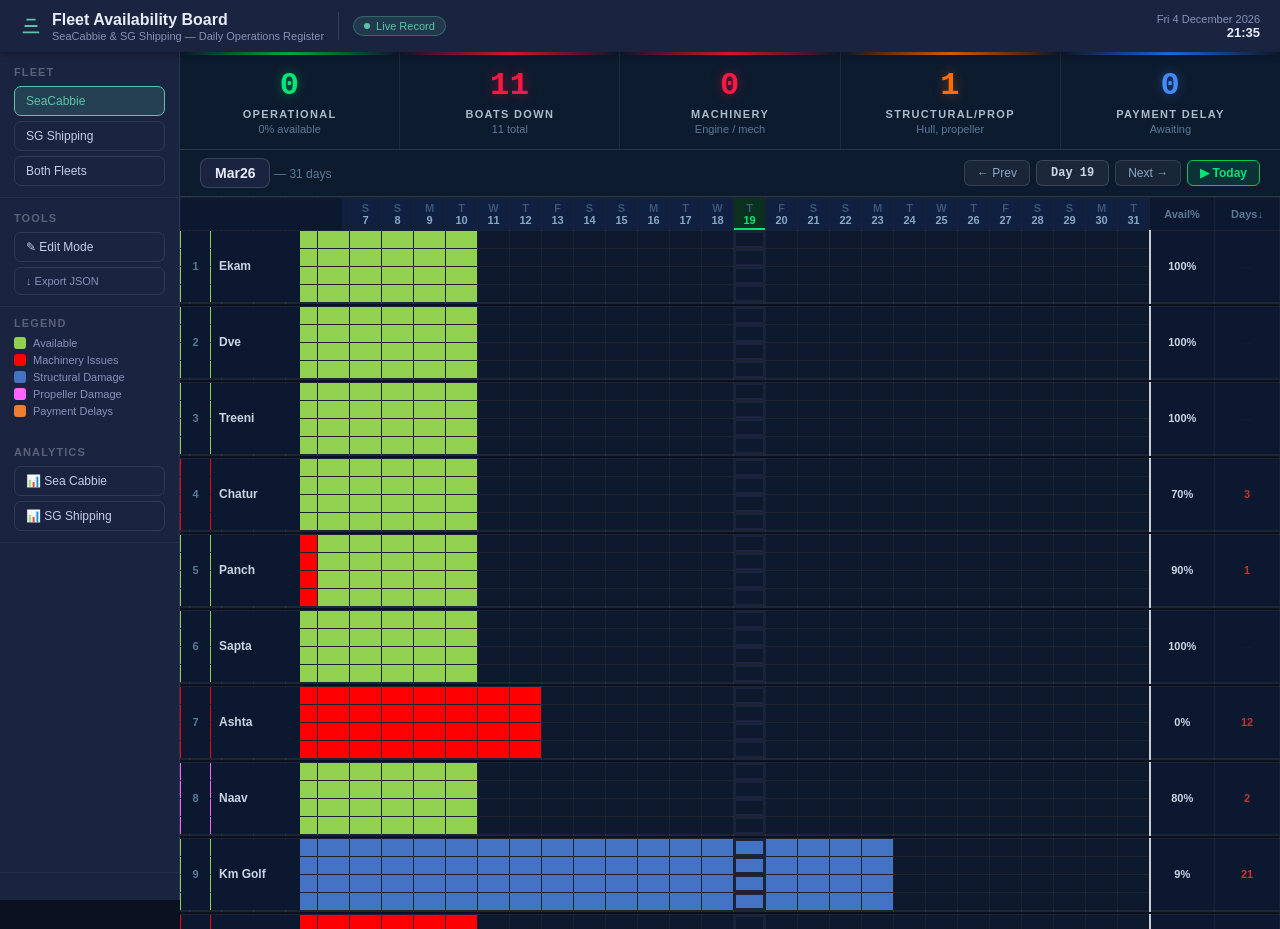
<file: fleet_board.html>
<!DOCTYPE html>
<html lang="en">
<head>
<meta charset="UTF-8">
<meta name="viewport" content="width=device-width, initial-scale=1.0">
<title>Fleet Availability Board</title>
<style>
*,*::before,*::after{box-sizing:border-box;margin:0;padding:0}
:root{
  --bg:#f5f6fa;--white:#fff;--border:#dee2e6;--border-dark:#c8cdd5;
  --text:#1a1d2b;--text2:#5a6278;--text3:#9ba3b8;
  --hdr:#1a2340;--sub:#253055;--col:#2e3d6a;--col-txt:#c5cde8;
}
body{font-family:'Segoe UI',Arial,sans-serif;background:var(--bg);color:var(--text);font-size:13px}

/* HEADER */
.hdr{background:var(--hdr);color:#e8ecf8;padding:0 20px;height:52px;display:flex;align-items:center;justify-content:space-between;position:sticky;top:0;z-index:200;box-shadow:0 2px 8px rgba(0,0,0,.3)}
.hdr-left{display:flex;align-items:center;gap:14px}
.hdr-logo{display:flex;align-items:center;gap:10px}
.hdr-logo svg{width:22px;height:22px;fill:#5bc4a8}
.hdr-title{font-size:16px;font-weight:700}
.hdr-sub{font-size:11px;color:#8892b8;margin-top:1px}
.hdr-div{width:1px;height:28px;background:rgba(255,255,255,.12)}
.chip{display:flex;align-items:center;gap:6px;border-radius:20px;padding:3px 10px;font-size:11px;border:1px solid}
.chip-green{background:rgba(92,212,168,.12);border-color:rgba(92,212,168,.3);color:#5bc4a8}
.chip-gold{background:rgba(255,200,50,.15);border-color:rgba(255,200,50,.4);color:#ffc832;display:none}
.chip-gold.on{display:flex}
.dot{width:6px;height:6px;border-radius:50%;background:currentColor;animation:blink 2s infinite}
@keyframes blink{0%,100%{opacity:1}50%{opacity:.3}}
.hdr-date{font-size:11px;color:#8892b8;text-align:right}
.hdr-date strong{display:block;font-size:13px;color:#e8ecf8}

/* CONTROLS */
/* ── LEFT NAV PANEL ── */
#left-nav{
  position:fixed;top:52px;left:0;bottom:0;width:180px;
  background:#1a2340;
  border-right:1px solid rgba(255,255,255,.08);
  z-index:150;
  display:flex;flex-direction:column;
  padding:0;
  overflow:hidden;
}
#left-nav .ln-section{padding:14px 14px 6px;border-bottom:1px solid rgba(255,255,255,.06)}
#left-nav .ln-section:last-child{border-bottom:none}
.ln-lbl{font-size:11px;color:#5a6278;text-transform:uppercase;letter-spacing:.1em;margin-bottom:8px;font-weight:600}
.ln-btn{display:block;width:100%;text-align:left;background:transparent;border:1px solid rgba(255,255,255,.1);color:#c5cde8;border-radius:7px;padding:7px 11px;font-size:12px;cursor:pointer;transition:all .15s;margin-bottom:5px;font-family:inherit}
.ln-btn:hover{border-color:rgba(255,255,255,.3);color:#fff;background:rgba(255,255,255,.05)}
.ln-btn.active-scb{background:rgba(91,196,168,.18);border-color:#5bc4a8;color:#5bc4a8}
.ln-btn.active-sgs{background:rgba(100,130,240,.18);border-color:#6482f0;color:#a0b0ff}
.ln-btn.active-all{background:rgba(255,200,50,.12);border-color:#ffc832;color:#ffc832}
.ln-btn.edit-on{background:rgba(255,180,0,.18);border-color:#ffc832;color:#ffc832;font-weight:700}
.ln-btn.save-btn{background:rgba(45,158,122,.2);border-color:#2d9e7a;color:#5bc4a8;font-weight:600;display:none}
.ln-btn.export-btn{color:#8892b8;font-size:11px}
select.ln-sel{width:100%;background:rgba(255,255,255,.07);border:1px solid rgba(255,255,255,.12);color:#c5cde8;border-radius:7px;padding:7px 28px 7px 10px;font-size:12px;cursor:pointer;outline:none;-webkit-appearance:none;appearance:none;background-image:url("data:image/svg+xml,%3Csvg xmlns='http://www.w3.org/2000/svg' width='10' height='6'%3E%3Cpath fill='%238892b8' d='M0 0l5 6 5-6z'/%3E%3C/svg%3E");background-repeat:no-repeat;background-position:right 8px center;font-family:inherit;margin-bottom:2px}
select.ln-sel option{background:#1a2340;color:#c5cde8}
.ln-legend{padding:10px 14px}
.leg{display:flex;align-items:center;gap:7px;font-size:11px;color:#8892b8;margin-bottom:5px}
.leg-sq{width:12px;height:12px;border-radius:3px;flex-shrink:0}
.ln-spacer{flex:1}
.ln-paintinfo{padding:10px 14px;border-top:1px solid rgba(255,255,255,.06);font-size:11px;color:#8892b8;min-height:28px}
/* Content area pushed right by left nav */
.main-content{margin-left:180px}

/* ── FONT IMPORT ── */
@import url('https://fonts.googleapis.com/css2?family=Rajdhani:wght@400;500;600;700&family=Chakra+Petch:wght@400;600;700&display=swap');

/* ── INTERNAL CONTENT AREA VARIABLES ── */
:root {
  --inner-bg: #0b1120;
  --inner-panel: #0d1b2e;
  --inner-panel2: #102035;
  --inner-border: rgba(255,255,255,0.07);
  --inner-border-strong: rgba(255,255,255,0.12);
  --inner-text: #c8d6e5;
  --inner-muted: #5a7a96;
}

/* ── BODY & MAIN CONTENT BACKGROUND ── */
body { background: var(--inner-bg) !important; }
.main-content { background: var(--inner-bg) !important; }

/* KPI STRIP — dark dashboard style matching reference */
.kpi-strip {
  background: var(--inner-panel) !important;
  border-bottom: 1px solid var(--inner-border-strong) !important;
  padding: 0 !important;
  display: flex !important;
  gap: 0 !important;
}
.kpi {
  flex: 1;
  padding: 18px 20px 14px !important;
  border-right: 1px solid var(--inner-border) !important;
  text-align: center;
  position: relative;
  overflow: hidden;
  transition: background 0.2s;
}
.kpi:last-child { border-right: none !important; }
.kpi:hover { background: var(--inner-panel2) !important; }
/* Top colour bar — the "glow bar" at top of each KPI card */
.kpi::before {
  content: '';
  position: absolute;
  top: 0; left: 0;
  width: 100%; height: 3px;
  background: currentColor;
  opacity: 0.4;
}
.kg::before { background: linear-gradient(to right, transparent, #00c853, transparent); opacity:1; }
.kr::before { background: linear-gradient(to right, transparent, #ff1744, transparent); opacity:1; }
.ko::before { background: linear-gradient(to right, transparent, #ff6d00, transparent); opacity:1; }
.kb::before { background: linear-gradient(to right, transparent, #2979ff, transparent); opacity:1; }
.kp::before { background: linear-gradient(to right, transparent, #aa00ff, transparent); opacity:1; }
/* KPI number — large, colour-coded, Chakra Petch */
.kpi-n {
  font-family: 'Chakra Petch', monospace !important;
  font-size: 32px !important;
  font-weight: 700 !important;
  line-height: 1;
  margin-bottom: 6px;
  letter-spacing: 0.02em;
}
/* KPI label */
.kpi-l {
  font-family: 'Rajdhani', sans-serif !important;
  font-size: 11px !important;
  font-weight: 700 !important;
  text-transform: uppercase;
  letter-spacing: 0.12em;
  color: var(--inner-text) !important;
  opacity: 0.85;
}
/* KPI sub-label */
.kpi-s {
  font-family: 'Rajdhani', sans-serif !important;
  font-size: 11px !important;
  margin-top: 3px;
  color: var(--inner-muted) !important;
}
/* Colour-coded numbers — brighter for dark bg */
.kg .kpi-n { color: #00e676 !important; text-shadow: 0 0 12px rgba(0,230,118,0.4); }
.kr .kpi-n { color: #ff1744 !important; text-shadow: 0 0 12px rgba(255,23,68,0.4); }
.ko .kpi-n { color: #ff6d00 !important; text-shadow: 0 0 12px rgba(255,109,0,0.4); }
.kb .kpi-n { color: #448aff !important; text-shadow: 0 0 12px rgba(68,138,255,0.4); }
.kp .kpi-n { color: #e040fb !important; text-shadow: 0 0 12px rgba(224,64,251,0.4); }

/* MONTH BAR — dark */
.mbar {
  background: var(--inner-panel) !important;
  border-bottom: 1px solid var(--inner-border-strong) !important;
  padding: 8px 20px !important;
  display: flex;
  align-items: center;
  gap: 12px;
}
.mtitle {
  font-family: 'Chakra Petch', monospace !important;
  font-size: 13px !important;
  font-weight: 700 !important;
  letter-spacing: 0.1em;
  color: #c8d6e5 !important;
  text-transform: uppercase;
}
.mmeta {
  font-family: 'Rajdhani', sans-serif !important;
  font-size: 12px !important;
  color: var(--inner-muted) !important;
}
.daynav { display:flex;align-items:center;gap:6px;margin-left:auto; }
.dnbtn {
  background: rgba(255,255,255,0.05) !important;
  border: 1px solid rgba(255,255,255,0.12) !important;
  color: #8aa8c0 !important;
  border-radius: 6px;
  padding: 5px 12px;
  font-size: 12px;
  font-family: 'Rajdhani', sans-serif !important;
  cursor: pointer;
  transition: all 0.15s;
}
.dnbtn:hover {
  background: rgba(255,255,255,0.1) !important;
  border-color: rgba(255,255,255,0.25) !important;
  color: #fff !important;
}
.dnbtn.today {
  background: rgba(0,180,100,0.15) !important;
  border-color: #00c853 !important;
  color: #00e676 !important;
  font-weight: 700 !important;
}
.dayind {
  font-family: 'Chakra Petch', monospace !important;
  font-size: 12px !important;
  font-weight: 600 !important;
  background: rgba(255,255,255,0.06) !important;
  border: 1px solid rgba(255,255,255,0.14) !important;
  color: #c8d6e5 !important;
  border-radius: 6px;
  padding: 5px 14px;
}

/* TABLE — dark theme */
.twrap { overflow:auto;max-height:calc(100vh - 168px); background: var(--inner-bg) !important; }
table { border-collapse:collapse;table-layout:fixed;font-size:11.5px;background:var(--inner-bg) !important; }
th,td { border:1px solid rgba(255,255,255,0.07) !important;white-space:nowrap;overflow:hidden;padding:0; }

/* Column header (day numbers row) */
.thday {
  background: #0f2040 !important;
  color: #8aa8c0 !important;
  font-family: 'Rajdhani', sans-serif !important;
  font-size: 11px !important;
  font-weight: 700 !important;
  text-align: center;
  padding: 4px 2px;
  position: sticky; top:0; z-index:20;
  width:32px;min-width:32px;max-width:32px;
  cursor: pointer;
  transition: background 0.15s;
}
.thday:hover { background: #1a3060 !important; color: #fff !important; }
.thday.sc { background: #0a3020 !important; color: #00e676 !important; box-shadow: inset 0 -2px 0 #00e676; }
.thdow { font-size:11px;color:rgba(100,140,180,0.5);text-transform:uppercase; }
.thlabels { background:#0c1830 !important;position:sticky;top:0;left:0;z-index:30;width:162px;min-width:162px; }
.thsum { background:#0c1830 !important;color:#5a7a96 !important;font-family:'Rajdhani',sans-serif !important;font-size:11px;font-weight:700;text-align:center;padding:4px 2px;position:sticky;top:0;z-index:20;width:65px;min-width:65px; }

/* Row label cells */
.tdsr {
  background: #0c1830 !important;
  color: #5a7a96 !important;
  font-family: 'Rajdhani', sans-serif !important;
  font-size: 11px !important;
  text-align:center;font-weight:700;
  width:30px;min-width:30px;max-width:30px;padding:0 2px;
  position:sticky;left:0;z-index:10;
  box-shadow: 2px 0 6px rgba(0,0,0,0.3);
}
.tdname {
  background: #0c1830 !important;
  color: #c8d6e5 !important;
  font-family: 'Rajdhani', sans-serif !important;
  font-weight: 700 !important;
  font-size: 12px !important;
  width:90px;min-width:90px;max-width:90px;padding:2px 8px;
  position:sticky;left:30px;z-index:10;
  border-right: 2px solid rgba(255,255,255,0.12) !important;
  box-shadow: 2px 0 6px rgba(0,0,0,0.3);
}
.tdslot {
  background: #0c1830 !important;
  color: #3a5a76 !important;
  font-family: 'Rajdhani', sans-serif !important;
  font-size: 11px;
  width:42px;min-width:42px;max-width:42px;padding:1px 4px;text-align:center;
}

/* STATUS CELLS */
.cell{width:32px;min-width:32px;max-width:32px;height:18px;cursor:default;position:relative;transition:background .1s}
.cell.sc{box-shadow:inset 0 0 0 2px #1a2340;z-index:5}
.sA{background:#92D050}
.sM{background:#FF0000}
.sS{background:#4472C4}
.sP{background:#FF66FF}
.sW{background:#ED7D31}

/* Empty cell — very dark, barely visible grid */
.sN { background: #0d1a2d !important; }

/* Avail% and Days↓ cells — dark base */
.tdpct { background: #0c1830 !important; color: #c8d6e5 !important; font-family: 'Rajdhani', sans-serif !important; font-weight: 700; }
.tddown { background: #0c1830 !important; font-family: 'Rajdhani', sans-serif !important; }

/* Fleet separator rows */
.bdiv td { background: var(--inner-bg) !important; border-top: 2px solid rgba(255,255,255,0.08) !important; height: 4px; }
.fsep td { background: #0c1830 !important; color: #8aa8c0 !important; font-family: 'Chakra Petch', monospace !important; letter-spacing: 0.06em; font-size: 11px; padding: 5px 8px; border-top: 1px solid rgba(255,255,255,0.08) !important; }

/* Edit mode */
body.emode .cell{cursor:crosshair}
body.emode .cell:hover{filter:brightness(.8);box-shadow:inset 0 0 0 2px #ffc832;z-index:8}
body.painting .cell{cursor:crosshair!important;user-select:none}
.cell.paint-preview{filter:brightness(.7)!important;box-shadow:inset 0 0 0 2px #fff!important;z-index:9!important}

/* Paint count indicator (now in left panel) */
#pb-count{font-size:11px;color:#8892b8}

/* Drag selection highlight — opacity only, no filter, so colour class shows through */
.cell.drag-hi{box-shadow:inset 0 0 0 2px rgba(255,255,255,0.8);z-index:9}

/* edited dot — tiny indicator, no border effect */
.cell.edited::after{content:'';position:absolute;top:1px;right:1px;width:5px;height:5px;border-radius:50%;background:rgba(255,255,255,.95);pointer-events:none;z-index:2}

/* Fill handle — Excel-style drag square, bottom-right of every cell in edit mode */
body.emode .cell .fh{
  display:block;
  position:absolute;
  bottom:-1px;right:-1px;
  width:7px;height:7px;
  background:#1a2340;
  border:1.5px solid #fff;
  border-radius:1px;
  cursor:crosshair;
  z-index:15;
  opacity:0;
  transition:opacity .1s;
  pointer-events:all;
}
body.emode .cell:hover .fh{opacity:1}
body.emode .cell.drag-hi .fh{opacity:0;pointer-events:none}
/* hide fill handle when cell is not coloured (no data) */
body.emode .cell.sN .fh{opacity:0;pointer-events:none}

.tdpct{text-align:center;font-size:11px;font-weight:700;padding:0 4px;border-left:2px solid var(--border-dark)!important}
.tddown{text-align:center;font-size:11px;padding:0 4px}
.bdiv td{height:4px;background:var(--bg);border-top:2px solid var(--border-dark)}
.fsep td{background:#2e3d6a;color:#e0e8ff;font-size:11px;font-weight:700;letter-spacing:.05em;padding:5px 8px;border-top:2px solid rgba(255,255,255,.15)}

/* STATUS PICKER PANEL */
/* SIDE PANEL — fixed right edge, never moves */
#side-panel{
  position:fixed;top:52px;right:0;bottom:0;width:230px;
  background:#1a2340;
  border-left:1px solid rgba(255,255,255,.12);
  z-index:300;
  display:none;
  flex-direction:column;
  box-shadow:-4px 0 24px rgba(0,0,0,.4);
}
#side-panel.open{display:flex}
/* shrink table wrap when panel open */
body.panel-open .twrap{margin-right:230px}
body.panel-open .mbar{margin-right:230px}
.sp-head{background:#253055;padding:12px 14px;border-bottom:1px solid rgba(255,255,255,.08);flex-shrink:0}
.sp-boat{font-size:13px;font-weight:700;color:#e8ecf8;margin-bottom:2px}
.sp-meta{font-size:11px;color:#8892b8}
.sp-body{flex:1;overflow-y:auto;padding:10px 8px}
.sp-lbl{font-size:11px;color:#8892b8;text-transform:uppercase;letter-spacing:.07em;padding:0 6px 6px;margin-top:4px}
.sp-row{display:flex;align-items:center;gap:10px;padding:8px 10px;border-radius:8px;cursor:pointer;color:#e8ecf8;font-size:12px;transition:all .1s;border:2px solid transparent}
.sp-row:hover{background:rgba(255,255,255,.08)}
.sp-row.active{background:rgba(255,255,255,.1);border-color:rgba(255,255,255,.35)}
.sp-swatch{width:18px;height:18px;border-radius:5px;flex-shrink:0;border:1px solid rgba(255,255,255,.2)}
.sp-div{height:1px;background:rgba(255,255,255,.07);margin:6px 4px}
.sp-reason{padding:0 6px;margin-top:8px}
.sp-reason-lbl{font-size:11px;color:#8892b8;margin-bottom:4px}
.sp-input{width:100%;background:rgba(255,255,255,.07);border:1px solid rgba(255,255,255,.18);color:#e8ecf8;border-radius:7px;padding:7px 9px;font-size:12px;outline:none;font-family:inherit;resize:none}
.sp-input::placeholder{color:#5a6278}
.sp-input:focus{border-color:#5bc4a8;background:rgba(255,255,255,.09)}
.sp-footer{padding:10px 10px 14px;border-top:1px solid rgba(255,255,255,.08);flex-shrink:0;display:flex;flex-direction:column;gap:6px}
.sp-apply{background:#2d9e7a;border:none;color:#fff;border-radius:8px;padding:9px;font-size:13px;font-weight:700;cursor:pointer;font-family:inherit;width:100%}
.sp-apply:hover{background:#3ab58e;transform:scale(1.01)}
.sp-brush{background:rgba(180,100,0,.3);border:1px solid rgba(255,150,0,.4);color:#ffb84d;border-radius:8px;padding:7px;font-size:12px;cursor:pointer;font-family:inherit;width:100%}
.sp-brush:hover{background:rgba(180,100,0,.5)}
.sp-close{background:transparent;border:1px solid rgba(255,255,255,.1);color:#8892b8;border-radius:8px;padding:6px;font-size:11px;cursor:pointer;font-family:inherit;width:100%}
.sp-close:hover{color:#e8ecf8}
/* idle state when no cell selected */
.sp-idle{padding:24px 14px;text-align:center;color:#5a6278;font-size:12px;line-height:1.6}
.sp-idle-icon{font-size:28px;margin-bottom:8px}

/* TOOLTIP */
#tip{position:fixed;background:#1a2340;color:#e8ecf8;font-size:11px;border-radius:9px;padding:9px 13px;max-width:290px;z-index:500;pointer-events:none;display:none;border:1px solid rgba(255,255,255,.12);line-height:1.5;box-shadow:0 4px 20px rgba(0,0,0,.5)}
.tt-b{font-weight:700;font-size:12px;margin-bottom:3px;color:#5bc4a8}
.tt-d{font-size:11px;color:#8892b8;margin-bottom:5px}
.tt-s{display:inline-block;border-radius:4px;padding:2px 9px;font-size:11px;font-weight:600;margin-bottom:4px}
.tt-r{font-size:11px;color:#c5cde8;line-height:1.4}
.tt-h{font-size:11px;color:#ffc832;margin-top:5px;padding-top:5px;border-top:1px solid rgba(255,255,255,.08);display:none}

/* ── SCI-FI GRID THEME OVERRIDES (applied via body.theme-scifi) ── */
body.theme-scifi .hdr-title { font-family:'Chakra Petch',monospace !important; letter-spacing:0.14em; color:#00f0ff !important; text-shadow:0 0 8px rgba(0,240,255,0.5); }
body.theme-scifi .hdr-sub { font-family:'Chakra Petch',monospace !important; letter-spacing:0.1em; }
body.theme-scifi .mtitle { font-family:'Chakra Petch',monospace !important; letter-spacing:0.1em; color:#00f0ff !important; }
body.theme-scifi .mbar { border-bottom-color:rgba(30,58,138,0.5) !important; }
body.theme-scifi #left-nav { border-right-color:rgba(30,58,138,0.4) !important; background:#06101e !important; }
body.theme-scifi .ln-lbl { font-family:'Chakra Petch',monospace !important; color:#00f0ff !important; letter-spacing:0.15em; }
body.theme-scifi .ln-btn { font-family:'Rajdhani',sans-serif !important; }
body.theme-scifi .ln-btn.active-scb { border-color:#00f0ff !important; color:#00f0ff !important; background:rgba(0,240,255,0.07) !important; text-shadow:0 0 6px rgba(0,240,255,0.4); }
body.theme-scifi .an-title, body.theme-scifi .an-section-title { font-family:'Chakra Petch',monospace !important; letter-spacing:0.12em; color:#00f0ff !important; }
body.theme-scifi .thday { border-color:rgba(30,58,138,0.4) !important; }
body.theme-scifi #left-nav { background:rgba(10,17,34,0.8) !important; backdrop-filter:blur(10px); border-right-color:rgba(30,58,138,0.4) !important; }
body.theme-scifi .ln-btn { clip-path:polygon(6px 0,100% 0,100% calc(100% - 6px),calc(100% - 6px) 100%,0 100%,0 6px) !important; border-radius:0 !important; }
body.theme-scifi .ln-btn.active-scb { border-color:#00f0ff !important; color:#00f0ff !important; background:rgba(0,240,255,0.07) !important; text-shadow:0 0 6px rgba(0,240,255,0.4); }
body.theme-scifi #side-panel { clip-path:polygon(10px 0,100% 0,100% calc(100% - 10px),calc(100% - 10px) 100%,0 100%,0 10px) !important; border-radius:0 !important; background:rgba(10,17,34,0.88) !important; backdrop-filter:blur(14px) !important; border:1px solid rgba(30,58,138,0.6) !important; }
body.theme-scifi #analytics-overlay { background:rgba(6,10,22,0.96) !important; backdrop-filter:blur(18px) !important; border-left:1px solid rgba(30,58,138,0.5) !important; }
body.theme-scifi #tip { clip-path:polygon(8px 0,100% 0,100% calc(100% - 8px),calc(100% - 8px) 100%,0 100%,0 8px) !important; border-radius:0 !important; background:rgba(10,17,34,0.94) !important; backdrop-filter:blur(10px); border:1px solid rgba(30,58,138,0.6) !important; }
body.theme-scifi .chip-green { color:#00f0ff !important; border-color:rgba(0,240,255,0.3) !important; background:rgba(0,240,255,0.07) !important; }
body.theme-scifi ::-webkit-scrollbar-track { background:#0a1122 !important; }
body.theme-scifi ::-webkit-scrollbar-thumb { background:#1e3a8a !important; }
body.theme-scifi ::-webkit-scrollbar-thumb:hover { background:#00f0ff !important; }

/* ── CYBER INDIGO THEME OVERRIDES (applied via body.theme-cyber) ── */
/* Futuristic shapes in fleet board */
body.theme-cyber #left-nav { border-radius:0 !important; background:rgba(10,14,40,0.7) !important; backdrop-filter:blur(12px); }
body.theme-cyber #side-panel { border-radius:16px !important; background:rgba(14,18,56,0.88) !important; backdrop-filter:blur(14px) !important; border:1px solid rgba(139,146,214,0.18) !important; border-top:1px solid rgba(255,255,255,0.10) !important; }
body.theme-cyber #analytics-overlay { background:rgba(8,11,40,0.96) !important; backdrop-filter:blur(18px) !important; }
body.theme-cyber .ln-btn { border-radius:999px !important; }
body.theme-cyber .sp-apply { border-radius:999px !important; background:rgba(43,51,198,0.8) !important; }
body.theme-cyber .sp-close, body.theme-cyber .sp-undo { border-radius:999px !important; }
body.theme-cyber #side-panel .sp-head { border-radius:16px 16px 0 0 !important; }
body.theme-cyber .main-content { background:rgba(14,18,56,0.25) !important; backdrop-filter:blur(6px); }
body.theme-cyber .thday { border-radius:6px !important; }
body.theme-cyber .kpi-strip > div { border-radius:14px !important; backdrop-filter:blur(8px); border-top:1px solid rgba(255,255,255,0.08) !important; background:rgba(14,18,56,0.5) !important; }
body.theme-cyber #tip { border-radius:14px !important; background:rgba(14,18,56,0.92) !important; backdrop-filter:blur(12px); border:1px solid rgba(139,146,214,0.2) !important; border-top:1px solid rgba(255,255,255,0.10) !important; }

body.theme-cyber .hdr-title,
body.theme-cyber .hdr-sub { font-family:'Orbitron',sans-serif !important; letter-spacing:0.1em; }
body.theme-cyber .hdr-title { color:#00e5ff !important; font-size:13px !important; }
body.theme-cyber .mtitle { font-family:'Orbitron',sans-serif !important; letter-spacing:0.08em; color:#00e5ff !important; }
body.theme-cyber .mbar { border-bottom-color:rgba(43,51,198,0.4) !important; }
body.theme-cyber #left-nav { border-right-color:rgba(43,51,198,0.3) !important; }
body.theme-cyber .ln-lbl { color:#00e5ff !important; letter-spacing:0.15em; }
body.theme-cyber .ln-btn.active-scb { border-color:#00e5ff !important; color:#00e5ff !important; background:rgba(0,229,255,0.08) !important; }
body.theme-cyber .an-title, body.theme-cyber .an-section-title { font-family:'Orbitron',sans-serif !important; letter-spacing:0.1em; }
body.theme-cyber .an-close { font-family:'Rajdhani',sans-serif !important; }
body.theme-cyber .thday { border-color:rgba(43,51,198,0.35) !important; }
body.theme-cyber .chip-green { color:#00e5ff !important; border-color:rgba(0,229,255,0.3) !important; background:rgba(0,229,255,0.08) !important; }
body.theme-cyber ::-webkit-scrollbar-thumb { background:#2b33c6 !important; }

/* ── ANALYTICS OVERLAY ─────────────────────────────────────────────────── */
#analytics-overlay{
  display:none;
  position:fixed;top:52px;left:180px;right:0;bottom:0;
  background:#0f1526;
  z-index:400;
  overflow-y:auto;
}
#analytics-overlay.open{display:block}
.an-header{
  background:#1a2340;border-bottom:1px solid rgba(255,255,255,.08);
  padding:14px 28px;display:flex;align-items:center;gap:16px;
  position:sticky;top:0;z-index:10;
}
.an-title{font-size:16px;font-weight:700;color:#e8ecf8}
.an-fleet{font-size:12px;color:#5bc4a8;background:rgba(91,196,168,.15);
  border:1px solid rgba(91,196,168,.3);border-radius:20px;padding:3px 12px}
.an-fleet.sgs{color:#a0b0ff;background:rgba(100,130,240,.15);border-color:rgba(100,130,240,.3)}
.an-close{margin-left:auto;background:transparent;border:1px solid rgba(255,255,255,.15);
  color:#8892b8;border-radius:8px;padding:6px 14px;cursor:pointer;font-size:12px;font-family:inherit}
.an-close:hover{color:#fff;border-color:rgba(255,255,255,.35)}

.an-body{padding:24px 28px 40px}
.an-kpi-row{display:flex;gap:16px;margin-bottom:28px;flex-wrap:wrap}
.an-kpi{background:#1a2340;border-radius:12px;padding:16px 20px;flex:1;min-width:140px;
  border:1px solid rgba(255,255,255,.06)}
.an-kpi-val{font-size:28px;font-weight:800;line-height:1}
.an-kpi-lbl{font-size:11px;color:#8892b8;text-transform:uppercase;letter-spacing:.08em;margin-top:4px}
.an-kpi-sub{font-size:11px;color:#5a6278;margin-top:2px}
.an-kpi.green .an-kpi-val{color:#92D050}
.an-kpi.red .an-kpi-val{color:#FF5555}
.an-kpi.orange .an-kpi-val{color:#FF8C00}
.an-kpi.blue .an-kpi-val{color:#5bc4a8}

.an-section{margin-bottom:32px}
.an-section-title{font-size:13px;font-weight:700;color:#c5cde8;
  letter-spacing:.04em;text-transform:uppercase;margin-bottom:14px;
  padding-bottom:8px;border-bottom:1px solid rgba(255,255,255,.07)}

.an-grid{display:grid;grid-template-columns:1fr 1fr;gap:20px}
.an-card{background:#1a2340;border-radius:12px;padding:18px 20px;
  border:1px solid rgba(255,255,255,.06)}
.an-card-title{display:inline-flex;align-items:center;gap:6px;font-size:11px;font-weight:700;color:#c5cde8;background:linear-gradient(135deg,rgba(255,255,255,.07),rgba(255,255,255,.03));border:1px solid rgba(255,255,255,.12);border-radius:20px;padding:5px 14px;letter-spacing:.04em;text-transform:uppercase;margin-bottom:14px}
.an-chart-wrap{position:relative}

.an-insights{background:rgba(91,196,168,.08);border:1px solid rgba(91,196,168,.2);
  border-radius:12px;padding:18px 20px}
.an-insights .an-section-title{color:#5bc4a8;border-color:rgba(91,196,168,.2)}
.an-insight-list{list-style:none;display:flex;flex-direction:column;gap:8px}
.an-insight-list li{font-size:12.5px;color:#c5cde8;line-height:1.5;
  padding-left:16px;position:relative}
.an-insight-list li::before{content:'▸';position:absolute;left:0;color:#5bc4a8;font-size:11px;top:2px}

/* month-avail bar chart container */
.an-boat-bar{display:flex;align-items:center;gap:8px;margin-bottom:5px}
.an-boat-name{width:72px;font-size:11px;color:#8892b8;text-align:right;flex-shrink:0;white-space:nowrap;overflow:hidden;text-overflow:ellipsis}
.an-bar-track{flex:1;height:14px;background:rgba(255,255,255,.05);border-radius:3px;overflow:hidden;display:flex}
.an-bar-seg{height:100%;transition:width .3s}
.an-bar-pct{width:34px;font-size:11px;color:#8892b8;text-align:right;flex-shrink:0}
.an-bar-legend{display:flex;gap:12px;flex-wrap:wrap;margin-top:10px}
.an-bar-legend-item{display:flex;align-items:center;gap:5px;font-size:11px;color:#8892b8}
.an-bar-legend-dot{width:10px;height:10px;border-radius:2px;flex-shrink:0}

.an-month-tabs{display:flex;gap:6px;flex-wrap:wrap;margin-bottom:16px}
.an-mtab{background:transparent;border:1px solid rgba(255,255,255,.12);color:#8892b8;
  border-radius:6px;padding:4px 10px;font-size:11px;cursor:pointer;font-family:inherit;transition:all .15s}
.an-mtab:hover{border-color:rgba(255,255,255,.3);color:#c5cde8}
.an-mtab.active-scb{background:rgba(91,196,168,.18);border-color:#5bc4a8;color:#5bc4a8;font-weight:700}
.an-mtab.active-sgs{background:rgba(100,130,240,.18);border-color:#6482f0;color:#a0b0ff;font-weight:700}

@media(max-width:900px){
  .an-grid{grid-template-columns:1fr}
  #analytics-overlay{left:0}
}

</style>
</head>
<body>

<div class="hdr">
  <div class="hdr-left">
    <div class="hdr-logo">
      <svg viewBox="0 0 24 24"><path d="M3 18h18v2H3v-2zm2-7h14v2H5v-2zm2-7h10v2H7V4z"/></svg>
      <div>
        <div class="hdr-title">Fleet Availability Board</div>
        <div class="hdr-sub">SeaCabbie &amp; SG Shipping — Daily Operations Register</div>
      </div>
    </div>
    <div class="hdr-div"></div>
    <div class="chip chip-green"><span class="dot"></span>Live Record</div>
    <div class="chip chip-gold" id="edit-chip"><span class="dot"></span>Edit Mode — click any cell</div>
  </div>
  <div class="hdr-date" id="hdr-date">—<strong id="hdr-time">—</strong></div>
</div>

<!-- LEFT NAVIGATION PANEL -->
<div id="left-nav">
  <div class="ln-section" style="display:none">
    <div class="ln-lbl">Month</div>
    <select class="ln-sel" id="msel" onchange="onMonthChange(this.value)"></select>
  </div>
  <div class="ln-section">
    <div class="ln-lbl">Fleet</div>
    <button class="ln-btn active-scb" id="btn-scb" onclick="setFleet('SCB')">SeaCabbie</button>
    <button class="ln-btn" id="btn-sgs" onclick="setFleet('SGS')">SG Shipping</button>
    <button class="ln-btn" id="btn-all" onclick="setFleet('ALL')">Both Fleets</button>
  </div>
  <div class="ln-section">
    <div class="ln-lbl">Tools</div>
    <span id="fleet-edit-btn-wrap"><button class="ln-btn" id="btn-edit" onclick="toggleEdit()">✎ Edit Mode</button></span>
    <button class="ln-btn save-btn" id="btn-save" onclick="saveAll()">✓ Save changes</button>
    <button class="ln-btn export-btn" id="btn-exp" onclick="exportJSON()">↓ Export JSON</button>
  </div>
  <div class="ln-legend">
    <div class="ln-lbl">Legend</div>
    <div class="leg"><div class="leg-sq" style="background:#92D050"></div>Available</div>
    <div class="leg"><div class="leg-sq" style="background:#FF0000"></div>Machinery Issues</div>
    <div class="leg"><div class="leg-sq" style="background:#4472C4"></div>Structural Damage</div>
    <div class="leg"><div class="leg-sq" style="background:#FF66FF"></div>Propeller Damage</div>
    <div class="leg"><div class="leg-sq" style="background:#ED7D31"></div>Payment Delays</div>
  </div>
  <div class="ln-section">
    <div class="ln-lbl">Analytics</div>
    <button class="ln-btn" id="btn-an-scb" onclick="openAnalytics('SCB')">📊 Sea Cabbie</button>
    <button class="ln-btn" id="btn-an-sgs" onclick="openAnalytics('SGS')">📊 SG Shipping</button>
  </div>
  <div class="ln-spacer"></div>
  <div class="ln-paintinfo" id="pb-count"></div>
</div>

<div class="main-content">
<div class="kpi-strip" id="kpis"></div>

<div class="mbar">
  <div style="position:relative;display:inline-block">
    <button id="mtitle" onclick="toggleMonthPicker()" style="cursor:pointer;user-select:none;background:#1a2340;border:1px solid rgba(255,255,255,.15);color:#e8ecf8;border-radius:8px;padding:6px 14px;font-size:14px;font-weight:700;font-family:inherit;display:inline-flex;align-items:center;gap:8px;transition:all .15s;outline:none" onmouseover="this.style.borderColor='rgba(255,255,255,.4)';this.style.background='#253055'" onmouseout="this.style.borderColor='rgba(255,255,255,.15)';this.style.background='#1a2340'">—
      <svg width="10" height="6" viewBox="0 0 10 6" style="flex-shrink:0;transition:transform .2s" id="mtitle-arrow"><path d="M0 0l5 6 5-6z" fill="#8892b8"/></svg>
    </button>
    <span class="mmeta" id="mmeta"></span>
    <div id="month-picker" style="display:none;position:absolute;top:calc(100% + 6px);left:0;background:#1a2340;border:1px solid rgba(255,255,255,.18);border-radius:10px;z-index:500;min-width:120px;box-shadow:0 8px 32px rgba(0,0,0,.6);padding:6px 0;margin-top:0"></div>
  </div>
  <div class="daynav">
    <button class="dnbtn" onclick="shiftDay(-1)">← Prev</button>
    <span class="dayind" id="dayind">Day —</span>
    <button class="dnbtn" onclick="shiftDay(1)">Next →</button>
    <button class="dnbtn today" onclick="jumpToday()">▶ Today</button>
  </div>
</div>

<div class="twrap"><table id="tbl"></table></div>

<!-- FIXED SIDE PANEL — stays put, never floats -->
<div id="side-panel">
  <div class="sp-head">
    <div class="sp-boat" id="sp-boat">—</div>
    <div class="sp-meta" id="sp-meta">Click a cell to edit</div>
  </div>
  <div class="sp-body">
    <div class="sp-idle" id="sp-idle">
      <div class="sp-idle-icon">✎</div>
      Click any cell in the grid to set its status
    </div>
    <div id="sp-options" style="display:none">
      <div class="sp-lbl">Select status</div>
      <div class="sp-row" id="spA" onclick="pickStatus('A')"><div class="sp-swatch" style="background:#92D050"></div>Available</div>
      <div class="sp-row" id="spM" onclick="pickStatus('M')"><div class="sp-swatch" style="background:#FF0000"></div>Machinery Issues</div>
      <div class="sp-row" id="spS" onclick="pickStatus('S')"><div class="sp-swatch" style="background:#4472C4"></div>Structural Damage</div>
      <div class="sp-row" id="spP" onclick="pickStatus('P')"><div class="sp-swatch" style="background:#FF66FF"></div>Propeller Damage</div>
      <div class="sp-row" id="spW" onclick="pickStatus('W')"><div class="sp-swatch" style="background:#ED7D31"></div>Payment Delays</div>
      <div class="sp-row" id="spN" onclick="pickStatus('N')"><div class="sp-swatch" style="background:#e8eaee;border:1.5px solid #8892b8"></div>Revert (clear)</div>
      <div class="sp-div"></div>
      <div class="sp-reason">
        <div class="sp-reason-lbl">Reason / note</div>
        <textarea class="sp-input" id="sp-reason" rows="2" placeholder="e.g. Engine shaft bolt sheared" maxlength="120"></textarea>
      </div>
    </div>
  </div>
  <div class="sp-footer" id="sp-footer" style="display:none">
    <button class="sp-apply" onclick="applyEdit()">✓ Apply colour</button>
    <button class="sp-close" onclick="closePicker()">✕ Close</button>
  </div>
</div>

</div><!-- /main-content -->

<!-- ANALYTICS OVERLAY -->
<div id="analytics-overlay">
  <div class="an-header">
    <span class="an-title" id="an-title">Fleet Analytics</span>
    <span class="an-fleet" id="an-fleet-chip">—</span>
    <button class="an-close" onclick="closeAnalytics()">✕ Close</button>
  </div>
  <div class="an-body" id="an-body"><!-- rendered by JS --></div>
</div>


<!-- TOOLTIP -->
<div id="tip">
  <div class="tt-b" id="tt-b"></div>
  <div class="tt-d" id="tt-d"></div>
  <div class="tt-s" id="tt-s"></div>
  <div class="tt-r" id="tt-r"></div>
  <div class="tt-h" id="tt-h">✎ Click to edit this cell</div>
</div>

<script>
const D = {"SCB_Aug_2025":{"fleet":"SCB","month":"Aug","year":2025,"days":31,"boats":[{"name":"Ekam","sr":1,"days":[{"d":1,"s":"N","r":""},{"d":2,"s":"N","r":""},{"d":3,"s":"N","r":""},{"d":4,"s":"N","r":""},{"d":5,"s":"N","r":""},{"d":6,"s":"N","r":""},{"d":7,"s":"N","r":""},{"d":8,"s":"N","r":""},{"d":9,"s":"N","r":""},{"d":10,"s":"N","r":""},{"d":11,"s":"N","r":""},{"d":12,"s":"N","r":""},{"d":13,"s":"N","r":""},{"d":14,"s":"N","r":""},{"d":15,"s":"A","r":""},{"d":16,"s":"A","r":""},{"d":17,"s":"A","r":""},{"d":18,"s":"M","r":"Exhaust riser leakage. Need to fabricate a new one and fit."},{"d":19,"s":"M","r":"Exhaust riser leakage. Need to fabricate a new one and fit. Awaiting payment for spares."},{"d":20,"s":"M","r":"Exhaust riser leakage. Need to fabricate a new one and fit. Awaiting payment for spares."},{"d":21,"s":"M","r":"Exhaust riser leakage. Need to fabricate a new one and fit. Awaiting payment for spares."},{"d":22,"s":"M","r":"Exhaust riser leakage. Need new riser.  Awaiting payment for spares. Payment made but not "},{"d":23,"s":"M","r":"Exhaust riser leakage. Need new riser.  Awaiting payment for spares. Payment made but not "},{"d":24,"s":"M","r":"Exhaust riser leakage. Need new riser. payment made. To be fitted today."},{"d":25,"s":"A","r":""},{"d":26,"s":"A","r":""},{"d":27,"s":"A","r":""},{"d":28,"s":"A","r":""},{"d":29,"s":"A","r":""},{"d":30,"s":"A","r":""},{"d":31,"s":"A","r":""}]},{"name":"Dve","sr":2,"days":[{"d":1,"s":"N","r":""},{"d":2,"s":"N","r":""},{"d":3,"s":"N","r":""},{"d":4,"s":"N","r":""},{"d":5,"s":"N","r":""},{"d":6,"s":"N","r":""},{"d":7,"s":"N","r":""},{"d":8,"s":"N","r":""},{"d":9,"s":"N","r":""},{"d":10,"s":"N","r":""},{"d":11,"s":"N","r":""},{"d":12,"s":"N","r":""},{"d":13,"s":"N","r":""},{"d":14,"s":"N","r":""},{"d":15,"s":"A","r":""},{"d":16,"s":"A","r":""},{"d":17,"s":"A","r":""},{"d":18,"s":"A","r":""},{"d":19,"s":"A","r":""},{"d":20,"s":"A","r":""},{"d":21,"s":"A","r":""},{"d":22,"s":"A","r":""},{"d":23,"s":"A","r":""},{"d":24,"s":"A","r":""},{"d":25,"s":"A","r":""},{"d":26,"s":"A","r":""},{"d":27,"s":"A","r":""},{"d":28,"s":"A","r":""},{"d":29,"s":"A","r":""},{"d":30,"s":"A","r":""},{"d":31,"s":"A","r":""}]},{"name":"Treeni","sr":3,"days":[{"d":1,"s":"N","r":""},{"d":2,"s":"N","r":""},{"d":3,"s":"N","r":""},{"d":4,"s":"N","r":""},{"d":5,"s":"N","r":""},{"d":6,"s":"N","r":""},{"d":7,"s":"N","r":""},{"d":8,"s":"N","r":""},{"d":9,"s":"N","r":""},{"d":10,"s":"N","r":""},{"d":11,"s":"N","r":""},{"d":12,"s":"N","r":""},{"d":13,"s":"N","r":""},{"d":14,"s":"N","r":""},{"d":15,"s":"A","r":""},{"d":16,"s":"A","r":""},{"d":17,"s":"A","r":""},{"d":18,"s":"A","r":""},{"d":19,"s":"A","r":""},{"d":20,"s":"A","r":""},{"d":21,"s":"A","r":""},{"d":22,"s":"A","r":""},{"d":23,"s":"M","r":"TC Lub Oil return line damaged. Oil leaking. Rectified within 2 hrs."},{"d":24,"s":"A","r":""},{"d":25,"s":"A","r":""},{"d":26,"s":"A","r":""},{"d":27,"s":"A","r":""},{"d":28,"s":"A","r":""},{"d":29,"s":"A","r":""},{"d":30,"s":"A","r":""},{"d":31,"s":"A","r":""}]},{"name":"Chatur","sr":4,"days":[{"d":1,"s":"N","r":""},{"d":2,"s":"N","r":""},{"d":3,"s":"N","r":""},{"d":4,"s":"N","r":""},{"d":5,"s":"N","r":""},{"d":6,"s":"N","r":""},{"d":7,"s":"N","r":""},{"d":8,"s":"N","r":""},{"d":9,"s":"N","r":""},{"d":10,"s":"N","r":""},{"d":11,"s":"N","r":""},{"d":12,"s":"N","r":""},{"d":13,"s":"N","r":""},{"d":14,"s":"N","r":""},{"d":15,"s":"A","r":""},{"d":16,"s":"A","r":""},{"d":17,"s":"A","r":""},{"d":18,"s":"A","r":""},{"d":19,"s":"A","r":""},{"d":20,"s":"A","r":""},{"d":21,"s":"A","r":""},{"d":22,"s":"A","r":""},{"d":23,"s":"A","r":""},{"d":24,"s":"A","r":""},{"d":25,"s":"A","r":""},{"d":26,"s":"A","r":""},{"d":27,"s":"A","r":""},{"d":28,"s":"A","r":""},{"d":29,"s":"A","r":""},{"d":30,"s":"A","r":""},{"d":31,"s":"A","r":""}]},{"name":"Panch","sr":5,"days":[{"d":1,"s":"N","r":""},{"d":2,"s":"N","r":""},{"d":3,"s":"N","r":""},{"d":4,"s":"N","r":""},{"d":5,"s":"N","r":""},{"d":6,"s":"N","r":""},{"d":7,"s":"N","r":""},{"d":8,"s":"N","r":""},{"d":9,"s":"N","r":""},{"d":10,"s":"N","r":""},{"d":11,"s":"N","r":""},{"d":12,"s":"N","r":""},{"d":13,"s":"N","r":""},{"d":14,"s":"N","r":""},{"d":15,"s":"A","r":""},{"d":16,"s":"A","r":""},{"d":17,"s":"A","r":""},{"d":18,"s":"A","r":""},{"d":19,"s":"A","r":""},{"d":20,"s":"A","r":""},{"d":21,"s":"A","r":""},{"d":22,"s":"A","r":""},{"d":23,"s":"A","r":""},{"d":24,"s":"A","r":""},{"d":25,"s":"A","r":""},{"d":26,"s":"A","r":""},{"d":27,"s":"A","r":""},{"d":28,"s":"A","r":""},{"d":29,"s":"A","r":""},{"d":30,"s":"A","r":""},{"d":31,"s":"A","r":""}]},{"name":"Sapta","sr":6,"days":[{"d":1,"s":"M","r":"Engine down"},{"d":2,"s":"M","r":"Engine down"},{"d":3,"s":"M","r":"Engine down"},{"d":4,"s":"M","r":"Engine down"},{"d":5,"s":"M","r":"Engine down"},{"d":6,"s":"M","r":"Engine down"},{"d":7,"s":"M","r":"Engine down"},{"d":8,"s":"M","r":"Engine down"},{"d":9,"s":"M","r":"Engine down"},{"d":10,"s":"M","r":"Engine down"},{"d":11,"s":"M","r":"Engine down"},{"d":12,"s":"M","r":"Engine down"},{"d":13,"s":"M","r":"Engine down"},{"d":14,"s":"M","r":"Engine down"},{"d":15,"s":"M","r":"Engine down"},{"d":16,"s":"M","r":"Engine down"},{"d":17,"s":"M","r":"Engine down"},{"d":18,"s":"M","r":"Engine down"},{"d":19,"s":"M","r":"Engine down"},{"d":20,"s":"M","r":"Engine down"},{"d":21,"s":"M","r":"Engine down"},{"d":22,"s":"M","r":"Engine down"},{"d":23,"s":"M","r":"Engine down"},{"d":24,"s":"M","r":"Engine down"},{"d":25,"s":"M","r":"Engine down"},{"d":26,"s":"M","r":"Engine down"},{"d":27,"s":"M","r":"Engine down"},{"d":28,"s":"M","r":"Engine down"},{"d":29,"s":"M","r":"Engine down"},{"d":30,"s":"M","r":"Engine down"},{"d":31,"s":"M","r":"Engine down"}]},{"name":"Ashta","sr":7,"days":[{"d":1,"s":"N","r":""},{"d":2,"s":"N","r":""},{"d":3,"s":"N","r":""},{"d":4,"s":"N","r":""},{"d":5,"s":"N","r":""},{"d":6,"s":"N","r":""},{"d":7,"s":"N","r":""},{"d":8,"s":"N","r":""},{"d":9,"s":"N","r":""},{"d":10,"s":"N","r":""},{"d":11,"s":"N","r":""},{"d":12,"s":"N","r":""},{"d":13,"s":"N","r":""},{"d":14,"s":"N","r":""},{"d":15,"s":"A","r":""},{"d":16,"s":"A","r":""},{"d":17,"s":"A","r":""},{"d":18,"s":"M","r":"leak from Sea chest vv pipeline. Propeller shaft work out and tube missing.  Boat sent to "},{"d":19,"s":"M","r":"leak from Sea chest vv pipeline. Propeller shaft work out and tube missing.  Boat sent to "},{"d":20,"s":"M","r":"leak from Sea chest vv pipeline. Propeller shaft work out and tube missing.  Boat sent to "},{"d":21,"s":"M","r":"leak from Sea chest vv pipeline. Propeller shaft work out and tube missing.  Boat sent to "},{"d":22,"s":"M","r":"leak from Sea chest vv pipeline. Propeller shaft work out and tube missing.  Boat sent to "},{"d":23,"s":"M","r":"leak from Sea chest vv pipeline. Propeller shaft work out and tube missing.  Boat sent to "},{"d":24,"s":"M","r":"leak from Sea chest vv pipeline. Propeller shaft work out and tube missing.  Boat sent to "},{"d":25,"s":"M","r":"leak from Sea chest vv pipeline. Propeller shaft work out and tube missing.  Boat sent to "},{"d":26,"s":"M","r":"leak from Sea chest vv pipeline. Propeller shaft work out and tube missing.  Boat sent to "},{"d":27,"s":"M","r":"leak from Sea chest vv pipeline. Propeller shaft work out and tube missing.  Boat sent to "},{"d":28,"s":"M","r":"leak from Sea chest vv pipeline. Propeller shaft work out and tube missing.  Boat sent to "},{"d":29,"s":"M","r":"leak from Sea chest vv pipeline. Propeller shaft work out and tube missing.  Boat sent to "},{"d":30,"s":"M","r":"leak from Sea chest vv pipeline. Propeller shaft work out and tube missing.  Boat sent to "},{"d":31,"s":"M","r":"leak from Sea chest vv pipeline. Propeller shaft work out and tube missing.  Boat sent to "}]},{"name":"Naav","sr":8,"days":[{"d":1,"s":"N","r":""},{"d":2,"s":"N","r":""},{"d":3,"s":"N","r":""},{"d":4,"s":"N","r":""},{"d":5,"s":"N","r":""},{"d":6,"s":"N","r":""},{"d":7,"s":"N","r":""},{"d":8,"s":"N","r":""},{"d":9,"s":"N","r":""},{"d":10,"s":"N","r":""},{"d":11,"s":"N","r":""},{"d":12,"s":"N","r":""},{"d":13,"s":"N","r":""},{"d":14,"s":"N","r":""},{"d":15,"s":"A","r":""},{"d":16,"s":"A","r":""},{"d":17,"s":"A","r":""},{"d":18,"s":"A","r":""},{"d":19,"s":"A","r":""},{"d":20,"s":"A","r":""},{"d":21,"s":"A","r":""},{"d":22,"s":"A","r":""},{"d":23,"s":"A","r":""},{"d":24,"s":"A","r":""},{"d":25,"s":"A","r":""},{"d":26,"s":"A","r":""},{"d":27,"s":"A","r":""},{"d":28,"s":"A","r":""},{"d":29,"s":"A","r":""},{"d":30,"s":"A","r":""},{"d":31,"s":"A","r":""}]},{"name":"Km Golf","sr":9,"days":[{"d":1,"s":"N","r":""},{"d":2,"s":"N","r":""},{"d":3,"s":"N","r":""},{"d":4,"s":"N","r":""},{"d":5,"s":"N","r":""},{"d":6,"s":"N","r":""},{"d":7,"s":"N","r":""},{"d":8,"s":"N","r":""},{"d":9,"s":"N","r":""},{"d":10,"s":"N","r":""},{"d":11,"s":"N","r":""},{"d":12,"s":"N","r":""},{"d":13,"s":"N","r":""},{"d":14,"s":"N","r":""},{"d":15,"s":"P","r":"Propeller damage leading to gear case seizing."},{"d":16,"s":"P","r":"Propeller damage leading to gear case seizing. Gear case removed from boat and brought to "},{"d":17,"s":"P","r":"Propeller damage leading to gear case seizing. Gearcase dismantled and damaged parts ident"},{"d":18,"s":"P","r":"Propeller damage leading to gear case seizing. RFQ for damaged parts and complete gearcase"},{"d":19,"s":"P","r":"Propeller damage leading to gear case seizing."},{"d":20,"s":"P","r":"Propeller damage leading to gear case seizing."},{"d":21,"s":"P","r":"Propeller damage leading to gear case seizing."},{"d":22,"s":"A","r":""},{"d":23,"s":"A","r":""},{"d":24,"s":"A","r":""},{"d":25,"s":"A","r":""},{"d":26,"s":"A","r":""},{"d":27,"s":"A","r":""},{"d":28,"s":"A","r":""},{"d":29,"s":"A","r":""},{"d":30,"s":"A","r":""},{"d":31,"s":"A","r":""}]},{"name":"Vayu1","sr":10,"days":[{"d":1,"s":"N","r":""},{"d":2,"s":"N","r":""},{"d":3,"s":"N","r":""},{"d":4,"s":"N","r":""},{"d":5,"s":"N","r":""},{"d":6,"s":"N","r":""},{"d":7,"s":"N","r":""},{"d":8,"s":"N","r":""},{"d":9,"s":"N","r":""},{"d":10,"s":"N","r":""},{"d":11,"s":"N","r":""},{"d":12,"s":"N","r":""},{"d":13,"s":"N","r":""},{"d":14,"s":"N","r":""},{"d":15,"s":"A","r":""},{"d":16,"s":"A","r":""},{"d":17,"s":"A","r":""},{"d":18,"s":"A","r":""},{"d":19,"s":"A","r":""},{"d":20,"s":"A","r":""},{"d":21,"s":"A","r":""},{"d":22,"s":"A","r":""},{"d":23,"s":"A","r":""},{"d":24,"s":"A","r":""},{"d":25,"s":"A","r":""},{"d":26,"s":"A","r":""},{"d":27,"s":"A","r":""},{"d":28,"s":"A","r":""},{"d":29,"s":"A","r":""},{"d":30,"s":"A","r":""},{"d":31,"s":"A","r":""}]},{"name":"Vayu2","sr":11,"days":[{"d":1,"s":"N","r":""},{"d":2,"s":"N","r":""},{"d":3,"s":"N","r":""},{"d":4,"s":"N","r":""},{"d":5,"s":"N","r":""},{"d":6,"s":"N","r":""},{"d":7,"s":"N","r":""},{"d":8,"s":"N","r":""},{"d":9,"s":"N","r":""},{"d":10,"s":"N","r":""},{"d":11,"s":"N","r":""},{"d":12,"s":"N","r":""},{"d":13,"s":"N","r":""},{"d":14,"s":"N","r":""},{"d":15,"s":"A","r":""},{"d":16,"s":"A","r":""},{"d":17,"s":"A","r":""},{"d":18,"s":"A","r":""},{"d":19,"s":"A","r":""},{"d":20,"s":"A","r":""},{"d":21,"s":"A","r":""},{"d":22,"s":"A","r":""},{"d":23,"s":"A","r":""},{"d":24,"s":"A","r":""},{"d":25,"s":"A","r":""},{"d":26,"s":"A","r":""},{"d":27,"s":"A","r":""},{"d":28,"s":"A","r":""},{"d":29,"s":"A","r":""},{"d":30,"s":"A","r":""},{"d":31,"s":"A","r":""}]}]},"SGS_Aug_2025":{"fleet":"SGS","month":"Aug","year":2025,"days":31,"boats":[{"name":"Galaxy","sr":1,"days":[{"d":1,"s":"N","r":""},{"d":2,"s":"N","r":""},{"d":3,"s":"N","r":""},{"d":4,"s":"N","r":""},{"d":5,"s":"N","r":""},{"d":6,"s":"N","r":""},{"d":7,"s":"N","r":""},{"d":8,"s":"N","r":""},{"d":9,"s":"N","r":""},{"d":10,"s":"N","r":""},{"d":11,"s":"N","r":""},{"d":12,"s":"N","r":""},{"d":13,"s":"N","r":""},{"d":14,"s":"N","r":""},{"d":15,"s":"N","r":""},{"d":16,"s":"N","r":""},{"d":17,"s":"N","r":""},{"d":18,"s":"A","r":""},{"d":19,"s":"A","r":""},{"d":20,"s":"A","r":""},{"d":21,"s":"A","r":""},{"d":22,"s":"M","r":"Vibration after colliding with floating debris."},{"d":23,"s":"M","r":"boat in yard for repairs. Propeller Repairs paused due to Chua payment pending."},{"d":24,"s":"M","r":"boat in yard for repairs. Propeller Repairs paused due to Chua payment pending."},{"d":25,"s":"M","r":"boat in yard for repairs. Awaiting payment for spares."},{"d":26,"s":"N","r":""},{"d":27,"s":"A","r":""},{"d":28,"s":"A","r":""},{"d":29,"s":"A","r":""},{"d":30,"s":"A","r":""},{"d":31,"s":"A","r":""}]},{"name":"Brave","sr":2,"days":[{"d":1,"s":"N","r":""},{"d":2,"s":"N","r":""},{"d":3,"s":"N","r":""},{"d":4,"s":"N","r":""},{"d":5,"s":"N","r":""},{"d":6,"s":"N","r":""},{"d":7,"s":"N","r":""},{"d":8,"s":"N","r":""},{"d":9,"s":"N","r":""},{"d":10,"s":"N","r":""},{"d":11,"s":"N","r":""},{"d":12,"s":"N","r":""},{"d":13,"s":"N","r":""},{"d":14,"s":"N","r":""},{"d":15,"s":"N","r":""},{"d":16,"s":"N","r":""},{"d":17,"s":"N","r":""},{"d":18,"s":"A","r":""},{"d":19,"s":"A","r":""},{"d":20,"s":"A","r":""},{"d":21,"s":"A","r":""},{"d":22,"s":"A","r":""},{"d":23,"s":"A","r":""},{"d":24,"s":"A","r":""},{"d":25,"s":"A","r":""},{"d":26,"s":"A","r":""},{"d":27,"s":"A","r":""},{"d":28,"s":"A","r":""},{"d":29,"s":"A","r":""},{"d":30,"s":"A","r":""},{"d":31,"s":"A","r":""}]},{"name":"Fortune","sr":3,"days":[{"d":1,"s":"N","r":""},{"d":2,"s":"N","r":""},{"d":3,"s":"N","r":""},{"d":4,"s":"N","r":""},{"d":5,"s":"N","r":""},{"d":6,"s":"N","r":""},{"d":7,"s":"N","r":""},{"d":8,"s":"N","r":""},{"d":9,"s":"N","r":""},{"d":10,"s":"N","r":""},{"d":11,"s":"N","r":""},{"d":12,"s":"N","r":""},{"d":13,"s":"N","r":""},{"d":14,"s":"N","r":""},{"d":15,"s":"N","r":""},{"d":16,"s":"N","r":""},{"d":17,"s":"N","r":""},{"d":18,"s":"M","r":"tank leakage to be rectified in yard, Engine down. Boat in yard for repairs."},{"d":19,"s":"M","r":"tank leakage to be rectified in yard, Engine down. Boat in yard for repairs."},{"d":20,"s":"M","r":"tank leakage to be rectified in yard, Engine down. Boat in yard for repairs."},{"d":21,"s":"M","r":"tank leakage to be rectified in yard, Engine down. Boat in yard for repairs."},{"d":22,"s":"M","r":"tank leakage to be rectified in yard, Engine down. Boat in yard for repairs."},{"d":23,"s":"M","r":"tank leakage to be rectified in yard, Engine down. Boat in yard for repairs."},{"d":24,"s":"M","r":"tank leakage to be rectified in yard, Engine down. Boat in yard for repairs."},{"d":25,"s":"M","r":"tank leakage to be rectified in yard, Engine down. Boat in yard for repairs."},{"d":26,"s":"M","r":"tank leakage to be rectified in yard, Engine down. Boat in yard for repairs."},{"d":27,"s":"M","r":"tank leakage to be rectified in yard, Engine down. Boat in yard for repairs."},{"d":28,"s":"M","r":"tank leakage to be rectified in yard, Engine down. Boat in yard for repairs."},{"d":29,"s":"M","r":"tank leakage to be rectified in yard, Engine down. Boat in yard for repairs."},{"d":30,"s":"M","r":"tank leakage to be rectified in yard, Engine down. Boat in yard for repairs."},{"d":31,"s":"N","r":""}]},{"name":"Justice","sr":4,"days":[{"d":1,"s":"N","r":""},{"d":2,"s":"N","r":""},{"d":3,"s":"N","r":""},{"d":4,"s":"N","r":""},{"d":5,"s":"N","r":""},{"d":6,"s":"N","r":""},{"d":7,"s":"N","r":""},{"d":8,"s":"N","r":""},{"d":9,"s":"N","r":""},{"d":10,"s":"N","r":""},{"d":11,"s":"N","r":""},{"d":12,"s":"N","r":""},{"d":13,"s":"N","r":""},{"d":14,"s":"N","r":""},{"d":15,"s":"N","r":""},{"d":16,"s":"N","r":""},{"d":17,"s":"N","r":""},{"d":18,"s":"A","r":""},{"d":19,"s":"A","r":""},{"d":20,"s":"A","r":""},{"d":21,"s":"A","r":""},{"d":22,"s":"A","r":""},{"d":23,"s":"A","r":""},{"d":24,"s":"A","r":""},{"d":25,"s":"A","r":""},{"d":26,"s":"A","r":""},{"d":27,"s":"A","r":""},{"d":28,"s":"A","r":""},{"d":29,"s":"A","r":""},{"d":30,"s":"A","r":""},{"d":31,"s":"A","r":""}]},{"name":"Patience","sr":5,"days":[{"d":1,"s":"N","r":""},{"d":2,"s":"N","r":""},{"d":3,"s":"N","r":""},{"d":4,"s":"N","r":""},{"d":5,"s":"N","r":""},{"d":6,"s":"N","r":""},{"d":7,"s":"N","r":""},{"d":8,"s":"N","r":""},{"d":9,"s":"N","r":""},{"d":10,"s":"N","r":""},{"d":11,"s":"N","r":""},{"d":12,"s":"N","r":""},{"d":13,"s":"N","r":""},{"d":14,"s":"N","r":""},{"d":15,"s":"N","r":""},{"d":16,"s":"N","r":""},{"d":17,"s":"N","r":""},{"d":18,"s":"A","r":""},{"d":19,"s":"A","r":""},{"d":20,"s":"A","r":""},{"d":21,"s":"A","r":""},{"d":22,"s":"A","r":""},{"d":23,"s":"A","r":""},{"d":24,"s":"A","r":""},{"d":25,"s":"A","r":""},{"d":26,"s":"A","r":""},{"d":27,"s":"A","r":""},{"d":28,"s":"A","r":""},{"d":29,"s":"A","r":""},{"d":30,"s":"A","r":""},{"d":31,"s":"A","r":""}]},{"name":"Loyalty","sr":6,"days":[{"d":1,"s":"N","r":""},{"d":2,"s":"N","r":""},{"d":3,"s":"N","r":""},{"d":4,"s":"N","r":""},{"d":5,"s":"N","r":""},{"d":6,"s":"N","r":""},{"d":7,"s":"N","r":""},{"d":8,"s":"N","r":""},{"d":9,"s":"N","r":""},{"d":10,"s":"N","r":""},{"d":11,"s":"N","r":""},{"d":12,"s":"N","r":""},{"d":13,"s":"N","r":""},{"d":14,"s":"N","r":""},{"d":15,"s":"N","r":""},{"d":16,"s":"N","r":""},{"d":17,"s":"N","r":""},{"d":18,"s":"A","r":""},{"d":19,"s":"A","r":""},{"d":20,"s":"A","r":""},{"d":21,"s":"A","r":""},{"d":22,"s":"A","r":""},{"d":23,"s":"A","r":""},{"d":24,"s":"A","r":""},{"d":25,"s":"A","r":""},{"d":26,"s":"A","r":""},{"d":27,"s":"A","r":""},{"d":28,"s":"A","r":""},{"d":29,"s":"A","r":""},{"d":30,"s":"A","r":""},{"d":31,"s":"A","r":""}]},{"name":"Generous","sr":7,"days":[{"d":1,"s":"N","r":""},{"d":2,"s":"N","r":""},{"d":3,"s":"N","r":""},{"d":4,"s":"N","r":""},{"d":5,"s":"N","r":""},{"d":6,"s":"N","r":""},{"d":7,"s":"N","r":""},{"d":8,"s":"N","r":""},{"d":9,"s":"N","r":""},{"d":10,"s":"N","r":""},{"d":11,"s":"N","r":""},{"d":12,"s":"N","r":""},{"d":13,"s":"N","r":""},{"d":14,"s":"N","r":""},{"d":15,"s":"N","r":""},{"d":16,"s":"N","r":""},{"d":17,"s":"N","r":""},{"d":18,"s":"M","r":"Engine In-operational. Spares ordered. Waiting for delivery. Overhaul after that."},{"d":19,"s":"M","r":"Engine In-operational. Spares ordered. Waiting for delivery. Overhaul after that."},{"d":20,"s":"M","r":"Engine In-operational. Spares ordered. Waiting for delivery. Overhaul after that."},{"d":21,"s":"M","r":"Engine In-operational. Spares ordered. Waiting for delivery. Overhaul after that."},{"d":22,"s":"M","r":"Engine In-operational. Spares ordered. Waiting for delivery. Overhaul after that."},{"d":23,"s":"M","r":"Engine In-operational. Spares ordered. Waiting for delivery. Overhaul after that."},{"d":24,"s":"M","r":"Engine In-operational. Spares ordered. Waiting for delivery. Overhaul after that."},{"d":25,"s":"M","r":"Engine In-operational. Spares ordered. Waiting for delivery. Overhaul after that."},{"d":26,"s":"M","r":"Engine In-operational. Spares ordered. Waiting for delivery. Overhaul after that."},{"d":27,"s":"M","r":"Engine In-operational. Spares ordered. Waiting for delivery. Overhaul after that."},{"d":28,"s":"M","r":"Engine In-operational. Spares ordered. Waiting for delivery. Overhaul after that."},{"d":29,"s":"M","r":"Engine In-operational. Spares ordered. Waiting for delivery. Overhaul after that."},{"d":30,"s":"M","r":"Engine In-operational. Spares ordered. Waiting for delivery. Overhaul after that."},{"d":31,"s":"M","r":"Engine In-operational. Spares ordered. Waiting for delivery. Overhaul after that."}]},{"name":"Integrity","sr":8,"days":[{"d":1,"s":"N","r":""},{"d":2,"s":"N","r":""},{"d":3,"s":"N","r":""},{"d":4,"s":"N","r":""},{"d":5,"s":"N","r":""},{"d":6,"s":"N","r":""},{"d":7,"s":"N","r":""},{"d":8,"s":"N","r":""},{"d":9,"s":"N","r":""},{"d":10,"s":"N","r":""},{"d":11,"s":"N","r":""},{"d":12,"s":"N","r":""},{"d":13,"s":"N","r":""},{"d":14,"s":"N","r":""},{"d":15,"s":"N","r":""},{"d":16,"s":"N","r":""},{"d":17,"s":"N","r":""},{"d":18,"s":"A","r":""},{"d":19,"s":"A","r":""},{"d":20,"s":"A","r":""},{"d":21,"s":"A","r":""},{"d":22,"s":"A","r":""},{"d":23,"s":"A","r":""},{"d":24,"s":"A","r":""},{"d":25,"s":"A","r":""},{"d":26,"s":"A","r":""},{"d":27,"s":"A","r":""},{"d":28,"s":"A","r":""},{"d":29,"s":"A","r":""},{"d":30,"s":"A","r":""},{"d":31,"s":"A","r":""}]},{"name":"Dahlia","sr":9,"days":[{"d":1,"s":"M","r":","},{"d":2,"s":"N","r":""},{"d":3,"s":"N","r":""},{"d":4,"s":"N","r":""},{"d":5,"s":"N","r":""},{"d":6,"s":"N","r":""},{"d":7,"s":"N","r":""},{"d":8,"s":"N","r":""},{"d":9,"s":"N","r":""},{"d":10,"s":"N","r":""},{"d":11,"s":"N","r":""},{"d":12,"s":"N","r":""},{"d":13,"s":"N","r":""},{"d":14,"s":"N","r":""},{"d":15,"s":"N","r":""},{"d":16,"s":"N","r":""},{"d":17,"s":"N","r":""},{"d":18,"s":"A","r":""},{"d":19,"s":"A","r":""},{"d":20,"s":"A","r":""},{"d":21,"s":"A","r":""},{"d":22,"s":"A","r":""},{"d":23,"s":"A","r":""},{"d":24,"s":"A","r":""},{"d":25,"s":"A","r":""},{"d":26,"s":"A","r":""},{"d":27,"s":"A","r":""},{"d":28,"s":"A","r":""},{"d":29,"s":"A","r":""},{"d":30,"s":"A","r":""},{"d":31,"s":"A","r":""}]},{"name":"Sunflower","sr":10,"days":[{"d":1,"s":"N","r":""},{"d":2,"s":"N","r":""},{"d":3,"s":"N","r":""},{"d":4,"s":"N","r":""},{"d":5,"s":"N","r":""},{"d":6,"s":"N","r":""},{"d":7,"s":"N","r":""},{"d":8,"s":"N","r":""},{"d":9,"s":"N","r":""},{"d":10,"s":"N","r":""},{"d":11,"s":"N","r":""},{"d":12,"s":"N","r":""},{"d":13,"s":"N","r":""},{"d":14,"s":"N","r":""},{"d":15,"s":"N","r":""},{"d":16,"s":"N","r":""},{"d":17,"s":"N","r":""},{"d":18,"s":"A","r":""},{"d":19,"s":"A","r":""},{"d":20,"s":"A","r":""},{"d":21,"s":"A","r":""},{"d":22,"s":"A","r":""},{"d":23,"s":"A","r":""},{"d":24,"s":"A","r":""},{"d":25,"s":"A","r":""},{"d":26,"s":"A","r":""},{"d":27,"s":"A","r":""},{"d":28,"s":"A","r":""},{"d":29,"s":"A","r":""},{"d":30,"s":"A","r":""},{"d":31,"s":"A","r":""}]},{"name":"Marigold","sr":11,"days":[{"d":1,"s":"N","r":""},{"d":2,"s":"N","r":""},{"d":3,"s":"N","r":""},{"d":4,"s":"N","r":""},{"d":5,"s":"N","r":""},{"d":6,"s":"N","r":""},{"d":7,"s":"N","r":""},{"d":8,"s":"N","r":""},{"d":9,"s":"N","r":""},{"d":10,"s":"N","r":""},{"d":11,"s":"N","r":""},{"d":12,"s":"N","r":""},{"d":13,"s":"N","r":""},{"d":14,"s":"N","r":""},{"d":15,"s":"N","r":""},{"d":16,"s":"N","r":""},{"d":17,"s":"N","r":""},{"d":18,"s":"A","r":""},{"d":19,"s":"A","r":""},{"d":20,"s":"A","r":""},{"d":21,"s":"A","r":""},{"d":22,"s":"A","r":""},{"d":23,"s":"A","r":""},{"d":24,"s":"A","r":""},{"d":25,"s":"A","r":""},{"d":26,"s":"A","r":""},{"d":27,"s":"A","r":""},{"d":28,"s":"A","r":""},{"d":29,"s":"A","r":""},{"d":30,"s":"A","r":""},{"d":31,"s":"A","r":""}]},{"name":"Jasmine","sr":12,"days":[{"d":1,"s":"N","r":""},{"d":2,"s":"N","r":""},{"d":3,"s":"N","r":""},{"d":4,"s":"N","r":""},{"d":5,"s":"N","r":""},{"d":6,"s":"N","r":""},{"d":7,"s":"N","r":""},{"d":8,"s":"N","r":""},{"d":9,"s":"N","r":""},{"d":10,"s":"N","r":""},{"d":11,"s":"N","r":""},{"d":12,"s":"N","r":""},{"d":13,"s":"N","r":""},{"d":14,"s":"N","r":""},{"d":15,"s":"N","r":""},{"d":16,"s":"N","r":""},{"d":17,"s":"N","r":""},{"d":18,"s":"A","r":""},{"d":19,"s":"A","r":""},{"d":20,"s":"A","r":""},{"d":21,"s":"A","r":""},{"d":22,"s":"A","r":""},{"d":23,"s":"A","r":""},{"d":24,"s":"A","r":""},{"d":25,"s":"A","r":""},{"d":26,"s":"A","r":""},{"d":27,"s":"A","r":""},{"d":28,"s":"A","r":""},{"d":29,"s":"A","r":""},{"d":30,"s":"A","r":""},{"d":31,"s":"A","r":""}]}]},"SCB_Sep_2025":{"fleet":"SCB","month":"Sep","year":2025,"days":30,"boats":[{"name":"Ekam","sr":1,"days":[{"d":1,"s":"A","r":""},{"d":2,"s":"A","r":""},{"d":3,"s":"A","r":""},{"d":4,"s":"A","r":""},{"d":5,"s":"A","r":""},{"d":6,"s":"A","r":""},{"d":7,"s":"A","r":""},{"d":8,"s":"A","r":""},{"d":9,"s":"A","r":""},{"d":10,"s":"A","r":""},{"d":11,"s":"A","r":""},{"d":12,"s":"A","r":""},{"d":13,"s":"A","r":""},{"d":14,"s":"A","r":""},{"d":15,"s":"A","r":""},{"d":16,"s":"A","r":""},{"d":17,"s":"A","r":""},{"d":18,"s":"A","r":""},{"d":19,"s":"A","r":""},{"d":20,"s":"A","r":""},{"d":21,"s":"A","r":""},{"d":22,"s":"A","r":""},{"d":23,"s":"A","r":""},{"d":24,"s":"A","r":""},{"d":25,"s":"A","r":""},{"d":26,"s":"A","r":""},{"d":27,"s":"A","r":""},{"d":28,"s":"A","r":""},{"d":29,"s":"A","r":""},{"d":30,"s":"A","r":""}]},{"name":"Dve","sr":2,"days":[{"d":1,"s":"A","r":""},{"d":2,"s":"A","r":""},{"d":3,"s":"A","r":""},{"d":4,"s":"A","r":""},{"d":5,"s":"A","r":""},{"d":6,"s":"A","r":""},{"d":7,"s":"A","r":""},{"d":8,"s":"A","r":""},{"d":9,"s":"A","r":""},{"d":10,"s":"A","r":""},{"d":11,"s":"A","r":""},{"d":12,"s":"A","r":""},{"d":13,"s":"A","r":""},{"d":14,"s":"A","r":""},{"d":15,"s":"A","r":""},{"d":16,"s":"A","r":""},{"d":17,"s":"A","r":""},{"d":18,"s":"A","r":""},{"d":19,"s":"A","r":""},{"d":20,"s":"A","r":""},{"d":21,"s":"A","r":""},{"d":22,"s":"A","r":""},{"d":23,"s":"A","r":""},{"d":24,"s":"A","r":""},{"d":25,"s":"A","r":""},{"d":26,"s":"A","r":""},{"d":27,"s":"A","r":""},{"d":28,"s":"A","r":""},{"d":29,"s":"A","r":""},{"d":30,"s":"A","r":""}]},{"name":"Treeni","sr":3,"days":[{"d":1,"s":"A","r":""},{"d":2,"s":"A","r":""},{"d":3,"s":"N","r":""},{"d":4,"s":"A","r":""},{"d":5,"s":"A","r":""},{"d":6,"s":"A","r":""},{"d":7,"s":"A","r":""},{"d":8,"s":"A","r":""},{"d":9,"s":"A","r":""},{"d":10,"s":"A","r":""},{"d":11,"s":"A","r":""},{"d":12,"s":"A","r":""},{"d":13,"s":"A","r":""},{"d":14,"s":"A","r":""},{"d":15,"s":"A","r":""},{"d":16,"s":"A","r":""},{"d":17,"s":"A","r":""},{"d":18,"s":"A","r":""},{"d":19,"s":"A","r":""},{"d":20,"s":"A","r":""},{"d":21,"s":"A","r":""},{"d":22,"s":"A","r":""},{"d":23,"s":"A","r":""},{"d":24,"s":"A","r":""},{"d":25,"s":"A","r":""},{"d":26,"s":"A","r":""},{"d":27,"s":"A","r":""},{"d":28,"s":"A","r":""},{"d":29,"s":"A","r":""},{"d":30,"s":"A","r":""}]},{"name":"Chatur","sr":4,"days":[{"d":1,"s":"A","r":""},{"d":2,"s":"A","r":""},{"d":3,"s":"A","r":""},{"d":4,"s":"A","r":""},{"d":5,"s":"A","r":""},{"d":6,"s":"A","r":""},{"d":7,"s":"A","r":""},{"d":8,"s":"A","r":""},{"d":9,"s":"A","r":""},{"d":10,"s":"A","r":""},{"d":11,"s":"A","r":""},{"d":12,"s":"A","r":""},{"d":13,"s":"A","r":""},{"d":14,"s":"A","r":""},{"d":15,"s":"A","r":""},{"d":16,"s":"A","r":""},{"d":17,"s":"A","r":""},{"d":18,"s":"A","r":""},{"d":19,"s":"A","r":""},{"d":20,"s":"A","r":""},{"d":21,"s":"A","r":""},{"d":22,"s":"A","r":""},{"d":23,"s":"A","r":""},{"d":24,"s":"A","r":""},{"d":25,"s":"M","r":"Boat grounded. Propeller shaft and propellers damaged. Boat in yard for repairs."},{"d":26,"s":"M","r":"Boat grounded. Propeller shaft and propellers damaged. Boat in yard for repairs."},{"d":27,"s":"M","r":"Boat grounded. Propeller shaft and propellers damaged. Boat in yard for repairs."},{"d":28,"s":"M","r":"Boat grounded. Propeller shaft and propellers damaged. Boat in yard for repairs."},{"d":29,"s":"M","r":"Boat grounded. Propeller shaft and propellers damaged. Boat in yard for repairs."},{"d":30,"s":"M","r":"Boat grounded. Propeller shaft and propellers damaged. Boat in yard for repairs."}]},{"name":"Panch","sr":5,"days":[{"d":1,"s":"A","r":""},{"d":2,"s":"A","r":""},{"d":3,"s":"A","r":""},{"d":4,"s":"A","r":""},{"d":5,"s":"A","r":""},{"d":6,"s":"A","r":""},{"d":7,"s":"A","r":""},{"d":8,"s":"A","r":""},{"d":9,"s":"A","r":""},{"d":10,"s":"A","r":""},{"d":11,"s":"M","r":"steering hydraulic hose ruptured"},{"d":12,"s":"A","r":""},{"d":13,"s":"A","r":""},{"d":14,"s":"A","r":""},{"d":15,"s":"A","r":""},{"d":16,"s":"A","r":""},{"d":17,"s":"A","r":""},{"d":18,"s":"A","r":""},{"d":19,"s":"A","r":""},{"d":20,"s":"A","r":""},{"d":21,"s":"A","r":""},{"d":22,"s":"A","r":""},{"d":23,"s":"A","r":""},{"d":24,"s":"M","r":"Stbd  Engine Fo pump suction pp damaged."},{"d":25,"s":"M","r":"Stbd  Engine Fo pump suction pp damaged."},{"d":26,"s":"M","r":"Stbd  Engine Fo pump suction pp damaged."},{"d":27,"s":"M","r":"Stbd  Engine Fo pump suction pp damaged."},{"d":28,"s":"M","r":"Stbd  Engine Fo pump suction pp damaged."},{"d":29,"s":"M","r":"Stbd  Engine Fo pump suction pp damaged."},{"d":30,"s":"M","r":"Stbd  Engine Fo pump suction pp damaged."}]},{"name":"Sapta","sr":6,"days":[{"d":1,"s":"M","r":"Engine down"},{"d":2,"s":"M","r":"Engine down"},{"d":3,"s":"M","r":"Engine down"},{"d":4,"s":"M","r":"Engine down"},{"d":5,"s":"M","r":"Engine down"},{"d":6,"s":"M","r":"Engine down"},{"d":7,"s":"M","r":"Engine down"},{"d":8,"s":"M","r":"Engine down"},{"d":9,"s":"M","r":"Engine down"},{"d":10,"s":"M","r":"Engine down"},{"d":11,"s":"M","r":"Engine down"},{"d":12,"s":"M","r":"Engine down"},{"d":13,"s":"M","r":"Engine down"},{"d":14,"s":"M","r":"Engine down"},{"d":15,"s":"M","r":"Engine down"},{"d":16,"s":"M","r":"Engine down"},{"d":17,"s":"M","r":"Engine down"},{"d":18,"s":"M","r":"Engine down"},{"d":19,"s":"M","r":"Engine down"},{"d":20,"s":"M","r":"Engine down"},{"d":21,"s":"M","r":"Engine down"},{"d":22,"s":"M","r":"Engine down"},{"d":23,"s":"M","r":"Engine down"},{"d":24,"s":"M","r":"Engine down"},{"d":25,"s":"M","r":"Engine down"},{"d":26,"s":"M","r":"Engine down"},{"d":27,"s":"M","r":"Engine down"},{"d":28,"s":"M","r":"Engine down"},{"d":29,"s":"M","r":"Engine down"},{"d":30,"s":"M","r":"Engine down"}]},{"name":"Ashta","sr":7,"days":[{"d":1,"s":"M","r":"leak from Sea chest vv pipeline. Propeller shaft work out and tube missing.  Boat sent to "},{"d":2,"s":"M","r":"leak from Sea chest vv pipeline. Propeller shaft work out and tube missing.  Boat sent to "},{"d":3,"s":"A","r":""},{"d":4,"s":"A","r":""},{"d":5,"s":"A","r":""},{"d":6,"s":"A","r":""},{"d":7,"s":"A","r":""},{"d":8,"s":"A","r":""},{"d":9,"s":"A","r":""},{"d":10,"s":"A","r":""},{"d":11,"s":"M","r":"Gearcase cooler holed. Temporary repair. Need to buy new cooler in future."},{"d":12,"s":"A","r":""},{"d":13,"s":"A","r":""},{"d":14,"s":"A","r":""},{"d":15,"s":"A","r":""},{"d":16,"s":"A","r":""},{"d":17,"s":"A","r":""},{"d":18,"s":"A","r":""},{"d":19,"s":"A","r":""},{"d":20,"s":"A","r":""},{"d":21,"s":"N","r":""},{"d":22,"s":"N","r":""},{"d":23,"s":"A","r":""},{"d":24,"s":"A","r":""},{"d":25,"s":"A","r":""},{"d":26,"s":"A","r":""},{"d":27,"s":"A","r":""},{"d":28,"s":"A","r":""},{"d":29,"s":"A","r":""},{"d":30,"s":"A","r":""}]},{"name":"Naav","sr":8,"days":[{"d":1,"s":"A","r":""},{"d":2,"s":"A","r":""},{"d":3,"s":"A","r":""},{"d":4,"s":"A","r":""},{"d":5,"s":"A","r":""},{"d":6,"s":"A","r":""},{"d":7,"s":"A","r":""},{"d":8,"s":"A","r":""},{"d":9,"s":"A","r":""},{"d":10,"s":"A","r":""},{"d":11,"s":"A","r":""},{"d":12,"s":"A","r":""},{"d":13,"s":"A","r":""},{"d":14,"s":"A","r":""},{"d":15,"s":"A","r":""},{"d":16,"s":"A","r":""},{"d":17,"s":"A","r":""},{"d":18,"s":"A","r":""},{"d":19,"s":"A","r":""},{"d":20,"s":"A","r":""},{"d":21,"s":"A","r":""},{"d":22,"s":"A","r":""},{"d":23,"s":"A","r":""},{"d":24,"s":"A","r":""},{"d":25,"s":"A","r":""},{"d":26,"s":"A","r":""},{"d":27,"s":"A","r":""},{"d":28,"s":"A","r":""},{"d":29,"s":"A","r":""},{"d":30,"s":"A","r":""}]},{"name":"Km Golf","sr":9,"days":[{"d":1,"s":"A","r":""},{"d":2,"s":"A","r":""},{"d":3,"s":"A","r":""},{"d":4,"s":"A","r":""},{"d":5,"s":"A","r":""},{"d":6,"s":"A","r":""},{"d":7,"s":"A","r":""},{"d":8,"s":"A","r":""},{"d":9,"s":"A","r":""},{"d":10,"s":"A","r":""},{"d":11,"s":"A","r":""},{"d":12,"s":"A","r":""},{"d":13,"s":"A","r":""},{"d":14,"s":"A","r":""},{"d":15,"s":"A","r":""},{"d":16,"s":"A","r":""},{"d":17,"s":"A","r":""},{"d":18,"s":"A","r":""},{"d":19,"s":"A","r":""},{"d":20,"s":"A","r":""},{"d":21,"s":"A","r":""},{"d":22,"s":"A","r":""},{"d":23,"s":"A","r":""},{"d":24,"s":"A","r":""},{"d":25,"s":"A","r":""},{"d":26,"s":"A","r":""},{"d":27,"s":"A","r":""},{"d":28,"s":"A","r":""},{"d":29,"s":"A","r":""},{"d":30,"s":"A","r":""}]},{"name":"Vayu1","sr":10,"days":[{"d":1,"s":"A","r":""},{"d":2,"s":"A","r":""},{"d":3,"s":"A","r":""},{"d":4,"s":"A","r":""},{"d":5,"s":"A","r":""},{"d":6,"s":"A","r":""},{"d":7,"s":"A","r":""},{"d":8,"s":"A","r":""},{"d":9,"s":"A","r":""},{"d":10,"s":"A","r":""},{"d":11,"s":"A","r":""},{"d":12,"s":"A","r":""},{"d":13,"s":"A","r":""},{"d":14,"s":"A","r":""},{"d":15,"s":"A","r":""},{"d":16,"s":"A","r":""},{"d":17,"s":"A","r":""},{"d":18,"s":"A","r":""},{"d":19,"s":"A","r":""},{"d":20,"s":"A","r":""},{"d":21,"s":"A","r":""},{"d":22,"s":"A","r":""},{"d":23,"s":"A","r":""},{"d":24,"s":"A","r":""},{"d":25,"s":"A","r":""},{"d":26,"s":"A","r":""},{"d":27,"s":"A","r":""},{"d":28,"s":"A","r":""},{"d":29,"s":"A","r":""},{"d":30,"s":"A","r":""}]},{"name":"Vayu2","sr":11,"days":[{"d":1,"s":"A","r":""},{"d":2,"s":"A","r":""},{"d":3,"s":"A","r":""},{"d":4,"s":"A","r":""},{"d":5,"s":"A","r":""},{"d":6,"s":"A","r":""},{"d":7,"s":"A","r":""},{"d":8,"s":"A","r":""},{"d":9,"s":"A","r":""},{"d":10,"s":"A","r":""},{"d":11,"s":"A","r":""},{"d":12,"s":"A","r":""},{"d":13,"s":"A","r":""},{"d":14,"s":"A","r":""},{"d":15,"s":"A","r":""},{"d":16,"s":"A","r":""},{"d":17,"s":"A","r":""},{"d":18,"s":"A","r":""},{"d":19,"s":"A","r":""},{"d":20,"s":"A","r":""},{"d":21,"s":"A","r":""},{"d":22,"s":"A","r":""},{"d":23,"s":"A","r":""},{"d":24,"s":"A","r":""},{"d":25,"s":"A","r":""},{"d":26,"s":"A","r":""},{"d":27,"s":"A","r":""},{"d":28,"s":"A","r":""},{"d":29,"s":"A","r":""},{"d":30,"s":"A","r":""}]}]},"SGS_Sep_2025":{"fleet":"SGS","month":"Sep","year":2025,"days":30,"boats":[{"name":"Galaxy","sr":1,"days":[{"d":1,"s":"A","r":""},{"d":2,"s":"A","r":""},{"d":3,"s":"A","r":""},{"d":4,"s":"A","r":""},{"d":5,"s":"A","r":""},{"d":6,"s":"A","r":""},{"d":7,"s":"A","r":""},{"d":8,"s":"A","r":""},{"d":9,"s":"A","r":""},{"d":10,"s":"A","r":""},{"d":11,"s":"A","r":""},{"d":12,"s":"N","r":""},{"d":13,"s":"A","r":""},{"d":14,"s":"A","r":""},{"d":15,"s":"A","r":""},{"d":16,"s":"A","r":""},{"d":17,"s":"A","r":""},{"d":18,"s":"A","r":""},{"d":19,"s":"A","r":""},{"d":20,"s":"A","r":""},{"d":21,"s":"A","r":""},{"d":22,"s":"A","r":""},{"d":23,"s":"A","r":""},{"d":24,"s":"A","r":""},{"d":25,"s":"A","r":""},{"d":26,"s":"A","r":""},{"d":27,"s":"A","r":""},{"d":28,"s":"A","r":""},{"d":29,"s":"A","r":""},{"d":30,"s":"A","r":""}]},{"name":"Brave","sr":2,"days":[{"d":1,"s":"A","r":""},{"d":2,"s":"A","r":""},{"d":3,"s":"A","r":""},{"d":4,"s":"A","r":""},{"d":5,"s":"A","r":""},{"d":6,"s":"A","r":""},{"d":7,"s":"A","r":""},{"d":8,"s":"A","r":""},{"d":9,"s":"A","r":""},{"d":10,"s":"A","r":""},{"d":11,"s":"A","r":""},{"d":12,"s":"A","r":""},{"d":13,"s":"A","r":""},{"d":14,"s":"A","r":""},{"d":15,"s":"A","r":""},{"d":16,"s":"A","r":""},{"d":17,"s":"A","r":""},{"d":18,"s":"A","r":""},{"d":19,"s":"A","r":""},{"d":20,"s":"A","r":""},{"d":21,"s":"A","r":""},{"d":22,"s":"A","r":""},{"d":23,"s":"A","r":""},{"d":24,"s":"A","r":""},{"d":25,"s":"A","r":""},{"d":26,"s":"A","r":""},{"d":27,"s":"A","r":""},{"d":28,"s":"A","r":""},{"d":29,"s":"A","r":""},{"d":30,"s":"A","r":""}]},{"name":"Fortune","sr":3,"days":[{"d":1,"s":"M","r":"tank leakage to be rectified in yard, Engine down. Boat in yard for repairs."},{"d":2,"s":"M","r":"tank leakage to be rectified in yard, Engine down. Boat in yard for repairs."},{"d":3,"s":"M","r":"Waiting for Engine spares"},{"d":4,"s":"M","r":"Waiting for Engine spares"},{"d":5,"s":"M","r":"Waiting for Engine spares"},{"d":6,"s":"M","r":"Waiting for Engine spares"},{"d":7,"s":"M","r":"Waiting for Engine spares"},{"d":8,"s":"M","r":"Waiting for Engine spares"},{"d":9,"s":"M","r":"Waiting for Engine spares"},{"d":10,"s":"M","r":"Waiting for Engine spares"},{"d":11,"s":"M","r":"Waiting for Engine spares"},{"d":12,"s":"M","r":"Waiting for Engine spares"},{"d":13,"s":"M","r":"Waiting for Engine spares"},{"d":14,"s":"M","r":"Waiting for Engine spares"},{"d":15,"s":"M","r":"Waiting for Engine spares"},{"d":16,"s":"M","r":"Waiting for Engine spares"},{"d":17,"s":"M","r":"Waiting for Engine spares"},{"d":18,"s":"M","r":"Waiting for Engine spares"},{"d":19,"s":"M","r":"Waiting for Engine spares"},{"d":20,"s":"M","r":"Waiting for Engine spares"},{"d":21,"s":"M","r":"Waiting for Engine spares"},{"d":22,"s":"M","r":"Waiting for Engine spares"},{"d":23,"s":"M","r":"Waiting for Engine spares"},{"d":24,"s":"M","r":"Waiting for Engine spares"},{"d":25,"s":"M","r":"Waiting for Engine spares"},{"d":26,"s":"M","r":"Waiting for Engine spares"},{"d":27,"s":"M","r":"Waiting for Engine spares"},{"d":28,"s":"M","r":"Waiting for Engine spares"},{"d":29,"s":"M","r":"Waiting for Engine spares"},{"d":30,"s":"M","r":"Waiting for Engine spares"}]},{"name":"Justice","sr":4,"days":[{"d":1,"s":"A","r":""},{"d":2,"s":"A","r":""},{"d":3,"s":"A","r":""},{"d":4,"s":"A","r":""},{"d":5,"s":"A","r":""},{"d":6,"s":"A","r":""},{"d":7,"s":"A","r":""},{"d":8,"s":"A","r":""},{"d":9,"s":"A","r":""},{"d":10,"s":"A","r":""},{"d":11,"s":"A","r":""},{"d":12,"s":"A","r":""},{"d":13,"s":"A","r":""},{"d":14,"s":"A","r":""},{"d":15,"s":"A","r":""},{"d":16,"s":"M","r":"engine found seized. Found water in LO sump."},{"d":17,"s":"M","r":"engine found seized. Found water in LO sump."},{"d":18,"s":"N","r":""},{"d":19,"s":"M","r":"Waiting for Engine spares"},{"d":20,"s":"M","r":"Waiting for Engine spares"},{"d":21,"s":"M","r":"Waiting for Engine spares"},{"d":22,"s":"M","r":"Waiting for Engine spares"},{"d":23,"s":"M","r":"Waiting for Engine spares"},{"d":24,"s":"M","r":"Waiting for Engine spares"},{"d":25,"s":"M","r":"Waiting for Engine spares"},{"d":26,"s":"M","r":"Waiting for Engine spares"},{"d":27,"s":"M","r":"Waiting for Engine spares"},{"d":28,"s":"M","r":"Waiting for Engine spares"},{"d":29,"s":"M","r":"Waiting for Engine spares"},{"d":30,"s":"M","r":"Waiting for Engine spares"}]},{"name":"Patience","sr":5,"days":[{"d":1,"s":"A","r":""},{"d":2,"s":"A","r":""},{"d":3,"s":"A","r":""},{"d":4,"s":"A","r":""},{"d":5,"s":"A","r":""},{"d":6,"s":"A","r":""},{"d":7,"s":"A","r":""},{"d":8,"s":"A","r":""},{"d":9,"s":"A","r":""},{"d":10,"s":"A","r":""},{"d":11,"s":"A","r":""},{"d":12,"s":"A","r":""},{"d":13,"s":"A","r":""},{"d":14,"s":"A","r":""},{"d":15,"s":"A","r":""},{"d":16,"s":"A","r":""},{"d":17,"s":"A","r":""},{"d":18,"s":"A","r":""},{"d":19,"s":"A","r":""},{"d":20,"s":"A","r":""},{"d":21,"s":"A","r":""},{"d":22,"s":"A","r":""},{"d":23,"s":"A","r":""},{"d":24,"s":"A","r":""},{"d":25,"s":"A","r":""},{"d":26,"s":"A","r":""},{"d":27,"s":"A","r":""},{"d":28,"s":"A","r":""},{"d":29,"s":"A","r":""},{"d":30,"s":"A","r":""}]},{"name":"Loyalty","sr":6,"days":[{"d":1,"s":"A","r":""},{"d":2,"s":"A","r":""},{"d":3,"s":"A","r":""},{"d":4,"s":"A","r":""},{"d":5,"s":"A","r":""},{"d":6,"s":"A","r":""},{"d":7,"s":"A","r":""},{"d":8,"s":"A","r":""},{"d":9,"s":"A","r":""},{"d":10,"s":"A","r":""},{"d":11,"s":"A","r":""},{"d":12,"s":"A","r":""},{"d":13,"s":"A","r":""},{"d":14,"s":"A","r":""},{"d":15,"s":"A","r":""},{"d":16,"s":"A","r":""},{"d":17,"s":"A","r":""},{"d":18,"s":"A","r":""},{"d":19,"s":"A","r":""},{"d":20,"s":"A","r":""},{"d":21,"s":"A","r":""},{"d":22,"s":"A","r":""},{"d":23,"s":"A","r":""},{"d":24,"s":"A","r":""},{"d":25,"s":"A","r":""},{"d":26,"s":"A","r":""},{"d":27,"s":"A","r":""},{"d":28,"s":"A","r":""},{"d":29,"s":"A","r":""},{"d":30,"s":"A","r":""}]},{"name":"Generous","sr":7,"days":[{"d":1,"s":"M","r":"Engine In-operational. Spares ordered. Waiting for delivery. Overhaul after that."},{"d":2,"s":"M","r":"Engine In-operational. Spares ordered. Waiting for delivery. Overhaul after that."},{"d":3,"s":"M","r":"Engine In-operational. Spares ordered. Waiting for delivery. Overhaul after that."},{"d":4,"s":"M","r":"Engine In-operational. Spares ordered. Waiting for delivery. Overhaul after that."},{"d":5,"s":"M","r":"Engine In-operational. Spares ordered. Waiting for delivery. Overhaul after that."},{"d":6,"s":"M","r":"Engine In-operational. Spares ordered. Waiting for delivery. Overhaul after that."},{"d":7,"s":"M","r":"Engine In-operational. Spares ordered. Waiting for delivery. Overhaul after that."},{"d":8,"s":"M","r":"Engine In-operational. Spares ordered. Waiting for delivery. Overhaul after that."},{"d":9,"s":"M","r":"Engine In-operational. Spares ordered. Waiting for delivery. Overhaul after that."},{"d":10,"s":"M","r":"Engine In-operational. Spares ordered. Waiting for delivery. Overhaul after that."},{"d":11,"s":"M","r":"Engine In-operational. Spares ordered. Waiting for delivery. Overhaul after that."},{"d":12,"s":"M","r":"Engine In-operational. Spares ordered. Waiting for delivery. Overhaul after that."},{"d":13,"s":"M","r":"Engine In-operational. Spares ordered. Waiting for delivery. Overhaul after that."},{"d":14,"s":"M","r":"Engine In-operational. Spares ordered. Waiting for delivery. Overhaul after that."},{"d":15,"s":"M","r":"Engine In-operational. Spares ordered. Waiting for delivery. Overhaul after that."},{"d":16,"s":"M","r":"Engine In-operational. Spares ordered. Waiting for delivery. Overhaul after that."},{"d":17,"s":"M","r":"Engine In-operational. Spares ordered. Waiting for delivery. Overhaul after that."},{"d":18,"s":"M","r":"Engine In-operational. Spares ordered. Waiting for delivery. Overhaul after that."},{"d":19,"s":"M","r":"Engine In-operational. Spares ordered. Waiting for delivery. Overhaul after that."},{"d":20,"s":"M","r":"Engine In-operational. Spares ordered. Waiting for delivery. Overhaul after that."},{"d":21,"s":"M","r":"Engine In-operational. Spares ordered. Waiting for delivery. Overhaul after that."},{"d":22,"s":"M","r":"Engine In-operational. Spares ordered. Waiting for delivery. Overhaul after that."},{"d":23,"s":"M","r":"Engine In-operational. Spares ordered. Waiting for delivery. Overhaul after that."},{"d":24,"s":"M","r":"Engine In-operational. Spares ordered. Waiting for delivery. Overhaul after that."},{"d":25,"s":"M","r":"Engine In-operational. Spares ordered. Waiting for delivery. Overhaul after that."},{"d":26,"s":"A","r":""},{"d":27,"s":"A","r":""},{"d":28,"s":"A","r":""},{"d":29,"s":"A","r":""},{"d":30,"s":"A","r":""}]},{"name":"Integrity","sr":8,"days":[{"d":1,"s":"A","r":""},{"d":2,"s":"A","r":""},{"d":3,"s":"A","r":""},{"d":4,"s":"A","r":""},{"d":5,"s":"A","r":""},{"d":6,"s":"A","r":""},{"d":7,"s":"A","r":""},{"d":8,"s":"A","r":""},{"d":9,"s":"A","r":""},{"d":10,"s":"A","r":""},{"d":11,"s":"A","r":""},{"d":12,"s":"A","r":""},{"d":13,"s":"A","r":""},{"d":14,"s":"A","r":""},{"d":15,"s":"A","r":""},{"d":16,"s":"A","r":""},{"d":17,"s":"A","r":""},{"d":18,"s":"A","r":""},{"d":19,"s":"A","r":""},{"d":20,"s":"A","r":""},{"d":21,"s":"A","r":""},{"d":22,"s":"A","r":""},{"d":23,"s":"A","r":""},{"d":24,"s":"A","r":""},{"d":25,"s":"A","r":""},{"d":26,"s":"A","r":""},{"d":27,"s":"A","r":""},{"d":28,"s":"A","r":""},{"d":29,"s":"A","r":""},{"d":30,"s":"A","r":""}]},{"name":"Dahlia","sr":9,"days":[{"d":1,"s":"A","r":""},{"d":2,"s":"A","r":""},{"d":3,"s":"A","r":""},{"d":4,"s":"A","r":""},{"d":5,"s":"A","r":""},{"d":6,"s":"A","r":""},{"d":7,"s":"A","r":""},{"d":8,"s":"A","r":""},{"d":9,"s":"A","r":""},{"d":10,"s":"A","r":""},{"d":11,"s":"A","r":""},{"d":12,"s":"A","r":""},{"d":13,"s":"A","r":""},{"d":14,"s":"A","r":""},{"d":15,"s":"A","r":""},{"d":16,"s":"A","r":""},{"d":17,"s":"A","r":""},{"d":18,"s":"A","r":""},{"d":19,"s":"A","r":""},{"d":20,"s":"A","r":""},{"d":21,"s":"A","r":""},{"d":22,"s":"A","r":""},{"d":23,"s":"A","r":""},{"d":24,"s":"A","r":""},{"d":25,"s":"A","r":""},{"d":26,"s":"A","r":""},{"d":27,"s":"A","r":""},{"d":28,"s":"A","r":""},{"d":29,"s":"A","r":""},{"d":30,"s":"A","r":""}]},{"name":"Sunflower","sr":10,"days":[{"d":1,"s":"A","r":""},{"d":2,"s":"A","r":""},{"d":3,"s":"A","r":""},{"d":4,"s":"A","r":""},{"d":5,"s":"A","r":""},{"d":6,"s":"A","r":""},{"d":7,"s":"A","r":""},{"d":8,"s":"A","r":""},{"d":9,"s":"A","r":""},{"d":10,"s":"A","r":""},{"d":11,"s":"A","r":""},{"d":12,"s":"A","r":""},{"d":13,"s":"A","r":""},{"d":14,"s":"A","r":""},{"d":15,"s":"A","r":""},{"d":16,"s":"A","r":""},{"d":17,"s":"A","r":""},{"d":18,"s":"A","r":""},{"d":19,"s":"A","r":""},{"d":20,"s":"A","r":""},{"d":21,"s":"A","r":""},{"d":22,"s":"A","r":""},{"d":23,"s":"A","r":""},{"d":24,"s":"A","r":""},{"d":25,"s":"A","r":""},{"d":26,"s":"A","r":""},{"d":27,"s":"A","r":""},{"d":28,"s":"A","r":""},{"d":29,"s":"A","r":""},{"d":30,"s":"A","r":""}]},{"name":"Marigold","sr":11,"days":[{"d":1,"s":"A","r":""},{"d":2,"s":"A","r":""},{"d":3,"s":"A","r":""},{"d":4,"s":"M","r":"M.E TC Lo leakage."},{"d":5,"s":"A","r":""},{"d":6,"s":"A","r":""},{"d":7,"s":"A","r":""},{"d":8,"s":"A","r":""},{"d":9,"s":"A","r":""},{"d":10,"s":"A","r":""},{"d":11,"s":"A","r":""},{"d":12,"s":"A","r":""},{"d":13,"s":"A","r":""},{"d":14,"s":"A","r":""},{"d":15,"s":"A","r":""},{"d":16,"s":"A","r":""},{"d":17,"s":"A","r":""},{"d":18,"s":"A","r":""},{"d":19,"s":"A","r":""},{"d":20,"s":"A","r":""},{"d":21,"s":"A","r":""},{"d":22,"s":"A","r":""},{"d":23,"s":"A","r":""},{"d":24,"s":"A","r":""},{"d":25,"s":"A","r":""},{"d":26,"s":"A","r":""},{"d":27,"s":"A","r":""},{"d":28,"s":"A","r":""},{"d":29,"s":"A","r":""},{"d":30,"s":"A","r":""}]},{"name":"Jasmine","sr":12,"days":[{"d":1,"s":"A","r":""},{"d":2,"s":"A","r":""},{"d":3,"s":"A","r":""},{"d":4,"s":"A","r":""},{"d":5,"s":"A","r":""},{"d":6,"s":"A","r":""},{"d":7,"s":"A","r":""},{"d":8,"s":"A","r":""},{"d":9,"s":"A","r":""},{"d":10,"s":"A","r":""},{"d":11,"s":"A","r":""},{"d":12,"s":"A","r":""},{"d":13,"s":"A","r":""},{"d":14,"s":"A","r":""},{"d":15,"s":"A","r":""},{"d":16,"s":"A","r":""},{"d":17,"s":"A","r":""},{"d":18,"s":"A","r":""},{"d":19,"s":"A","r":""},{"d":20,"s":"A","r":""},{"d":21,"s":"A","r":""},{"d":22,"s":"A","r":""},{"d":23,"s":"A","r":""},{"d":24,"s":"A","r":""},{"d":25,"s":"A","r":""},{"d":26,"s":"A","r":""},{"d":27,"s":"A","r":""},{"d":28,"s":"A","r":""},{"d":29,"s":"A","r":""},{"d":30,"s":"A","r":""}]}]},"SCB_Oct_2025":{"fleet":"SCB","month":"Oct","year":2025,"days":31,"boats":[{"name":"Ekam","sr":1,"days":[{"d":1,"s":"A","r":""},{"d":2,"s":"A","r":""},{"d":3,"s":"A","r":""},{"d":4,"s":"A","r":""},{"d":5,"s":"A","r":""},{"d":6,"s":"A","r":""},{"d":7,"s":"A","r":""},{"d":8,"s":"A","r":""},{"d":9,"s":"A","r":""},{"d":10,"s":"M","r":"Engine mounting pad bolt sheared"},{"d":11,"s":"M","r":"Engine mounting pad bolt sheared"},{"d":12,"s":"A","r":""},{"d":13,"s":"A","r":""},{"d":14,"s":"A","r":""},{"d":15,"s":"A","r":""},{"d":16,"s":"A","r":""},{"d":17,"s":"A","r":""},{"d":18,"s":"A","r":""},{"d":19,"s":"A","r":""},{"d":20,"s":"A","r":""},{"d":21,"s":"A","r":""},{"d":22,"s":"A","r":""},{"d":23,"s":"A","r":""},{"d":24,"s":"A","r":""},{"d":25,"s":"A","r":""},{"d":26,"s":"A","r":""},{"d":27,"s":"A","r":""},{"d":28,"s":"A","r":""},{"d":29,"s":"A","r":""},{"d":30,"s":"A","r":""},{"d":31,"s":"A","r":""}]},{"name":"Dve","sr":2,"days":[{"d":1,"s":"A","r":""},{"d":2,"s":"A","r":""},{"d":3,"s":"A","r":""},{"d":4,"s":"A","r":""},{"d":5,"s":"A","r":""},{"d":6,"s":"A","r":""},{"d":7,"s":"A","r":""},{"d":8,"s":"A","r":""},{"d":9,"s":"A","r":""},{"d":10,"s":"M","r":"gearbox mount damaged"},{"d":11,"s":"A","r":""},{"d":12,"s":"A","r":""},{"d":13,"s":"A","r":""},{"d":14,"s":"A","r":""},{"d":15,"s":"A","r":""},{"d":16,"s":"A","r":""},{"d":17,"s":"A","r":""},{"d":18,"s":"A","r":""},{"d":19,"s":"A","r":""},{"d":20,"s":"A","r":""},{"d":21,"s":"A","r":""},{"d":22,"s":"A","r":""},{"d":23,"s":"A","r":""},{"d":24,"s":"A","r":""},{"d":25,"s":"A","r":""},{"d":26,"s":"A","r":""},{"d":27,"s":"A","r":""},{"d":28,"s":"A","r":""},{"d":29,"s":"A","r":""},{"d":30,"s":"A","r":""},{"d":31,"s":"A","r":""}]},{"name":"Treeni","sr":3,"days":[{"d":1,"s":"A","r":""},{"d":2,"s":"A","r":""},{"d":3,"s":"A","r":""},{"d":4,"s":"A","r":""},{"d":5,"s":"A","r":""},{"d":6,"s":"A","r":""},{"d":7,"s":"A","r":""},{"d":8,"s":"A","r":""},{"d":9,"s":"A","r":""},{"d":10,"s":"A","r":""},{"d":11,"s":"A","r":""},{"d":12,"s":"A","r":""},{"d":13,"s":"A","r":""},{"d":14,"s":"A","r":""},{"d":15,"s":"A","r":""},{"d":16,"s":"A","r":""},{"d":17,"s":"A","r":""},{"d":18,"s":"A","r":""},{"d":19,"s":"A","r":""},{"d":20,"s":"A","r":""},{"d":21,"s":"A","r":""},{"d":22,"s":"A","r":""},{"d":23,"s":"A","r":""},{"d":24,"s":"A","r":""},{"d":25,"s":"A","r":""},{"d":26,"s":"A","r":""},{"d":27,"s":"A","r":""},{"d":28,"s":"A","r":""},{"d":29,"s":"A","r":""},{"d":30,"s":"A","r":""},{"d":31,"s":"A","r":""}]},{"name":"Chatur","sr":4,"days":[{"d":1,"s":"A","r":""},{"d":2,"s":"A","r":""},{"d":3,"s":"A","r":""},{"d":4,"s":"A","r":""},{"d":5,"s":"A","r":""},{"d":6,"s":"A","r":""},{"d":7,"s":"A","r":""},{"d":8,"s":"A","r":""},{"d":9,"s":"A","r":""},{"d":10,"s":"A","r":""},{"d":11,"s":"A","r":""},{"d":12,"s":"A","r":""},{"d":13,"s":"A","r":""},{"d":14,"s":"A","r":""},{"d":15,"s":"A","r":""},{"d":16,"s":"A","r":""},{"d":17,"s":"A","r":""},{"d":18,"s":"A","r":""},{"d":19,"s":"A","r":""},{"d":20,"s":"A","r":""},{"d":21,"s":"A","r":""},{"d":22,"s":"A","r":""},{"d":23,"s":"A","r":""},{"d":24,"s":"A","r":""},{"d":25,"s":"A","r":""},{"d":26,"s":"A","r":""},{"d":27,"s":"A","r":""},{"d":28,"s":"A","r":""},{"d":29,"s":"A","r":""},{"d":30,"s":"A","r":""},{"d":31,"s":"A","r":""}]},{"name":"Panch","sr":5,"days":[{"d":1,"s":"M","r":"Stbd  Engine Fop damaged."},{"d":2,"s":"M","r":"Stbd  Engine Fop damaged."},{"d":3,"s":"M","r":"Stbd  Engine Fop damaged."},{"d":4,"s":"M","r":"Stbd  Engine Fop damaged."},{"d":5,"s":"M","r":"Stbd  Engine Fop damaged."},{"d":6,"s":"M","r":"Stbd  Engine Fop damaged."},{"d":7,"s":"M","r":"Stbd  Engine Fop damaged."},{"d":8,"s":"M","r":"Stbd  Engine Fop damaged."},{"d":9,"s":"M","r":"Stbd  Engine Fop damaged."},{"d":10,"s":"M","r":"Stbd  Engine Fop damaged."},{"d":11,"s":"M","r":"Stbd  Engine Fop damaged."},{"d":12,"s":"M","r":"Stbd  Engine Fop damaged."},{"d":13,"s":"M","r":"Stbd  Engine Fop damaged."},{"d":14,"s":"N","r":""},{"d":15,"s":"A","r":""},{"d":16,"s":"S","r":"Extensive hull damage due to collision with other boat."},{"d":17,"s":"S","r":"Extensive hull damage due to collision with other boat."},{"d":18,"s":"S","r":"Extensive hull damage due to collision with other boat."},{"d":19,"s":"S","r":"Extensive hull damage due to collision with other boat."},{"d":20,"s":"S","r":"Extensive hull damage due to collision with other boat."},{"d":21,"s":"M","r":"Extensive hull damage due to collision with other boat. Boat in success yard for repairs. "},{"d":22,"s":"M","r":"Extensive hull damage due to collision with other boat. Boat in success yard for repairs. "},{"d":23,"s":"S","r":"Extensive hull damage due to collision with other boat."},{"d":24,"s":"S","r":"Extensive hull damage due to collision with other boat."},{"d":25,"s":"S","r":"Extensive hull damage due to collision with other boat."},{"d":26,"s":"S","r":"Extensive hull damage due to collision with other boat."},{"d":27,"s":"S","r":"Extensive hull damage due to collision with other boat."},{"d":28,"s":"M","r":"Extensive hull damage due to collision with other boat. Boat in success yard for repairs. "},{"d":29,"s":"S","r":"Extensive hull damage due to collision with other boat."},{"d":30,"s":"M","r":"Extensive hull damage due to collision with other boat. Boat in success yard for repairs. "},{"d":31,"s":"M","r":"Extensive hull damage due to collision with other boat. Boat in success yard for repairs. "}]},{"name":"Sapta","sr":6,"days":[{"d":1,"s":"M","r":"Engine down"},{"d":2,"s":"M","r":"Engine down"},{"d":3,"s":"M","r":"Engine down"},{"d":4,"s":"M","r":"Engine down"},{"d":5,"s":"M","r":"Engine down"},{"d":6,"s":"M","r":"Engine down"},{"d":7,"s":"M","r":"Engine down"},{"d":8,"s":"M","r":"Engine down"},{"d":9,"s":"M","r":"Engine down"},{"d":10,"s":"M","r":"Engine down"},{"d":11,"s":"M","r":"Engine down"},{"d":12,"s":"M","r":"Engine down"},{"d":13,"s":"M","r":"Engine down"},{"d":14,"s":"M","r":"Engine down"},{"d":15,"s":"M","r":"Engine down"},{"d":16,"s":"M","r":"Engine down"},{"d":17,"s":"M","r":"Engine down"},{"d":18,"s":"M","r":"Engine down"},{"d":19,"s":"M","r":"Engine down"},{"d":20,"s":"M","r":"Engine down"},{"d":21,"s":"M","r":"Engine down"},{"d":22,"s":"M","r":"Engine down"},{"d":23,"s":"M","r":"Engine down"},{"d":24,"s":"M","r":"Engine down"},{"d":25,"s":"M","r":"Engine down"},{"d":26,"s":"M","r":"Engine down"},{"d":27,"s":"M","r":"Engine down"},{"d":28,"s":"M","r":"Engine down"},{"d":29,"s":"M","r":"Engine down"},{"d":30,"s":"M","r":"Engine down"},{"d":31,"s":"M","r":"Engine down"}]},{"name":"Ashta","sr":7,"days":[{"d":1,"s":"A","r":""},{"d":2,"s":"A","r":""},{"d":3,"s":"A","r":""},{"d":4,"s":"A","r":""},{"d":5,"s":"A","r":""},{"d":6,"s":"A","r":""},{"d":7,"s":"A","r":""},{"d":8,"s":"A","r":""},{"d":9,"s":"A","r":""},{"d":10,"s":"A","r":""},{"d":11,"s":"A","r":""},{"d":12,"s":"A","r":""},{"d":13,"s":"A","r":""},{"d":14,"s":"A","r":""},{"d":15,"s":"A","r":""},{"d":16,"s":"A","r":""},{"d":17,"s":"A","r":""},{"d":18,"s":"A","r":""},{"d":19,"s":"A","r":""},{"d":20,"s":"A","r":""},{"d":21,"s":"A","r":""},{"d":22,"s":"M","r":"Engine exhaust manifold leak of cooling water. TC casing cracked."},{"d":23,"s":"M","r":"Engine exhaust manifold leak of cooling water. TC casing cracked."},{"d":24,"s":"M","r":"Engine exhaust manifold leak of cooling water. TC casing cracked."},{"d":25,"s":"M","r":"Engine exhaust manifold leak of cooling water. TC casing cracked."},{"d":26,"s":"A","r":""},{"d":27,"s":"A","r":""},{"d":28,"s":"A","r":""},{"d":29,"s":"A","r":""},{"d":30,"s":"A","r":""},{"d":31,"s":"A","r":""}]},{"name":"Naav","sr":8,"days":[{"d":1,"s":"A","r":""},{"d":2,"s":"A","r":""},{"d":3,"s":"A","r":""},{"d":4,"s":"A","r":""},{"d":5,"s":"A","r":""},{"d":6,"s":"A","r":""},{"d":7,"s":"A","r":""},{"d":8,"s":"A","r":""},{"d":9,"s":"A","r":""},{"d":10,"s":"A","r":""},{"d":11,"s":"A","r":""},{"d":12,"s":"A","r":""},{"d":13,"s":"A","r":""},{"d":14,"s":"A","r":""},{"d":15,"s":"A","r":""},{"d":16,"s":"A","r":""},{"d":17,"s":"A","r":""},{"d":18,"s":"A","r":""},{"d":19,"s":"A","r":""},{"d":20,"s":"A","r":""},{"d":21,"s":"A","r":""},{"d":22,"s":"A","r":""},{"d":23,"s":"A","r":""},{"d":24,"s":"A","r":""},{"d":25,"s":"A","r":""},{"d":26,"s":"A","r":""},{"d":27,"s":"A","r":""},{"d":28,"s":"A","r":""},{"d":29,"s":"A","r":""},{"d":30,"s":"A","r":""},{"d":31,"s":"A","r":""}]},{"name":"Km Golf","sr":9,"days":[{"d":1,"s":"A","r":""},{"d":2,"s":"P","r":"Propeller damage."},{"d":3,"s":"P","r":"Propeller damage."},{"d":4,"s":"P","r":"Propeller damage."},{"d":5,"s":"P","r":"Propeller damage."},{"d":6,"s":"P","r":"Propeller damage."},{"d":7,"s":"P","r":"Propeller damage."},{"d":8,"s":"A","r":""},{"d":9,"s":"A","r":""},{"d":10,"s":"A","r":""},{"d":11,"s":"A","r":""},{"d":12,"s":"A","r":""},{"d":13,"s":"A","r":""},{"d":14,"s":"A","r":""},{"d":15,"s":"A","r":""},{"d":16,"s":"A","r":""},{"d":17,"s":"A","r":""},{"d":18,"s":"A","r":""},{"d":19,"s":"A","r":""},{"d":20,"s":"A","r":""},{"d":21,"s":"A","r":""},{"d":22,"s":"A","r":""},{"d":23,"s":"A","r":""},{"d":24,"s":"A","r":""},{"d":25,"s":"A","r":""},{"d":26,"s":"M","r":"sent to yard for repair to SW suction valve."},{"d":27,"s":"M","r":"sent to yard for repair to SW suction valve."},{"d":28,"s":"M","r":"sent to yard for repair to SW suction valve."},{"d":29,"s":"A","r":""},{"d":30,"s":"A","r":""},{"d":31,"s":"A","r":""}]},{"name":"Vayu1","sr":10,"days":[{"d":1,"s":"A","r":""},{"d":2,"s":"A","r":""},{"d":3,"s":"A","r":""},{"d":4,"s":"A","r":""},{"d":5,"s":"A","r":""},{"d":6,"s":"A","r":""},{"d":7,"s":"A","r":""},{"d":8,"s":"A","r":""},{"d":9,"s":"A","r":""},{"d":10,"s":"A","r":""},{"d":11,"s":"A","r":""},{"d":12,"s":"A","r":""},{"d":13,"s":"A","r":""},{"d":14,"s":"A","r":""},{"d":15,"s":"A","r":""},{"d":16,"s":"A","r":""},{"d":17,"s":"A","r":""},{"d":18,"s":"A","r":""},{"d":19,"s":"A","r":""},{"d":20,"s":"A","r":""},{"d":21,"s":"A","r":""},{"d":22,"s":"A","r":""},{"d":23,"s":"A","r":""},{"d":24,"s":"A","r":""},{"d":25,"s":"A","r":""},{"d":26,"s":"A","r":""},{"d":27,"s":"A","r":""},{"d":28,"s":"A","r":""},{"d":29,"s":"A","r":""},{"d":30,"s":"A","r":""},{"d":31,"s":"A","r":""}]},{"name":"Vayu2","sr":11,"days":[{"d":1,"s":"A","r":""},{"d":2,"s":"A","r":""},{"d":3,"s":"A","r":""},{"d":4,"s":"A","r":""},{"d":5,"s":"A","r":""},{"d":6,"s":"A","r":""},{"d":7,"s":"A","r":""},{"d":8,"s":"A","r":""},{"d":9,"s":"A","r":""},{"d":10,"s":"A","r":""},{"d":11,"s":"A","r":""},{"d":12,"s":"A","r":""},{"d":13,"s":"A","r":""},{"d":14,"s":"A","r":""},{"d":15,"s":"A","r":""},{"d":16,"s":"A","r":""},{"d":17,"s":"A","r":""},{"d":18,"s":"A","r":""},{"d":19,"s":"A","r":""},{"d":20,"s":"A","r":""},{"d":21,"s":"A","r":""},{"d":22,"s":"A","r":""},{"d":23,"s":"A","r":""},{"d":24,"s":"A","r":""},{"d":25,"s":"A","r":""},{"d":26,"s":"A","r":""},{"d":27,"s":"A","r":""},{"d":28,"s":"A","r":""},{"d":29,"s":"A","r":""},{"d":30,"s":"A","r":""},{"d":31,"s":"A","r":""}]}]},"SGS_Oct_2025":{"fleet":"SGS","month":"Oct","year":2025,"days":31,"boats":[{"name":"Galaxy","sr":1,"days":[{"d":1,"s":"A","r":""},{"d":2,"s":"A","r":""},{"d":3,"s":"A","r":""},{"d":4,"s":"A","r":""},{"d":5,"s":"A","r":""},{"d":6,"s":"A","r":""},{"d":7,"s":"A","r":""},{"d":8,"s":"A","r":""},{"d":9,"s":"A","r":""},{"d":10,"s":"A","r":""},{"d":11,"s":"A","r":""},{"d":12,"s":"A","r":""},{"d":13,"s":"A","r":""},{"d":14,"s":"A","r":""},{"d":15,"s":"A","r":""},{"d":16,"s":"A","r":""},{"d":17,"s":"A","r":""},{"d":18,"s":"A","r":""},{"d":19,"s":"A","r":""},{"d":20,"s":"A","r":""},{"d":21,"s":"A","r":""},{"d":22,"s":"A","r":""},{"d":23,"s":"A","r":""},{"d":24,"s":"A","r":""},{"d":25,"s":"A","r":""},{"d":26,"s":"A","r":""},{"d":27,"s":"A","r":""},{"d":28,"s":"A","r":""},{"d":29,"s":"A","r":""},{"d":30,"s":"A","r":""},{"d":31,"s":"A","r":""}]},{"name":"Brave","sr":2,"days":[{"d":1,"s":"A","r":""},{"d":2,"s":"A","r":""},{"d":3,"s":"A","r":""},{"d":4,"s":"A","r":""},{"d":5,"s":"A","r":""},{"d":6,"s":"A","r":""},{"d":7,"s":"A","r":""},{"d":8,"s":"A","r":""},{"d":9,"s":"A","r":""},{"d":10,"s":"A","r":""},{"d":11,"s":"A","r":""},{"d":12,"s":"A","r":""},{"d":13,"s":"A","r":""},{"d":14,"s":"A","r":""},{"d":15,"s":"A","r":""},{"d":16,"s":"A","r":""},{"d":17,"s":"A","r":""},{"d":18,"s":"A","r":""},{"d":19,"s":"A","r":""},{"d":20,"s":"M","r":"stbd side engine shaft bolt sheered , gearbox Oil cooling line disch side damaged."},{"d":21,"s":"M","r":"stbd side engine shaft bolt sheered , gearbox Oil cooling line disch side damaged."},{"d":22,"s":"M","r":"stbd side engine shaft bolt sheered , gearbox Oil cooling line disch side damaged."},{"d":23,"s":"A","r":""},{"d":24,"s":"A","r":""},{"d":25,"s":"A","r":""},{"d":26,"s":"A","r":""},{"d":27,"s":"A","r":""},{"d":28,"s":"A","r":""},{"d":29,"s":"A","r":""},{"d":30,"s":"A","r":""},{"d":31,"s":"A","r":""}]},{"name":"Fortune","sr":3,"days":[{"d":1,"s":"M","r":"Engine repair in progress"},{"d":2,"s":"M","r":"Engine repair in progress"},{"d":3,"s":"M","r":"Engine repair in progress"},{"d":4,"s":"M","r":"Engine repair in progress"},{"d":5,"s":"M","r":"Engine repair in progress"},{"d":6,"s":"M","r":"Engine repair in progress"},{"d":7,"s":"M","r":"Engine repair in progress"},{"d":8,"s":"M","r":"Engine repair in progress"},{"d":9,"s":"M","r":"Engine repair in progress"},{"d":10,"s":"M","r":"Engine repair in progress"},{"d":11,"s":"M","r":"Engine repair in progress"},{"d":12,"s":"M","r":"Engine repair in progress"},{"d":13,"s":"M","r":"Engine repair in progress"},{"d":14,"s":"A","r":""},{"d":15,"s":"A","r":""},{"d":16,"s":"A","r":""},{"d":17,"s":"A","r":""},{"d":18,"s":"A","r":""},{"d":19,"s":"A","r":""},{"d":20,"s":"A","r":""},{"d":21,"s":"A","r":""},{"d":22,"s":"A","r":""},{"d":23,"s":"A","r":""},{"d":24,"s":"A","r":""},{"d":25,"s":"A","r":""},{"d":26,"s":"A","r":""},{"d":27,"s":"A","r":""},{"d":28,"s":"A","r":""},{"d":29,"s":"A","r":""},{"d":30,"s":"A","r":""},{"d":31,"s":"A","r":""}]},{"name":"Justice","sr":4,"days":[{"d":1,"s":"M","r":"Waiting for Engine spares"},{"d":2,"s":"M","r":"Waiting for Engine spares"},{"d":3,"s":"M","r":"Waiting for Engine spares"},{"d":4,"s":"M","r":"Waiting for Engine spares"},{"d":5,"s":"M","r":"Waiting for Engine spares"},{"d":6,"s":"M","r":"Waiting for Engine spares"},{"d":7,"s":"M","r":"Waiting for Engine spares"},{"d":8,"s":"M","r":"Waiting for Engine spares"},{"d":9,"s":"M","r":"Waiting for Engine spares"},{"d":10,"s":"M","r":"Waiting for Engine spares"},{"d":11,"s":"M","r":"Waiting for Engine spares"},{"d":12,"s":"M","r":"Waiting for Engine spares"},{"d":13,"s":"M","r":"Waiting for Engine spares"},{"d":14,"s":"M","r":"Waiting for Engine spares"},{"d":15,"s":"M","r":"Waiting for Engine spares"},{"d":16,"s":"M","r":"Waiting for Engine spares"},{"d":17,"s":"M","r":"Waiting for Engine spares"},{"d":18,"s":"M","r":"Waiting for Engine spares"},{"d":19,"s":"M","r":"Waiting for Engine spares"},{"d":20,"s":"M","r":"Waiting for Engine spares"},{"d":21,"s":"M","r":"Waiting for Engine spares"},{"d":22,"s":"M","r":"Spares received."},{"d":23,"s":"M","r":"Spares received."},{"d":24,"s":"M","r":"Spares received."},{"d":25,"s":"M","r":"Spares received."},{"d":26,"s":"M","r":"Spares received."},{"d":27,"s":"M","r":"Spares received."},{"d":28,"s":"M","r":"Spares received."},{"d":29,"s":"M","r":"Spares received."},{"d":30,"s":"M","r":"Spares received."},{"d":31,"s":"M","r":"Spares received."}]},{"name":"Patience","sr":5,"days":[{"d":1,"s":"A","r":""},{"d":2,"s":"A","r":""},{"d":3,"s":"A","r":""},{"d":4,"s":"A","r":""},{"d":5,"s":"A","r":""},{"d":6,"s":"A","r":""},{"d":7,"s":"A","r":""},{"d":8,"s":"A","r":""},{"d":9,"s":"A","r":""},{"d":10,"s":"A","r":""},{"d":11,"s":"A","r":""},{"d":12,"s":"A","r":""},{"d":13,"s":"A","r":""},{"d":14,"s":"A","r":""},{"d":15,"s":"A","r":""},{"d":16,"s":"A","r":""},{"d":17,"s":"A","r":""},{"d":18,"s":"A","r":""},{"d":19,"s":"A","r":""},{"d":20,"s":"A","r":""},{"d":21,"s":"A","r":""},{"d":22,"s":"A","r":""},{"d":23,"s":"A","r":""},{"d":24,"s":"A","r":""},{"d":25,"s":"A","r":""},{"d":26,"s":"A","r":""},{"d":27,"s":"A","r":""},{"d":28,"s":"A","r":""},{"d":29,"s":"A","r":""},{"d":30,"s":"A","r":""},{"d":31,"s":"A","r":""}]},{"name":"Loyalty","sr":6,"days":[{"d":1,"s":"A","r":""},{"d":2,"s":"A","r":""},{"d":3,"s":"A","r":""},{"d":4,"s":"A","r":""},{"d":5,"s":"A","r":""},{"d":6,"s":"A","r":""},{"d":7,"s":"A","r":""},{"d":8,"s":"A","r":""},{"d":9,"s":"A","r":""},{"d":10,"s":"A","r":""},{"d":11,"s":"A","r":""},{"d":12,"s":"A","r":""},{"d":13,"s":"A","r":""},{"d":14,"s":"A","r":""},{"d":15,"s":"A","r":""},{"d":16,"s":"A","r":""},{"d":17,"s":"A","r":""},{"d":18,"s":"A","r":""},{"d":19,"s":"A","r":""},{"d":20,"s":"A","r":""},{"d":21,"s":"A","r":""},{"d":22,"s":"A","r":""},{"d":23,"s":"A","r":""},{"d":24,"s":"A","r":""},{"d":25,"s":"A","r":""},{"d":26,"s":"A","r":""},{"d":27,"s":"A","r":""},{"d":28,"s":"A","r":""},{"d":29,"s":"A","r":""},{"d":30,"s":"A","r":""},{"d":31,"s":"A","r":""}]},{"name":"Generous","sr":7,"days":[{"d":1,"s":"A","r":""},{"d":2,"s":"A","r":""},{"d":3,"s":"A","r":""},{"d":4,"s":"A","r":""},{"d":5,"s":"A","r":""},{"d":6,"s":"A","r":""},{"d":7,"s":"A","r":""},{"d":8,"s":"A","r":""},{"d":9,"s":"A","r":""},{"d":10,"s":"A","r":""},{"d":11,"s":"A","r":""},{"d":12,"s":"A","r":""},{"d":13,"s":"A","r":""},{"d":14,"s":"A","r":""},{"d":15,"s":"A","r":""},{"d":16,"s":"A","r":""},{"d":17,"s":"A","r":""},{"d":18,"s":"A","r":""},{"d":19,"s":"A","r":""},{"d":20,"s":"A","r":""},{"d":21,"s":"A","r":""},{"d":22,"s":"A","r":""},{"d":23,"s":"A","r":""},{"d":24,"s":"A","r":""},{"d":25,"s":"A","r":""},{"d":26,"s":"A","r":""},{"d":27,"s":"A","r":""},{"d":28,"s":"A","r":""},{"d":29,"s":"A","r":""},{"d":30,"s":"A","r":""},{"d":31,"s":"A","r":""}]},{"name":"Integrity","sr":8,"days":[{"d":1,"s":"M","r":"Engine cooling water hose damaged. Gear case suo has water ingress. + leakage from gearbox"},{"d":2,"s":"M","r":"Engine cooling water hose damaged. Gear case suo has water ingress. + leakage from gearbox"},{"d":3,"s":"M","r":"Engine cooling water hose damaged. Gear case suo has water ingress. + leakage from gearbox"},{"d":4,"s":"M","r":"Engine cooling water hose damaged. Gear case suo has water ingress. + leakage from gearbox"},{"d":5,"s":"M","r":"Engine cooling water hose damaged. Gear case suo has water ingress. + leakage from gearbox"},{"d":6,"s":"M","r":"Engine cooling water hose damaged. Gear case suo has water ingress. + leakage from gearbox"},{"d":7,"s":"A","r":""},{"d":8,"s":"A","r":""},{"d":9,"s":"A","r":""},{"d":10,"s":"A","r":""},{"d":11,"s":"A","r":""},{"d":12,"s":"A","r":""},{"d":13,"s":"A","r":""},{"d":14,"s":"A","r":""},{"d":15,"s":"A","r":""},{"d":16,"s":"A","r":""},{"d":17,"s":"A","r":""},{"d":18,"s":"A","r":""},{"d":19,"s":"A","r":""},{"d":20,"s":"A","r":""},{"d":21,"s":"A","r":""},{"d":22,"s":"A","r":""},{"d":23,"s":"A","r":""},{"d":24,"s":"A","r":""},{"d":25,"s":"A","r":""},{"d":26,"s":"M","r":"sent to yard for repairs for class inspection"},{"d":27,"s":"M","r":"sent to yard for repairs for class inspection"},{"d":28,"s":"M","r":"sent to yard for repairs for class inspection"},{"d":29,"s":"M","r":"sent to yard for repairs for class inspection"},{"d":30,"s":"M","r":"sent to yard for repairs for class inspection"},{"d":31,"s":"M","r":"sent to yard for repairs for class inspection"}]},{"name":"Dahlia","sr":9,"days":[{"d":1,"s":"A","r":""},{"d":2,"s":"A","r":""},{"d":3,"s":"A","r":""},{"d":4,"s":"A","r":""},{"d":5,"s":"A","r":""},{"d":6,"s":"A","r":""},{"d":7,"s":"A","r":""},{"d":8,"s":"A","r":""},{"d":9,"s":"A","r":""},{"d":10,"s":"A","r":""},{"d":11,"s":"A","r":""},{"d":12,"s":"A","r":""},{"d":13,"s":"A","r":""},{"d":14,"s":"A","r":""},{"d":15,"s":"A","r":""},{"d":16,"s":"A","r":""},{"d":17,"s":"A","r":""},{"d":18,"s":"A","r":""},{"d":19,"s":"A","r":""},{"d":20,"s":"A","r":""},{"d":21,"s":"A","r":""},{"d":22,"s":"A","r":""},{"d":23,"s":"A","r":""},{"d":24,"s":"A","r":""},{"d":25,"s":"A","r":""},{"d":26,"s":"A","r":""},{"d":27,"s":"A","r":""},{"d":28,"s":"A","r":""},{"d":29,"s":"A","r":""},{"d":30,"s":"A","r":""},{"d":31,"s":"A","r":""}]},{"name":"Sunflower","sr":10,"days":[{"d":1,"s":"A","r":""},{"d":2,"s":"A","r":""},{"d":3,"s":"A","r":""},{"d":4,"s":"A","r":""},{"d":5,"s":"A","r":""},{"d":6,"s":"A","r":""},{"d":7,"s":"A","r":""},{"d":8,"s":"A","r":""},{"d":9,"s":"A","r":""},{"d":10,"s":"A","r":""},{"d":11,"s":"A","r":""},{"d":12,"s":"A","r":""},{"d":13,"s":"A","r":""},{"d":14,"s":"A","r":""},{"d":15,"s":"A","r":""},{"d":16,"s":"A","r":""},{"d":17,"s":"A","r":""},{"d":18,"s":"A","r":""},{"d":19,"s":"A","r":""},{"d":20,"s":"A","r":""},{"d":21,"s":"A","r":""},{"d":22,"s":"A","r":""},{"d":23,"s":"A","r":""},{"d":24,"s":"A","r":""},{"d":25,"s":"A","r":""},{"d":26,"s":"A","r":""},{"d":27,"s":"A","r":""},{"d":28,"s":"A","r":""},{"d":29,"s":"A","r":""},{"d":30,"s":"A","r":""},{"d":31,"s":"A","r":""}]},{"name":"Marigold","sr":11,"days":[{"d":1,"s":"A","r":""},{"d":2,"s":"A","r":""},{"d":3,"s":"A","r":""},{"d":4,"s":"A","r":""},{"d":5,"s":"A","r":""},{"d":6,"s":"A","r":""},{"d":7,"s":"A","r":""},{"d":8,"s":"A","r":""},{"d":9,"s":"A","r":""},{"d":10,"s":"A","r":""},{"d":11,"s":"A","r":""},{"d":12,"s":"A","r":""},{"d":13,"s":"A","r":""},{"d":14,"s":"A","r":""},{"d":15,"s":"A","r":""},{"d":16,"s":"A","r":""},{"d":17,"s":"A","r":""},{"d":18,"s":"A","r":""},{"d":19,"s":"A","r":""},{"d":20,"s":"A","r":""},{"d":21,"s":"A","r":""},{"d":22,"s":"A","r":""},{"d":23,"s":"A","r":""},{"d":24,"s":"A","r":""},{"d":25,"s":"A","r":""},{"d":26,"s":"A","r":""},{"d":27,"s":"A","r":""},{"d":28,"s":"A","r":""},{"d":29,"s":"A","r":""},{"d":30,"s":"A","r":""},{"d":31,"s":"A","r":""}]},{"name":"Jasmine","sr":12,"days":[{"d":1,"s":"A","r":""},{"d":2,"s":"A","r":""},{"d":3,"s":"A","r":""},{"d":4,"s":"A","r":""},{"d":5,"s":"A","r":""},{"d":6,"s":"A","r":""},{"d":7,"s":"A","r":""},{"d":8,"s":"A","r":""},{"d":9,"s":"A","r":""},{"d":10,"s":"A","r":""},{"d":11,"s":"A","r":""},{"d":12,"s":"A","r":""},{"d":13,"s":"A","r":""},{"d":14,"s":"A","r":""},{"d":15,"s":"A","r":""},{"d":16,"s":"A","r":""},{"d":17,"s":"A","r":""},{"d":18,"s":"A","r":""},{"d":19,"s":"A","r":""},{"d":20,"s":"A","r":""},{"d":21,"s":"A","r":""},{"d":22,"s":"A","r":""},{"d":23,"s":"A","r":""},{"d":24,"s":"A","r":""},{"d":25,"s":"A","r":""},{"d":26,"s":"A","r":""},{"d":27,"s":"A","r":""},{"d":28,"s":"A","r":""},{"d":29,"s":"A","r":""},{"d":30,"s":"A","r":""},{"d":31,"s":"A","r":""}]}]},"SCB_Nov_2025":{"fleet":"SCB","month":"Nov","year":2025,"days":30,"boats":[{"name":"Ekam","sr":1,"days":[{"d":1,"s":"A","r":""},{"d":2,"s":"A","r":""},{"d":3,"s":"A","r":""},{"d":4,"s":"A","r":""},{"d":5,"s":"A","r":""},{"d":6,"s":"A","r":""},{"d":7,"s":"A","r":""},{"d":8,"s":"A","r":""},{"d":9,"s":"A","r":""},{"d":10,"s":"A","r":""},{"d":11,"s":"A","r":""},{"d":12,"s":"A","r":""},{"d":13,"s":"A","r":""},{"d":14,"s":"A","r":""},{"d":15,"s":"A","r":""},{"d":16,"s":"A","r":""},{"d":17,"s":"A","r":""},{"d":18,"s":"A","r":""},{"d":19,"s":"A","r":""},{"d":20,"s":"A","r":""},{"d":21,"s":"A","r":""},{"d":22,"s":"A","r":""},{"d":23,"s":"A","r":""},{"d":24,"s":"A","r":""},{"d":25,"s":"A","r":""},{"d":26,"s":"A","r":""},{"d":27,"s":"A","r":""},{"d":28,"s":"A","r":""},{"d":29,"s":"A","r":""},{"d":30,"s":"A","r":""}]},{"name":"Dve","sr":2,"days":[{"d":1,"s":"A","r":""},{"d":2,"s":"A","r":""},{"d":3,"s":"A","r":""},{"d":4,"s":"A","r":""},{"d":5,"s":"A","r":""},{"d":6,"s":"A","r":""},{"d":7,"s":"A","r":""},{"d":8,"s":"A","r":""},{"d":9,"s":"A","r":""},{"d":10,"s":"A","r":""},{"d":11,"s":"A","r":""},{"d":12,"s":"A","r":""},{"d":13,"s":"A","r":""},{"d":14,"s":"A","r":""},{"d":15,"s":"A","r":""},{"d":16,"s":"A","r":""},{"d":17,"s":"A","r":""},{"d":18,"s":"A","r":""},{"d":19,"s":"A","r":""},{"d":20,"s":"A","r":""},{"d":21,"s":"A","r":""},{"d":22,"s":"A","r":""},{"d":23,"s":"A","r":""},{"d":24,"s":"A","r":""},{"d":25,"s":"A","r":""},{"d":26,"s":"A","r":""},{"d":27,"s":"A","r":""},{"d":28,"s":"A","r":""},{"d":29,"s":"A","r":""},{"d":30,"s":"A","r":""}]},{"name":"Treeni","sr":3,"days":[{"d":1,"s":"A","r":""},{"d":2,"s":"A","r":""},{"d":3,"s":"A","r":""},{"d":4,"s":"A","r":""},{"d":5,"s":"A","r":""},{"d":6,"s":"A","r":""},{"d":7,"s":"A","r":""},{"d":8,"s":"A","r":""},{"d":9,"s":"S","r":"Vessel collision. Hull damage."},{"d":10,"s":"S","r":"Vessel collision. Hull damage."},{"d":11,"s":"S","r":"Vessel collision. Hull damage."},{"d":12,"s":"S","r":"Vessel collision. Hull damage."},{"d":13,"s":"S","r":"Vessel collision. Hull damage."},{"d":14,"s":"S","r":"Vessel collision. Hull damage."},{"d":15,"s":"S","r":"Vessel collision. Hull damage."},{"d":16,"s":"S","r":"Vessel collision. Hull damage."},{"d":17,"s":"S","r":"Vessel collision. Hull damage."},{"d":18,"s":"S","r":"Vessel collision. Hull damage."},{"d":19,"s":"S","r":"Vessel collision. Hull damage."},{"d":20,"s":"S","r":"Vessel collision. Hull damage."},{"d":21,"s":"S","r":"Vessel collision. Hull damage."},{"d":22,"s":"S","r":"Vessel collision. Hull damage."},{"d":23,"s":"S","r":"Vessel collision. Hull damage."},{"d":24,"s":"S","r":"Vessel collision. Hull damage."},{"d":25,"s":"S","r":"Vessel collision. Hull damage."},{"d":26,"s":"S","r":"Vessel collision. Hull damage."},{"d":27,"s":"S","r":"Vessel collision. Hull damage."},{"d":28,"s":"S","r":"Vessel collision. Hull damage."},{"d":29,"s":"A","r":""},{"d":30,"s":"A","r":""}]},{"name":"Chatur","sr":4,"days":[{"d":1,"s":"A","r":""},{"d":2,"s":"A","r":""},{"d":3,"s":"A","r":""},{"d":4,"s":"A","r":""},{"d":5,"s":"A","r":""},{"d":6,"s":"A","r":""},{"d":7,"s":"A","r":""},{"d":8,"s":"A","r":""},{"d":9,"s":"A","r":""},{"d":10,"s":"A","r":""},{"d":11,"s":"A","r":""},{"d":12,"s":"A","r":""},{"d":13,"s":"A","r":""},{"d":14,"s":"A","r":""},{"d":15,"s":"A","r":""},{"d":16,"s":"A","r":""},{"d":17,"s":"A","r":""},{"d":18,"s":"A","r":""},{"d":19,"s":"A","r":""},{"d":20,"s":"A","r":""},{"d":21,"s":"A","r":""},{"d":22,"s":"A","r":""},{"d":23,"s":"A","r":""},{"d":24,"s":"A","r":""},{"d":25,"s":"A","r":""},{"d":26,"s":"A","r":""},{"d":27,"s":"A","r":""},{"d":28,"s":"A","r":""},{"d":29,"s":"A","r":""},{"d":30,"s":"A","r":""}]},{"name":"Panch","sr":5,"days":[{"d":1,"s":"S","r":"Extensive hull damage due to collision with other boat."},{"d":2,"s":"M","r":"Extensive hull damage due to collision with other boat. Boat in success yard for repairs. "},{"d":3,"s":"M","r":"Extensive hull damage due to collision with other boat. Boat in success yard for repairs. "},{"d":4,"s":"M","r":"Extensive hull damage due to collision with other boat. Boat in success yard for repairs. "},{"d":5,"s":"M","r":"Extensive hull damage due to collision with other boat. Boat in success yard for repairs. "},{"d":6,"s":"A","r":""},{"d":7,"s":"A","r":""},{"d":8,"s":"A","r":""},{"d":9,"s":"A","r":""},{"d":10,"s":"A","r":""},{"d":11,"s":"A","r":""},{"d":12,"s":"A","r":""},{"d":13,"s":"A","r":""},{"d":14,"s":"A","r":""},{"d":15,"s":"A","r":""},{"d":16,"s":"A","r":""},{"d":17,"s":"A","r":""},{"d":18,"s":"A","r":""},{"d":19,"s":"A","r":""},{"d":20,"s":"A","r":""},{"d":21,"s":"A","r":""},{"d":22,"s":"A","r":""},{"d":23,"s":"A","r":""},{"d":24,"s":"A","r":""},{"d":25,"s":"A","r":""},{"d":26,"s":"A","r":""},{"d":27,"s":"A","r":""},{"d":28,"s":"A","r":""},{"d":29,"s":"A","r":""},{"d":30,"s":"A","r":""}]},{"name":"Sapta","sr":6,"days":[{"d":1,"s":"M","r":"Engine down"},{"d":2,"s":"M","r":"Engine down"},{"d":3,"s":"M","r":"Engine down"},{"d":4,"s":"M","r":"Engine down"},{"d":5,"s":"M","r":"Engine down"},{"d":6,"s":"M","r":"Engine down"},{"d":7,"s":"M","r":"Engine down"},{"d":8,"s":"M","r":"Engine down"},{"d":9,"s":"M","r":"Engine down"},{"d":10,"s":"M","r":"Engine down"},{"d":11,"s":"M","r":"Engine down"},{"d":12,"s":"M","r":"Engine down"},{"d":13,"s":"M","r":"Engine down - waiting for spares for 2nd Engine."},{"d":14,"s":"M","r":"Engine down"},{"d":15,"s":"M","r":"Engine down - waiting for spares for 2nd Engine."},{"d":16,"s":"M","r":"Engine down - waiting for spares for 2nd Engine."},{"d":17,"s":"M","r":"Engine down - waiting for spares for 2nd Engine."},{"d":18,"s":"M","r":"Engine down - waiting for spares for 2nd Engine."},{"d":19,"s":"M","r":"Engine down - waiting for spares for 2nd Engine."},{"d":20,"s":"M","r":"Engine down - waiting for spares for 2nd Engine."},{"d":21,"s":"M","r":"Engine down - waiting for spares for 2nd Engine."},{"d":22,"s":"M","r":"Engine down - waiting for spares for 2nd Engine."},{"d":23,"s":"M","r":"Engine down - waiting for spares for 2nd Engine."},{"d":24,"s":"M","r":"Engine down - waiting for spares for 2nd Engine."},{"d":25,"s":"M","r":"Engine down - waiting for spares for 2nd Engine."},{"d":26,"s":"M","r":"Engine down - waiting for spares for 2nd Engine."},{"d":27,"s":"M","r":"Engine down - waiting for spares for 2nd Engine."},{"d":28,"s":"M","r":"Engine down - waiting for spares for 2nd Engine."},{"d":29,"s":"M","r":"Engine down - waiting for spares for 2nd Engine."},{"d":30,"s":"M","r":"Engine down - waiting for spares for 2nd Engine."}]},{"name":"Ashta","sr":7,"days":[{"d":1,"s":"A","r":""},{"d":2,"s":"A","r":""},{"d":3,"s":"A","r":""},{"d":4,"s":"A","r":""},{"d":5,"s":"A","r":""},{"d":6,"s":"A","r":""},{"d":7,"s":"A","r":""},{"d":8,"s":"A","r":""},{"d":9,"s":"A","r":""},{"d":10,"s":"A","r":""},{"d":11,"s":"A","r":""},{"d":12,"s":"A","r":""},{"d":13,"s":"A","r":""},{"d":14,"s":"A","r":""},{"d":15,"s":"A","r":""},{"d":16,"s":"A","r":""},{"d":17,"s":"A","r":""},{"d":18,"s":"A","r":""},{"d":19,"s":"A","r":""},{"d":20,"s":"A","r":""},{"d":21,"s":"A","r":""},{"d":22,"s":"A","r":""},{"d":23,"s":"A","r":""},{"d":24,"s":"A","r":""},{"d":25,"s":"A","r":""},{"d":26,"s":"A","r":""},{"d":27,"s":"M","r":"Gearbox not responding. Hydraulic issue."},{"d":28,"s":"M","r":"Gearbox not responding. Hydraulic issue."},{"d":29,"s":"A","r":""},{"d":30,"s":"A","r":""}]},{"name":"Naav","sr":8,"days":[{"d":1,"s":"A","r":""},{"d":2,"s":"A","r":""},{"d":3,"s":"A","r":""},{"d":4,"s":"A","r":""},{"d":5,"s":"A","r":""},{"d":6,"s":"A","r":""},{"d":7,"s":"A","r":""},{"d":8,"s":"A","r":""},{"d":9,"s":"A","r":""},{"d":10,"s":"A","r":""},{"d":11,"s":"A","r":""},{"d":12,"s":"A","r":""},{"d":13,"s":"A","r":""},{"d":14,"s":"A","r":""},{"d":15,"s":"A","r":""},{"d":16,"s":"A","r":""},{"d":17,"s":"A","r":""},{"d":18,"s":"A","r":""},{"d":19,"s":"A","r":""},{"d":20,"s":"A","r":""},{"d":21,"s":"A","r":""},{"d":22,"s":"A","r":""},{"d":23,"s":"A","r":""},{"d":24,"s":"A","r":""},{"d":25,"s":"A","r":""},{"d":26,"s":"A","r":""},{"d":27,"s":"A","r":""},{"d":28,"s":"A","r":""},{"d":29,"s":"A","r":""},{"d":30,"s":"A","r":""}]},{"name":"Km Golf","sr":9,"days":[{"d":1,"s":"P","r":"Propeller damage, boat in yard."},{"d":2,"s":"M","r":"Propeller damage, boat in yard. Waiting for payment to Chua propellers for repair/procurem"},{"d":3,"s":"M","r":"Propeller damage, boat in yard. Waiting for payment to Chua propellers for repair/procurem"},{"d":4,"s":"M","r":"Propeller damage, boat in yard. Waiting for payment to Chua propellers for repair/procurem"},{"d":5,"s":"M","r":"Propeller damage, boat in yard. Waiting for payment to Chua propellers for repair/procurem"},{"d":6,"s":"M","r":"Propeller damage, boat in yard. Waiting for payment to Chua propellers for repair/procurem"},{"d":7,"s":"M","r":"Propeller damage, boat in yard. Waiting for payment to Chua propellers for repair/procurem"},{"d":8,"s":"M","r":"Propeller damage, boat in yard. Waiting for payment to Chua propellers for repair/procurem"},{"d":9,"s":"M","r":"Propeller damage, boat in yard. Waiting for payment to Chua propellers for repair/procurem"},{"d":10,"s":"M","r":"Propeller damage, boat in yard. Waiting for payment to Chua propellers for repair/procurem"},{"d":11,"s":"M","r":"Propeller damage, boat in yard. Waiting for payment to Chua propellers for repair/procurem"},{"d":12,"s":"M","r":"Propeller damage, boat in yard. Waiting for payment to Chua propellers for repair/procurem"},{"d":13,"s":"M","r":"Propeller damage, boat in yard. Waiting for payment to Chua propellers for repair/procurem"},{"d":14,"s":"M","r":"Propeller damage, boat in yard. Waiting for payment to Chua propellers for repair/procurem"},{"d":15,"s":"M","r":"Propeller damage, boat in yard. Waiting for payment to Chua propellers for repair/procurem"},{"d":16,"s":"A","r":""},{"d":17,"s":"A","r":""},{"d":18,"s":"A","r":""},{"d":19,"s":"A","r":""},{"d":20,"s":"A","r":""},{"d":21,"s":"A","r":""},{"d":22,"s":"A","r":""},{"d":23,"s":"A","r":""},{"d":24,"s":"A","r":""},{"d":25,"s":"A","r":""},{"d":26,"s":"A","r":""},{"d":27,"s":"A","r":""},{"d":28,"s":"A","r":""},{"d":29,"s":"A","r":""},{"d":30,"s":"A","r":""}]},{"name":"Vayu1","sr":10,"days":[{"d":1,"s":"A","r":""},{"d":2,"s":"A","r":""},{"d":3,"s":"A","r":""},{"d":4,"s":"A","r":""},{"d":5,"s":"A","r":""},{"d":6,"s":"A","r":""},{"d":7,"s":"A","r":""},{"d":8,"s":"A","r":""},{"d":9,"s":"A","r":""},{"d":10,"s":"A","r":""},{"d":11,"s":"A","r":""},{"d":12,"s":"A","r":""},{"d":13,"s":"A","r":""},{"d":14,"s":"A","r":""},{"d":15,"s":"A","r":""},{"d":16,"s":"A","r":""},{"d":17,"s":"A","r":""},{"d":18,"s":"A","r":""},{"d":19,"s":"A","r":""},{"d":20,"s":"A","r":""},{"d":21,"s":"A","r":""},{"d":22,"s":"A","r":""},{"d":23,"s":"A","r":""},{"d":24,"s":"A","r":""},{"d":25,"s":"A","r":""},{"d":26,"s":"A","r":""},{"d":27,"s":"A","r":""},{"d":28,"s":"A","r":""},{"d":29,"s":"A","r":""},{"d":30,"s":"A","r":""}]},{"name":"Vayu2","sr":11,"days":[{"d":1,"s":"A","r":""},{"d":2,"s":"A","r":""},{"d":3,"s":"A","r":""},{"d":4,"s":"A","r":""},{"d":5,"s":"A","r":""},{"d":6,"s":"A","r":""},{"d":7,"s":"A","r":""},{"d":8,"s":"A","r":""},{"d":9,"s":"A","r":""},{"d":10,"s":"A","r":""},{"d":11,"s":"A","r":""},{"d":12,"s":"A","r":""},{"d":13,"s":"A","r":""},{"d":14,"s":"A","r":""},{"d":15,"s":"A","r":""},{"d":16,"s":"A","r":""},{"d":17,"s":"A","r":""},{"d":18,"s":"A","r":""},{"d":19,"s":"A","r":""},{"d":20,"s":"A","r":""},{"d":21,"s":"A","r":""},{"d":22,"s":"A","r":""},{"d":23,"s":"A","r":""},{"d":24,"s":"A","r":""},{"d":25,"s":"A","r":""},{"d":26,"s":"A","r":""},{"d":27,"s":"A","r":""},{"d":28,"s":"A","r":""},{"d":29,"s":"A","r":""},{"d":30,"s":"A","r":""}]}]},"SGS_Nov_2025":{"fleet":"SGS","month":"Nov","year":2025,"days":30,"boats":[{"name":"Galaxy","sr":1,"days":[{"d":1,"s":"A","r":""},{"d":2,"s":"A","r":""},{"d":3,"s":"A","r":""},{"d":4,"s":"A","r":""},{"d":5,"s":"A","r":""},{"d":6,"s":"A","r":""},{"d":7,"s":"A","r":""},{"d":8,"s":"A","r":""},{"d":9,"s":"A","r":""},{"d":10,"s":"A","r":""},{"d":11,"s":"A","r":""},{"d":12,"s":"A","r":""},{"d":13,"s":"A","r":""},{"d":14,"s":"A","r":""},{"d":15,"s":"A","r":""},{"d":16,"s":"A","r":""},{"d":17,"s":"A","r":""},{"d":18,"s":"A","r":""},{"d":19,"s":"A","r":""},{"d":20,"s":"A","r":""},{"d":21,"s":"A","r":""},{"d":22,"s":"A","r":""},{"d":23,"s":"A","r":""},{"d":24,"s":"A","r":""},{"d":25,"s":"A","r":""},{"d":26,"s":"A","r":""},{"d":27,"s":"A","r":""},{"d":28,"s":"A","r":""},{"d":29,"s":"A","r":""},{"d":30,"s":"A","r":""}]},{"name":"Brave","sr":2,"days":[{"d":1,"s":"A","r":""},{"d":2,"s":"A","r":""},{"d":3,"s":"A","r":""},{"d":4,"s":"A","r":""},{"d":5,"s":"M","r":"Boat at success yard for installation of new generator."},{"d":6,"s":"M","r":"Boat at success yard for installation of new generator."},{"d":7,"s":"M","r":"Boat at success yard for installation of new generator."},{"d":8,"s":"M","r":"Boat at success yard for installation of new generator."},{"d":9,"s":"M","r":"Boat at success yard for installation of new generator."},{"d":10,"s":"M","r":"Boat at success yard for installation of new generator."},{"d":11,"s":"M","r":"Boat at success yard for installation of new generator."},{"d":12,"s":"M","r":"Boat at success yard for installation of new generator."},{"d":13,"s":"M","r":"Boat at success yard for installation of new generator."},{"d":14,"s":"M","r":"Boat at success yard for installation of new generator."},{"d":15,"s":"M","r":"Boat at success yard for installation of new generator."},{"d":16,"s":"M","r":"Boat at success yard for installation of new generator."},{"d":17,"s":"M","r":"Boat at success yard for installation of new generator."},{"d":18,"s":"A","r":""},{"d":19,"s":"A","r":""},{"d":20,"s":"A","r":""},{"d":21,"s":"A","r":""},{"d":22,"s":"A","r":""},{"d":23,"s":"A","r":""},{"d":24,"s":"A","r":""},{"d":25,"s":"A","r":""},{"d":26,"s":"A","r":""},{"d":27,"s":"A","r":""},{"d":28,"s":"A","r":""},{"d":29,"s":"A","r":""},{"d":30,"s":"A","r":""}]},{"name":"Fortune","sr":3,"days":[{"d":1,"s":"A","r":""},{"d":2,"s":"A","r":""},{"d":3,"s":"A","r":""},{"d":4,"s":"A","r":""},{"d":5,"s":"A","r":""},{"d":6,"s":"A","r":""},{"d":7,"s":"A","r":""},{"d":8,"s":"A","r":""},{"d":9,"s":"A","r":""},{"d":10,"s":"A","r":""},{"d":11,"s":"A","r":""},{"d":12,"s":"A","r":""},{"d":13,"s":"A","r":""},{"d":14,"s":"A","r":""},{"d":15,"s":"A","r":""},{"d":16,"s":"A","r":""},{"d":17,"s":"A","r":""},{"d":18,"s":"A","r":""},{"d":19,"s":"A","r":""},{"d":20,"s":"A","r":""},{"d":21,"s":"A","r":""},{"d":22,"s":"A","r":""},{"d":23,"s":"A","r":""},{"d":24,"s":"A","r":""},{"d":25,"s":"A","r":""},{"d":26,"s":"A","r":""},{"d":27,"s":"A","r":""},{"d":28,"s":"A","r":""},{"d":29,"s":"A","r":""},{"d":30,"s":"A","r":""}]},{"name":"Justice","sr":4,"days":[{"d":1,"s":"M","r":"Spares received."},{"d":2,"s":"M","r":"Spares received."},{"d":3,"s":"M","r":"Spares received."},{"d":4,"s":"M","r":"Spares received."},{"d":5,"s":"A","r":""},{"d":6,"s":"A","r":""},{"d":7,"s":"A","r":""},{"d":8,"s":"A","r":""},{"d":9,"s":"A","r":""},{"d":10,"s":"A","r":""},{"d":11,"s":"A","r":""},{"d":12,"s":"A","r":""},{"d":13,"s":"A","r":""},{"d":14,"s":"A","r":""},{"d":15,"s":"A","r":""},{"d":16,"s":"A","r":""},{"d":17,"s":"A","r":""},{"d":18,"s":"A","r":""},{"d":19,"s":"A","r":""},{"d":20,"s":"A","r":""},{"d":21,"s":"A","r":""},{"d":22,"s":"A","r":""},{"d":23,"s":"A","r":""},{"d":24,"s":"A","r":""},{"d":25,"s":"A","r":""},{"d":26,"s":"A","r":""},{"d":27,"s":"A","r":""},{"d":28,"s":"A","r":""},{"d":29,"s":"A","r":""},{"d":30,"s":"A","r":""}]},{"name":"Patience","sr":5,"days":[{"d":1,"s":"A","r":""},{"d":2,"s":"A","r":""},{"d":3,"s":"A","r":""},{"d":4,"s":"A","r":""},{"d":5,"s":"A","r":""},{"d":6,"s":"A","r":""},{"d":7,"s":"A","r":""},{"d":8,"s":"A","r":""},{"d":9,"s":"A","r":""},{"d":10,"s":"A","r":""},{"d":11,"s":"A","r":""},{"d":12,"s":"A","r":""},{"d":13,"s":"A","r":""},{"d":14,"s":"A","r":""},{"d":15,"s":"A","r":""},{"d":16,"s":"A","r":""},{"d":17,"s":"A","r":""},{"d":18,"s":"A","r":""},{"d":19,"s":"A","r":""},{"d":20,"s":"A","r":""},{"d":21,"s":"A","r":""},{"d":22,"s":"A","r":""},{"d":23,"s":"A","r":""},{"d":24,"s":"A","r":""},{"d":25,"s":"A","r":""},{"d":26,"s":"A","r":""},{"d":27,"s":"A","r":""},{"d":28,"s":"A","r":""},{"d":29,"s":"A","r":""},{"d":30,"s":"A","r":""}]},{"name":"Loyalty","sr":6,"days":[{"d":1,"s":"A","r":""},{"d":2,"s":"A","r":""},{"d":3,"s":"A","r":""},{"d":4,"s":"A","r":""},{"d":5,"s":"A","r":""},{"d":6,"s":"A","r":""},{"d":7,"s":"A","r":""},{"d":8,"s":"A","r":""},{"d":9,"s":"A","r":""},{"d":10,"s":"A","r":""},{"d":11,"s":"A","r":""},{"d":12,"s":"A","r":""},{"d":13,"s":"A","r":""},{"d":14,"s":"A","r":""},{"d":15,"s":"A","r":""},{"d":16,"s":"A","r":""},{"d":17,"s":"A","r":""},{"d":18,"s":"A","r":""},{"d":19,"s":"A","r":""},{"d":20,"s":"A","r":""},{"d":21,"s":"A","r":""},{"d":22,"s":"A","r":""},{"d":23,"s":"A","r":""},{"d":24,"s":"A","r":""},{"d":25,"s":"A","r":""},{"d":26,"s":"A","r":""},{"d":27,"s":"A","r":""},{"d":28,"s":"A","r":""},{"d":29,"s":"A","r":""},{"d":30,"s":"A","r":""}]},{"name":"Generous","sr":7,"days":[{"d":1,"s":"A","r":""},{"d":2,"s":"A","r":""},{"d":3,"s":"M","r":"Port engine fuel pipe leak."},{"d":4,"s":"A","r":""},{"d":5,"s":"A","r":""},{"d":6,"s":"A","r":""},{"d":7,"s":"A","r":""},{"d":8,"s":"A","r":""},{"d":9,"s":"A","r":""},{"d":10,"s":"A","r":""},{"d":11,"s":"A","r":""},{"d":12,"s":"A","r":""},{"d":13,"s":"A","r":""},{"d":14,"s":"A","r":""},{"d":15,"s":"A","r":""},{"d":16,"s":"A","r":""},{"d":17,"s":"A","r":""},{"d":18,"s":"A","r":""},{"d":19,"s":"A","r":""},{"d":20,"s":"A","r":""},{"d":21,"s":"A","r":""},{"d":22,"s":"A","r":""},{"d":23,"s":"A","r":""},{"d":24,"s":"A","r":""},{"d":25,"s":"A","r":""},{"d":26,"s":"A","r":""},{"d":27,"s":"A","r":""},{"d":28,"s":"A","r":""},{"d":29,"s":"A","r":""},{"d":30,"s":"A","r":""}]},{"name":"Integrity","sr":8,"days":[{"d":1,"s":"M","r":"sent to yard for repairs for class inspection"},{"d":2,"s":"M","r":"sent to yard for repairs for class inspection"},{"d":3,"s":"M","r":"sent to yard for repairs for class inspection"},{"d":4,"s":"M","r":"sent to yard for repairs for class inspection"},{"d":5,"s":"M","r":"sent to yard for repairs for class inspection"},{"d":6,"s":"M","r":"sent to yard for repairs for class inspection"},{"d":7,"s":"M","r":"sent to yard for repairs for class inspection"},{"d":8,"s":"M","r":"sent to yard for repairs for class inspection"},{"d":9,"s":"M","r":"sent to yard for repairs for class inspection"},{"d":10,"s":"M","r":"sent to yard for repairs for class inspection"},{"d":11,"s":"M","r":"sent to yard for repairs for class inspection"},{"d":12,"s":"A","r":""},{"d":13,"s":"A","r":""},{"d":14,"s":"A","r":""},{"d":15,"s":"A","r":""},{"d":16,"s":"M","r":"Integrity gearbox cooler leak."},{"d":17,"s":"M","r":"Integrity gearbox cooler leak."},{"d":18,"s":"M","r":"Integrity gearbox cooler leak."},{"d":19,"s":"A","r":""},{"d":20,"s":"A","r":""},{"d":21,"s":"A","r":""},{"d":22,"s":"A","r":""},{"d":23,"s":"A","r":""},{"d":24,"s":"A","r":""},{"d":25,"s":"A","r":""},{"d":26,"s":"A","r":""},{"d":27,"s":"A","r":""},{"d":28,"s":"A","r":""},{"d":29,"s":"A","r":""},{"d":30,"s":"A","r":""}]},{"name":"Dahlia","sr":9,"days":[{"d":1,"s":"A","r":""},{"d":2,"s":"A","r":""},{"d":3,"s":"A","r":""},{"d":4,"s":"A","r":""},{"d":5,"s":"A","r":""},{"d":6,"s":"A","r":""},{"d":7,"s":"A","r":""},{"d":8,"s":"A","r":""},{"d":9,"s":"A","r":""},{"d":10,"s":"A","r":""},{"d":11,"s":"A","r":""},{"d":12,"s":"A","r":""},{"d":13,"s":"A","r":""},{"d":14,"s":"A","r":""},{"d":15,"s":"A","r":""},{"d":16,"s":"A","r":""},{"d":17,"s":"A","r":""},{"d":18,"s":"A","r":""},{"d":19,"s":"A","r":""},{"d":20,"s":"A","r":""},{"d":21,"s":"A","r":""},{"d":22,"s":"A","r":""},{"d":23,"s":"A","r":""},{"d":24,"s":"A","r":""},{"d":25,"s":"A","r":""},{"d":26,"s":"A","r":""},{"d":27,"s":"A","r":""},{"d":28,"s":"A","r":""},{"d":29,"s":"A","r":""},{"d":30,"s":"A","r":""}]},{"name":"Sunflower","sr":10,"days":[{"d":1,"s":"A","r":""},{"d":2,"s":"A","r":""},{"d":3,"s":"A","r":""},{"d":4,"s":"A","r":""},{"d":5,"s":"A","r":""},{"d":6,"s":"A","r":""},{"d":7,"s":"A","r":""},{"d":8,"s":"A","r":""},{"d":9,"s":"A","r":""},{"d":10,"s":"A","r":""},{"d":11,"s":"A","r":""},{"d":12,"s":"A","r":""},{"d":13,"s":"A","r":""},{"d":14,"s":"A","r":""},{"d":15,"s":"A","r":""},{"d":16,"s":"A","r":""},{"d":17,"s":"A","r":""},{"d":18,"s":"A","r":""},{"d":19,"s":"A","r":""},{"d":20,"s":"A","r":""},{"d":21,"s":"A","r":""},{"d":22,"s":"A","r":""},{"d":23,"s":"A","r":""},{"d":24,"s":"A","r":""},{"d":25,"s":"A","r":""},{"d":26,"s":"A","r":""},{"d":27,"s":"A","r":""},{"d":28,"s":"A","r":""},{"d":29,"s":"A","r":""},{"d":30,"s":"A","r":""}]},{"name":"Marigold","sr":11,"days":[{"d":1,"s":"A","r":""},{"d":2,"s":"A","r":""},{"d":3,"s":"A","r":""},{"d":4,"s":"A","r":""},{"d":5,"s":"A","r":""},{"d":6,"s":"A","r":""},{"d":7,"s":"A","r":""},{"d":8,"s":"A","r":""},{"d":9,"s":"A","r":""},{"d":10,"s":"A","r":""},{"d":11,"s":"A","r":""},{"d":12,"s":"A","r":""},{"d":13,"s":"A","r":""},{"d":14,"s":"A","r":""},{"d":15,"s":"A","r":""},{"d":16,"s":"A","r":""},{"d":17,"s":"A","r":""},{"d":18,"s":"A","r":""},{"d":19,"s":"A","r":""},{"d":20,"s":"A","r":""},{"d":21,"s":"A","r":""},{"d":22,"s":"A","r":""},{"d":23,"s":"A","r":""},{"d":24,"s":"A","r":""},{"d":25,"s":"A","r":""},{"d":26,"s":"A","r":""},{"d":27,"s":"A","r":""},{"d":28,"s":"A","r":""},{"d":29,"s":"A","r":""},{"d":30,"s":"A","r":""}]},{"name":"Jasmine","sr":12,"days":[{"d":1,"s":"A","r":""},{"d":2,"s":"A","r":""},{"d":3,"s":"A","r":""},{"d":4,"s":"A","r":""},{"d":5,"s":"A","r":""},{"d":6,"s":"A","r":""},{"d":7,"s":"A","r":""},{"d":8,"s":"A","r":""},{"d":9,"s":"A","r":""},{"d":10,"s":"A","r":""},{"d":11,"s":"A","r":""},{"d":12,"s":"A","r":""},{"d":13,"s":"A","r":""},{"d":14,"s":"A","r":""},{"d":15,"s":"A","r":""},{"d":16,"s":"A","r":""},{"d":17,"s":"A","r":""},{"d":18,"s":"A","r":""},{"d":19,"s":"A","r":""},{"d":20,"s":"A","r":""},{"d":21,"s":"A","r":""},{"d":22,"s":"A","r":""},{"d":23,"s":"A","r":""},{"d":24,"s":"A","r":""},{"d":25,"s":"A","r":""},{"d":26,"s":"A","r":""},{"d":27,"s":"A","r":""},{"d":28,"s":"A","r":""},{"d":29,"s":"A","r":""},{"d":30,"s":"A","r":""}]}]},"SCB_Dec_2025":{"fleet":"SCB","month":"Dec","year":2025,"days":31,"boats":[{"name":"Ekam","sr":1,"days":[{"d":1,"s":"A","r":""},{"d":2,"s":"A","r":""},{"d":3,"s":"A","r":""},{"d":4,"s":"A","r":""},{"d":5,"s":"A","r":""},{"d":6,"s":"A","r":""},{"d":7,"s":"A","r":""},{"d":8,"s":"A","r":""},{"d":9,"s":"P","r":"Stbd propeller loose on shaft. Boat sent to success yard for inspection"},{"d":10,"s":"P","r":"Stbd propeller loose on shaft. Boat sent to success yard for inspection"},{"d":11,"s":"P","r":"Stbd propeller loose on shaft. Boat sent to success yard for inspection"},{"d":12,"s":"P","r":"Stbd propeller loose on shaft. Boat sent to success yard for inspection"},{"d":13,"s":"P","r":"Stbd propeller loose on shaft. Boat sent to success yard for inspection"},{"d":14,"s":"P","r":"Stbd propeller loose on shaft. Boat sent to success yard for inspection"},{"d":15,"s":"P","r":"Stbd propeller loose on shaft. Boat sent to success yard for inspection"},{"d":16,"s":"P","r":"Stbd propeller loose on shaft. Boat sent to success yard for inspection"},{"d":17,"s":"P","r":"Stbd propeller loose on shaft. Boat sent to success yard for inspection"},{"d":18,"s":"A","r":""},{"d":19,"s":"A","r":""},{"d":20,"s":"A","r":""},{"d":21,"s":"A","r":""},{"d":22,"s":"A","r":""},{"d":23,"s":"A","r":""},{"d":24,"s":"A","r":""},{"d":25,"s":"A","r":""},{"d":26,"s":"A","r":""},{"d":27,"s":"A","r":""},{"d":28,"s":"A","r":""},{"d":29,"s":"A","r":""},{"d":30,"s":"A","r":""},{"d":31,"s":"A","r":""}]},{"name":"Dve","sr":2,"days":[{"d":1,"s":"A","r":""},{"d":2,"s":"A","r":""},{"d":3,"s":"A","r":""},{"d":4,"s":"A","r":""},{"d":5,"s":"A","r":""},{"d":6,"s":"A","r":""},{"d":7,"s":"A","r":""},{"d":8,"s":"A","r":""},{"d":9,"s":"A","r":""},{"d":10,"s":"A","r":""},{"d":11,"s":"A","r":""},{"d":12,"s":"A","r":""},{"d":13,"s":"A","r":""},{"d":14,"s":"A","r":""},{"d":15,"s":"A","r":""},{"d":16,"s":"A","r":""},{"d":17,"s":"A","r":""},{"d":18,"s":"A","r":""},{"d":19,"s":"A","r":""},{"d":20,"s":"A","r":""},{"d":21,"s":"A","r":""},{"d":22,"s":"A","r":""},{"d":23,"s":"A","r":""},{"d":24,"s":"A","r":""},{"d":25,"s":"A","r":""},{"d":26,"s":"A","r":""},{"d":27,"s":"A","r":""},{"d":28,"s":"A","r":""},{"d":29,"s":"A","r":""},{"d":30,"s":"A","r":""},{"d":31,"s":"A","r":""}]},{"name":"Treeni","sr":3,"days":[{"d":1,"s":"A","r":""},{"d":2,"s":"A","r":""},{"d":3,"s":"A","r":""},{"d":4,"s":"A","r":""},{"d":5,"s":"A","r":""},{"d":6,"s":"A","r":""},{"d":7,"s":"A","r":""},{"d":8,"s":"A","r":""},{"d":9,"s":"A","r":""},{"d":10,"s":"A","r":""},{"d":11,"s":"A","r":""},{"d":12,"s":"A","r":""},{"d":13,"s":"A","r":""},{"d":14,"s":"A","r":""},{"d":15,"s":"A","r":""},{"d":16,"s":"A","r":""},{"d":17,"s":"A","r":""},{"d":18,"s":"A","r":""},{"d":19,"s":"A","r":""},{"d":20,"s":"A","r":""},{"d":21,"s":"A","r":""},{"d":22,"s":"A","r":""},{"d":23,"s":"A","r":""},{"d":24,"s":"A","r":""},{"d":25,"s":"A","r":""},{"d":26,"s":"A","r":""},{"d":27,"s":"A","r":""},{"d":28,"s":"A","r":""},{"d":29,"s":"A","r":""},{"d":30,"s":"A","r":""},{"d":31,"s":"A","r":""}]},{"name":"Chatur","sr":4,"days":[{"d":1,"s":"A","r":""},{"d":2,"s":"A","r":""},{"d":3,"s":"A","r":""},{"d":4,"s":"A","r":""},{"d":5,"s":"A","r":""},{"d":6,"s":"A","r":""},{"d":7,"s":"A","r":""},{"d":8,"s":"A","r":""},{"d":9,"s":"A","r":""},{"d":10,"s":"A","r":""},{"d":11,"s":"A","r":""},{"d":12,"s":"A","r":""},{"d":13,"s":"A","r":""},{"d":14,"s":"A","r":""},{"d":15,"s":"A","r":""},{"d":16,"s":"A","r":""},{"d":17,"s":"A","r":""},{"d":18,"s":"A","r":""},{"d":19,"s":"A","r":""},{"d":20,"s":"A","r":""},{"d":21,"s":"A","r":""},{"d":22,"s":"A","r":""},{"d":23,"s":"A","r":""},{"d":24,"s":"A","r":""},{"d":25,"s":"A","r":""},{"d":26,"s":"A","r":""},{"d":27,"s":"A","r":""},{"d":28,"s":"A","r":""},{"d":29,"s":"A","r":""},{"d":30,"s":"A","r":""},{"d":31,"s":"A","r":""}]},{"name":"Panch","sr":5,"days":[{"d":1,"s":"A","r":""},{"d":2,"s":"A","r":""},{"d":3,"s":"A","r":""},{"d":4,"s":"A","r":""},{"d":5,"s":"A","r":""},{"d":6,"s":"A","r":""},{"d":7,"s":"A","r":""},{"d":8,"s":"A","r":""},{"d":9,"s":"A","r":""},{"d":10,"s":"A","r":""},{"d":11,"s":"A","r":""},{"d":12,"s":"A","r":""},{"d":13,"s":"A","r":""},{"d":14,"s":"A","r":""},{"d":15,"s":"M","r":"Boat vibration. Found rudder damage. Possible accident case. Boat sent to yard. Rudder rep"},{"d":16,"s":"M","r":"Boat vibration. Found rudder damage. Possible accident case. Boat sent to yard. Rudder rep"},{"d":17,"s":"M","r":"Boat vibration. Found rudder damage. Possible accident case. Boat sent to yard. Rudder rep"},{"d":18,"s":"M","r":"Boat vibration. Found rudder damage. Possible accident case. Boat sent to yard. Rudder rep"},{"d":19,"s":"A","r":""},{"d":20,"s":"A","r":""},{"d":21,"s":"A","r":""},{"d":22,"s":"A","r":""},{"d":23,"s":"A","r":""},{"d":24,"s":"A","r":""},{"d":25,"s":"A","r":""},{"d":26,"s":"A","r":""},{"d":27,"s":"A","r":""},{"d":28,"s":"A","r":""},{"d":29,"s":"A","r":""},{"d":30,"s":"A","r":""},{"d":31,"s":"A","r":""}]},{"name":"Sapta","sr":6,"days":[{"d":1,"s":"M","r":"Engine down"},{"d":2,"s":"M","r":"Engine down"},{"d":3,"s":"M","r":"Engine down"},{"d":4,"s":"M","r":"Engine down"},{"d":5,"s":"M","r":"Engine down"},{"d":6,"s":"M","r":"Engine down"},{"d":7,"s":"M","r":"Engine down"},{"d":8,"s":"M","r":"Engine down"},{"d":9,"s":"M","r":"Engine down"},{"d":10,"s":"M","r":"Engine down"},{"d":11,"s":"M","r":"Engine down"},{"d":12,"s":"M","r":"Engine down"},{"d":13,"s":"M","r":"Engine down"},{"d":14,"s":"M","r":"Engine down"},{"d":15,"s":"M","r":"Engine down"},{"d":16,"s":"M","r":"Engine down"},{"d":17,"s":"M","r":"Engine down"},{"d":18,"s":"M","r":"Engine down"},{"d":19,"s":"M","r":"Engine down"},{"d":20,"s":"M","r":"Engine down"},{"d":21,"s":"M","r":"Engine down"},{"d":22,"s":"M","r":"Engine down"},{"d":23,"s":"M","r":"Engine down"},{"d":24,"s":"M","r":"Engine down"},{"d":25,"s":"M","r":"Engine down"},{"d":26,"s":"M","r":"Engine down"},{"d":27,"s":"M","r":"Engine down"},{"d":28,"s":"M","r":"Engine down"},{"d":29,"s":"M","r":"Engine down"},{"d":30,"s":"M","r":"Engine down"},{"d":31,"s":"M","r":"Engine down"}]},{"name":"Ashta","sr":7,"days":[{"d":1,"s":"A","r":""},{"d":2,"s":"A","r":""},{"d":3,"s":"A","r":""},{"d":4,"s":"A","r":""},{"d":5,"s":"A","r":""},{"d":6,"s":"A","r":""},{"d":7,"s":"A","r":""},{"d":8,"s":"A","r":""},{"d":9,"s":"A","r":""},{"d":10,"s":"A","r":""},{"d":11,"s":"A","r":""},{"d":12,"s":"A","r":""},{"d":13,"s":"A","r":""},{"d":14,"s":"A","r":""},{"d":15,"s":"A","r":""},{"d":16,"s":"A","r":""},{"d":17,"s":"A","r":""},{"d":18,"s":"A","r":""},{"d":19,"s":"A","r":""},{"d":20,"s":"A","r":""},{"d":21,"s":"A","r":""},{"d":22,"s":"A","r":""},{"d":23,"s":"A","r":""},{"d":24,"s":"A","r":""},{"d":25,"s":"A","r":""},{"d":26,"s":"A","r":""},{"d":27,"s":"A","r":""},{"d":28,"s":"A","r":""},{"d":29,"s":"A","r":""},{"d":30,"s":"A","r":""},{"d":31,"s":"A","r":""}]},{"name":"Naav","sr":8,"days":[{"d":1,"s":"A","r":""},{"d":2,"s":"A","r":""},{"d":3,"s":"A","r":""},{"d":4,"s":"A","r":""},{"d":5,"s":"A","r":""},{"d":6,"s":"A","r":""},{"d":7,"s":"A","r":""},{"d":8,"s":"A","r":""},{"d":9,"s":"A","r":""},{"d":10,"s":"A","r":""},{"d":11,"s":"A","r":""},{"d":12,"s":"A","r":""},{"d":13,"s":"A","r":""},{"d":14,"s":"A","r":""},{"d":15,"s":"A","r":""},{"d":16,"s":"A","r":""},{"d":17,"s":"A","r":""},{"d":18,"s":"A","r":""},{"d":19,"s":"M","r":"sea water pp broken down."},{"d":20,"s":"A","r":""},{"d":21,"s":"A","r":""},{"d":22,"s":"A","r":""},{"d":23,"s":"A","r":""},{"d":24,"s":"A","r":""},{"d":25,"s":"M","r":"gearbox coupling broken"},{"d":26,"s":"M","r":"gearbox coupling broken"},{"d":27,"s":"M","r":"gearbox coupling broken"},{"d":28,"s":"M","r":"gearbox coupling broken"},{"d":29,"s":"M","r":"gearbox coupling broken"},{"d":30,"s":"M","r":"gearbox coupling broken"},{"d":31,"s":"M","r":"gearbox coupling broken"}]},{"name":"Km Golf","sr":9,"days":[{"d":1,"s":"A","r":""},{"d":2,"s":"A","r":""},{"d":3,"s":"A","r":""},{"d":4,"s":"A","r":""},{"d":5,"s":"A","r":""},{"d":6,"s":"A","r":""},{"d":7,"s":"A","r":""},{"d":8,"s":"A","r":""},{"d":9,"s":"A","r":""},{"d":10,"s":"A","r":""},{"d":11,"s":"A","r":""},{"d":12,"s":"A","r":""},{"d":13,"s":"A","r":""},{"d":14,"s":"A","r":""},{"d":15,"s":"A","r":""},{"d":16,"s":"A","r":""},{"d":17,"s":"A","r":""},{"d":18,"s":"A","r":""},{"d":19,"s":"A","r":""},{"d":20,"s":"A","r":""},{"d":21,"s":"A","r":""},{"d":22,"s":"A","r":""},{"d":23,"s":"A","r":""},{"d":24,"s":"A","r":""},{"d":25,"s":"A","r":""},{"d":26,"s":"A","r":""},{"d":27,"s":"A","r":""},{"d":28,"s":"A","r":""},{"d":29,"s":"A","r":""},{"d":30,"s":"A","r":""},{"d":31,"s":"A","r":""}]},{"name":"Vayu1","sr":10,"days":[{"d":1,"s":"A","r":""},{"d":2,"s":"A","r":""},{"d":3,"s":"A","r":""},{"d":4,"s":"A","r":""},{"d":5,"s":"A","r":""},{"d":6,"s":"A","r":""},{"d":7,"s":"A","r":""},{"d":8,"s":"A","r":""},{"d":9,"s":"A","r":""},{"d":10,"s":"A","r":""},{"d":11,"s":"A","r":""},{"d":12,"s":"A","r":""},{"d":13,"s":"A","r":""},{"d":14,"s":"A","r":""},{"d":15,"s":"A","r":""},{"d":16,"s":"A","r":""},{"d":17,"s":"A","r":""},{"d":18,"s":"A","r":""},{"d":19,"s":"A","r":""},{"d":20,"s":"A","r":""},{"d":21,"s":"A","r":""},{"d":22,"s":"A","r":""},{"d":23,"s":"A","r":""},{"d":24,"s":"A","r":""},{"d":25,"s":"A","r":""},{"d":26,"s":"A","r":""},{"d":27,"s":"A","r":""},{"d":28,"s":"A","r":""},{"d":29,"s":"A","r":""},{"d":30,"s":"A","r":""},{"d":31,"s":"A","r":""}]},{"name":"Vayu2","sr":11,"days":[{"d":1,"s":"A","r":""},{"d":2,"s":"A","r":""},{"d":3,"s":"A","r":""},{"d":4,"s":"A","r":""},{"d":5,"s":"A","r":""},{"d":6,"s":"A","r":""},{"d":7,"s":"A","r":""},{"d":8,"s":"A","r":""},{"d":9,"s":"A","r":""},{"d":10,"s":"A","r":""},{"d":11,"s":"A","r":""},{"d":12,"s":"A","r":""},{"d":13,"s":"A","r":""},{"d":14,"s":"A","r":""},{"d":15,"s":"A","r":""},{"d":16,"s":"A","r":""},{"d":17,"s":"A","r":""},{"d":18,"s":"A","r":""},{"d":19,"s":"A","r":""},{"d":20,"s":"A","r":""},{"d":21,"s":"A","r":""},{"d":22,"s":"A","r":""},{"d":23,"s":"A","r":""},{"d":24,"s":"A","r":""},{"d":25,"s":"A","r":""},{"d":26,"s":"A","r":""},{"d":27,"s":"A","r":""},{"d":28,"s":"A","r":""},{"d":29,"s":"A","r":""},{"d":30,"s":"A","r":""},{"d":31,"s":"A","r":""}]}]},"SGS_Dec_2025":{"fleet":"SGS","month":"Dec","year":2025,"days":31,"boats":[{"name":"Galaxy","sr":1,"days":[{"d":1,"s":"A","r":""},{"d":2,"s":"A","r":""},{"d":3,"s":"A","r":""},{"d":4,"s":"A","r":""},{"d":5,"s":"A","r":""},{"d":6,"s":"A","r":""},{"d":7,"s":"A","r":""},{"d":8,"s":"A","r":""},{"d":9,"s":"A","r":""},{"d":10,"s":"A","r":""},{"d":11,"s":"A","r":""},{"d":12,"s":"A","r":""},{"d":13,"s":"A","r":""},{"d":14,"s":"A","r":""},{"d":15,"s":"A","r":""},{"d":16,"s":"A","r":""},{"d":17,"s":"A","r":""},{"d":18,"s":"A","r":""},{"d":19,"s":"A","r":""},{"d":20,"s":"A","r":""},{"d":21,"s":"A","r":""},{"d":22,"s":"A","r":""},{"d":23,"s":"A","r":""},{"d":24,"s":"A","r":""},{"d":25,"s":"A","r":""},{"d":26,"s":"A","r":""},{"d":27,"s":"A","r":""},{"d":28,"s":"A","r":""},{"d":29,"s":"A","r":""},{"d":30,"s":"A","r":""},{"d":31,"s":"A","r":""}]},{"name":"Brave","sr":2,"days":[{"d":1,"s":"A","r":""},{"d":2,"s":"A","r":""},{"d":3,"s":"A","r":""},{"d":4,"s":"A","r":""},{"d":5,"s":"A","r":""},{"d":6,"s":"A","r":""},{"d":7,"s":"A","r":""},{"d":8,"s":"A","r":""},{"d":9,"s":"A","r":""},{"d":10,"s":"A","r":""},{"d":11,"s":"A","r":""},{"d":12,"s":"A","r":""},{"d":13,"s":"A","r":""},{"d":14,"s":"A","r":""},{"d":15,"s":"A","r":""},{"d":16,"s":"A","r":""},{"d":17,"s":"A","r":""},{"d":18,"s":"A","r":""},{"d":19,"s":"A","r":""},{"d":20,"s":"A","r":""},{"d":21,"s":"A","r":""},{"d":22,"s":"A","r":""},{"d":23,"s":"A","r":""},{"d":24,"s":"A","r":""},{"d":25,"s":"A","r":""},{"d":26,"s":"A","r":""},{"d":27,"s":"A","r":""},{"d":28,"s":"A","r":""},{"d":29,"s":"A","r":""},{"d":30,"s":"A","r":""},{"d":31,"s":"A","r":""}]},{"name":"Fortune","sr":3,"days":[{"d":1,"s":"A","r":""},{"d":2,"s":"A","r":""},{"d":3,"s":"A","r":""},{"d":4,"s":"A","r":""},{"d":5,"s":"A","r":""},{"d":6,"s":"A","r":""},{"d":7,"s":"A","r":""},{"d":8,"s":"A","r":""},{"d":9,"s":"A","r":""},{"d":10,"s":"A","r":""},{"d":11,"s":"A","r":""},{"d":12,"s":"A","r":""},{"d":13,"s":"A","r":""},{"d":14,"s":"A","r":""},{"d":15,"s":"A","r":""},{"d":16,"s":"A","r":""},{"d":17,"s":"A","r":""},{"d":18,"s":"A","r":""},{"d":19,"s":"A","r":""},{"d":20,"s":"A","r":""},{"d":21,"s":"A","r":""},{"d":22,"s":"A","r":""},{"d":23,"s":"A","r":""},{"d":24,"s":"A","r":""},{"d":25,"s":"A","r":""},{"d":26,"s":"A","r":""},{"d":27,"s":"A","r":""},{"d":28,"s":"A","r":""},{"d":29,"s":"A","r":""},{"d":30,"s":"A","r":""},{"d":31,"s":"A","r":""}]},{"name":"Justice","sr":4,"days":[{"d":1,"s":"A","r":""},{"d":2,"s":"A","r":""},{"d":3,"s":"A","r":""},{"d":4,"s":"A","r":""},{"d":5,"s":"A","r":""},{"d":6,"s":"A","r":""},{"d":7,"s":"A","r":""},{"d":8,"s":"A","r":""},{"d":9,"s":"A","r":""},{"d":10,"s":"A","r":""},{"d":11,"s":"A","r":""},{"d":12,"s":"A","r":""},{"d":13,"s":"A","r":""},{"d":14,"s":"A","r":""},{"d":15,"s":"A","r":""},{"d":16,"s":"A","r":""},{"d":17,"s":"A","r":""},{"d":18,"s":"A","r":""},{"d":19,"s":"M","r":"Engine exhaust vv damage and falled in combustion space."},{"d":20,"s":"M","r":"Engine exhaust vv damage and falled in combustion space."},{"d":21,"s":"M","r":"Engine exhaust vv damage and falled in combustion space."},{"d":22,"s":"M","r":"Engine exhaust vv damage and falled in combustion space."},{"d":23,"s":"M","r":"Engine exhaust vv damage and falled in combustion space."},{"d":24,"s":"M","r":"Engine exhaust vv damage and falled in combustion space."},{"d":25,"s":"M","r":"Engine exhaust vv damage and falled in combustion space."},{"d":26,"s":"M","r":"Engine exhaust vv damage and falled in combustion space."},{"d":27,"s":"M","r":"Engine exhaust vv damage and falled in combustion space."},{"d":28,"s":"M","r":"Engine exhaust vv damage and falled in combustion space."},{"d":29,"s":"M","r":"Engine exhaust vv damage and falled in combustion space."},{"d":30,"s":"M","r":"Engine exhaust vv damage and falled in combustion space."},{"d":31,"s":"M","r":"Engine exhaust vv damage and falled in combustion space."}]},{"name":"Patience","sr":5,"days":[{"d":1,"s":"A","r":""},{"d":2,"s":"M","r":"Fuel tank leakage repair- Success yard."},{"d":3,"s":"M","r":"Fuel tank leakage repair- Success yard."},{"d":4,"s":"M","r":"Fuel tank leakage repair- Success yard."},{"d":5,"s":"M","r":"Fuel tank leakage repair- Success yard."},{"d":6,"s":"M","r":"Fuel tank leakage repair- Success yard."},{"d":7,"s":"M","r":"Fuel tank leakage repair- Success yard."},{"d":8,"s":"M","r":"Fuel tank leakage repair- Success yard."},{"d":9,"s":"M","r":"Fuel tank leakage repair- Success yard."},{"d":10,"s":"M","r":"Fuel tank leakage repair- Success yard."},{"d":11,"s":"M","r":"Fuel tank leakage repair- Success yard."},{"d":12,"s":"M","r":"Fuel tank leakage repair- Success yard."},{"d":13,"s":"M","r":"Fuel tank leakage repair- Success yard."},{"d":14,"s":"M","r":"Fuel tank leakage repair- Success yard."},{"d":15,"s":"M","r":"Fuel tank leakage repair- Success yard."},{"d":16,"s":"M","r":"Fuel tank leakage repair- Success yard."},{"d":17,"s":"M","r":"Fuel tank leakage repair- Success yard."},{"d":18,"s":"M","r":"Fuel tank leakage repair- Success yard."},{"d":19,"s":"A","r":""},{"d":20,"s":"A","r":""},{"d":21,"s":"A","r":""},{"d":22,"s":"A","r":""},{"d":23,"s":"A","r":""},{"d":24,"s":"A","r":""},{"d":25,"s":"A","r":""},{"d":26,"s":"A","r":""},{"d":27,"s":"A","r":""},{"d":28,"s":"A","r":""},{"d":29,"s":"A","r":""},{"d":30,"s":"A","r":""},{"d":31,"s":"A","r":""}]},{"name":"Loyalty","sr":6,"days":[{"d":1,"s":"A","r":""},{"d":2,"s":"A","r":""},{"d":3,"s":"A","r":""},{"d":4,"s":"A","r":""},{"d":5,"s":"A","r":""},{"d":6,"s":"A","r":""},{"d":7,"s":"A","r":""},{"d":8,"s":"A","r":""},{"d":9,"s":"A","r":""},{"d":10,"s":"A","r":""},{"d":11,"s":"A","r":""},{"d":12,"s":"A","r":""},{"d":13,"s":"A","r":""},{"d":14,"s":"A","r":""},{"d":15,"s":"A","r":""},{"d":16,"s":"A","r":""},{"d":17,"s":"A","r":""},{"d":18,"s":"A","r":""},{"d":19,"s":"A","r":""},{"d":20,"s":"A","r":""},{"d":21,"s":"A","r":""},{"d":22,"s":"A","r":""},{"d":23,"s":"A","r":""},{"d":24,"s":"A","r":""},{"d":25,"s":"A","r":""},{"d":26,"s":"A","r":""},{"d":27,"s":"A","r":""},{"d":28,"s":"A","r":""},{"d":29,"s":"A","r":""},{"d":30,"s":"A","r":""},{"d":31,"s":"A","r":""}]},{"name":"Generous","sr":7,"days":[{"d":1,"s":"A","r":""},{"d":2,"s":"A","r":""},{"d":3,"s":"A","r":""},{"d":4,"s":"A","r":""},{"d":5,"s":"A","r":""},{"d":6,"s":"A","r":""},{"d":7,"s":"A","r":""},{"d":8,"s":"M","r":"GENERATOR CRANK SHAFT SEAL LEAKING. RECTIFICATION REQUIRED"},{"d":9,"s":"M","r":"GENERATOR CRANK SHAFT SEAL LEAKING. RECTIFICATION REQUIRED"},{"d":10,"s":"A","r":""},{"d":11,"s":"M","r":"GENERATOR CRANK SHAFT SEAL LEAKING. RECTIFICATION REQUIRED"},{"d":12,"s":"A","r":""},{"d":13,"s":"A","r":""},{"d":14,"s":"A","r":""},{"d":15,"s":"A","r":""},{"d":16,"s":"A","r":""},{"d":17,"s":"A","r":""},{"d":18,"s":"A","r":""},{"d":19,"s":"A","r":""},{"d":20,"s":"A","r":""},{"d":21,"s":"A","r":""},{"d":22,"s":"A","r":""},{"d":23,"s":"A","r":""},{"d":24,"s":"A","r":""},{"d":25,"s":"A","r":""},{"d":26,"s":"A","r":""},{"d":27,"s":"A","r":""},{"d":28,"s":"A","r":""},{"d":29,"s":"A","r":""},{"d":30,"s":"A","r":""},{"d":31,"s":"A","r":""}]},{"name":"Integrity","sr":8,"days":[{"d":1,"s":"A","r":""},{"d":2,"s":"A","r":""},{"d":3,"s":"A","r":""},{"d":4,"s":"A","r":""},{"d":5,"s":"A","r":""},{"d":6,"s":"A","r":""},{"d":7,"s":"A","r":""},{"d":8,"s":"A","r":""},{"d":9,"s":"A","r":""},{"d":10,"s":"A","r":""},{"d":11,"s":"A","r":""},{"d":12,"s":"A","r":""},{"d":13,"s":"A","r":""},{"d":14,"s":"A","r":""},{"d":15,"s":"A","r":""},{"d":16,"s":"A","r":""},{"d":17,"s":"A","r":""},{"d":18,"s":"A","r":""},{"d":19,"s":"A","r":""},{"d":20,"s":"A","r":""},{"d":21,"s":"A","r":""},{"d":22,"s":"A","r":""},{"d":23,"s":"A","r":""},{"d":24,"s":"A","r":""},{"d":25,"s":"A","r":""},{"d":26,"s":"A","r":""},{"d":27,"s":"A","r":""},{"d":28,"s":"A","r":""},{"d":29,"s":"A","r":""},{"d":30,"s":"A","r":""},{"d":31,"s":"A","r":""}]},{"name":"Dahlia","sr":9,"days":[{"d":1,"s":"A","r":""},{"d":2,"s":"A","r":""},{"d":3,"s":"A","r":""},{"d":4,"s":"A","r":""},{"d":5,"s":"A","r":""},{"d":6,"s":"A","r":""},{"d":7,"s":"A","r":""},{"d":8,"s":"A","r":""},{"d":9,"s":"A","r":""},{"d":10,"s":"A","r":""},{"d":11,"s":"A","r":""},{"d":12,"s":"A","r":""},{"d":13,"s":"A","r":""},{"d":14,"s":"A","r":""},{"d":15,"s":"A","r":""},{"d":16,"s":"A","r":""},{"d":17,"s":"A","r":""},{"d":18,"s":"A","r":""},{"d":19,"s":"A","r":""},{"d":20,"s":"A","r":""},{"d":21,"s":"A","r":""},{"d":22,"s":"A","r":""},{"d":23,"s":"A","r":""},{"d":24,"s":"A","r":""},{"d":25,"s":"A","r":""},{"d":26,"s":"A","r":""},{"d":27,"s":"A","r":""},{"d":28,"s":"A","r":""},{"d":29,"s":"A","r":""},{"d":30,"s":"A","r":""},{"d":31,"s":"A","r":""}]},{"name":"Sunflower","sr":10,"days":[{"d":1,"s":"A","r":""},{"d":2,"s":"A","r":""},{"d":3,"s":"A","r":""},{"d":4,"s":"A","r":""},{"d":5,"s":"A","r":""},{"d":6,"s":"A","r":""},{"d":7,"s":"A","r":""},{"d":8,"s":"A","r":""},{"d":9,"s":"A","r":""},{"d":10,"s":"A","r":""},{"d":11,"s":"A","r":""},{"d":12,"s":"A","r":""},{"d":13,"s":"A","r":""},{"d":14,"s":"A","r":""},{"d":15,"s":"A","r":""},{"d":16,"s":"A","r":""},{"d":17,"s":"A","r":""},{"d":18,"s":"M","r":"sent to yard for bollard and boat side repair."},{"d":19,"s":"M","r":"sent to yard for bollard and boat side repair."},{"d":20,"s":"M","r":"sent to yard for bollard and boat side repair."},{"d":21,"s":"M","r":"sent to yard for bollard and boat side repair."},{"d":22,"s":"M","r":"sent to yard for bollard and boat side repair."},{"d":23,"s":"M","r":"sent to yard for bollard and boat side repair."},{"d":24,"s":"M","r":"sent to yard for bollard and boat side repair."},{"d":25,"s":"M","r":"sent to yard for bollard and boat side repair."},{"d":26,"s":"M","r":"sent to yard for bollard and boat side repair."},{"d":27,"s":"M","r":"sent to yard for bollard and boat side repair."},{"d":28,"s":"M","r":"sent to yard for bollard and boat side repair."},{"d":29,"s":"M","r":"sent to yard for bollard and boat side repair."},{"d":30,"s":"M","r":"sent to yard for bollard and boat side repair."},{"d":31,"s":"M","r":"sent to yard for bollard and boat side repair."}]},{"name":"Marigold","sr":11,"days":[{"d":1,"s":"A","r":""},{"d":2,"s":"A","r":""},{"d":3,"s":"A","r":""},{"d":4,"s":"A","r":""},{"d":5,"s":"A","r":""},{"d":6,"s":"A","r":""},{"d":7,"s":"A","r":""},{"d":8,"s":"A","r":""},{"d":9,"s":"A","r":""},{"d":10,"s":"A","r":""},{"d":11,"s":"A","r":""},{"d":12,"s":"A","r":""},{"d":13,"s":"A","r":""},{"d":14,"s":"A","r":""},{"d":15,"s":"A","r":""},{"d":16,"s":"A","r":""},{"d":17,"s":"A","r":""},{"d":18,"s":"A","r":""},{"d":19,"s":"A","r":""},{"d":20,"s":"A","r":""},{"d":21,"s":"A","r":""},{"d":22,"s":"A","r":""},{"d":23,"s":"A","r":""},{"d":24,"s":"A","r":""},{"d":25,"s":"A","r":""},{"d":26,"s":"A","r":""},{"d":27,"s":"A","r":""},{"d":28,"s":"A","r":""},{"d":29,"s":"A","r":""},{"d":30,"s":"A","r":""},{"d":31,"s":"A","r":""}]},{"name":"Jasmine","sr":12,"days":[{"d":1,"s":"A","r":""},{"d":2,"s":"A","r":""},{"d":3,"s":"A","r":""},{"d":4,"s":"A","r":""},{"d":5,"s":"A","r":""},{"d":6,"s":"A","r":""},{"d":7,"s":"A","r":""},{"d":8,"s":"A","r":""},{"d":9,"s":"A","r":""},{"d":10,"s":"A","r":""},{"d":11,"s":"A","r":""},{"d":12,"s":"A","r":""},{"d":13,"s":"A","r":""},{"d":14,"s":"A","r":""},{"d":15,"s":"A","r":""},{"d":16,"s":"A","r":""},{"d":17,"s":"A","r":""},{"d":18,"s":"A","r":""},{"d":19,"s":"A","r":""},{"d":20,"s":"A","r":""},{"d":21,"s":"A","r":""},{"d":22,"s":"A","r":""},{"d":23,"s":"A","r":""},{"d":24,"s":"A","r":""},{"d":25,"s":"A","r":""},{"d":26,"s":"A","r":""},{"d":27,"s":"A","r":""},{"d":28,"s":"A","r":""},{"d":29,"s":"A","r":""},{"d":30,"s":"A","r":""},{"d":31,"s":"A","r":""}]}]},"SCB_Jan_2026":{"fleet":"SCB","month":"Jan","year":2026,"days":31,"boats":[{"name":"Ekam","sr":1,"days":[{"d":1,"s":"A","r":""},{"d":2,"s":"A","r":""},{"d":3,"s":"A","r":""},{"d":4,"s":"A","r":""},{"d":5,"s":"A","r":""},{"d":6,"s":"A","r":""},{"d":7,"s":"A","r":""},{"d":8,"s":"A","r":""},{"d":9,"s":"A","r":""},{"d":10,"s":"A","r":""},{"d":11,"s":"A","r":""},{"d":12,"s":"A","r":""},{"d":13,"s":"A","r":""},{"d":14,"s":"A","r":""},{"d":15,"s":"A","r":""},{"d":16,"s":"A","r":""},{"d":17,"s":"A","r":""},{"d":18,"s":"A","r":""},{"d":19,"s":"A","r":""},{"d":20,"s":"A","r":""},{"d":21,"s":"A","r":""},{"d":22,"s":"A","r":""},{"d":23,"s":"A","r":""},{"d":24,"s":"A","r":""},{"d":25,"s":"A","r":""},{"d":26,"s":"A","r":""},{"d":27,"s":"A","r":""},{"d":28,"s":"P","r":"propeller damage"},{"d":29,"s":"P","r":"propeller damage"},{"d":30,"s":"A","r":""},{"d":31,"s":"A","r":""}]},{"name":"Dve","sr":2,"days":[{"d":1,"s":"A","r":""},{"d":2,"s":"A","r":""},{"d":3,"s":"A","r":""},{"d":4,"s":"A","r":""},{"d":5,"s":"A","r":""},{"d":6,"s":"A","r":""},{"d":7,"s":"A","r":""},{"d":8,"s":"A","r":""},{"d":9,"s":"A","r":""},{"d":10,"s":"A","r":""},{"d":11,"s":"A","r":""},{"d":12,"s":"A","r":""},{"d":13,"s":"A","r":""},{"d":14,"s":"P","r":"propeller and rudder damage due to accident."},{"d":15,"s":"P","r":"propeller and rudder damage due to accident."},{"d":16,"s":"P","r":"propeller and rudder damage due to accident."},{"d":17,"s":"P","r":"propeller and rudder damage due to accident."},{"d":18,"s":"P","r":"propeller and rudder damage due to accident."},{"d":19,"s":"P","r":"propeller and rudder damage due to accident."},{"d":20,"s":"P","r":"propeller and rudder damage due to accident."},{"d":21,"s":"M","r":"propeller and rudder damage due to accident."},{"d":22,"s":"M","r":"Engine cant start due to old battery."},{"d":23,"s":"A","r":""},{"d":24,"s":"A","r":""},{"d":25,"s":"A","r":""},{"d":26,"s":"A","r":""},{"d":27,"s":"A","r":""},{"d":28,"s":"A","r":""},{"d":29,"s":"A","r":""},{"d":30,"s":"A","r":""},{"d":31,"s":"A","r":""}]},{"name":"Treeni","sr":3,"days":[{"d":1,"s":"A","r":""},{"d":2,"s":"A","r":""},{"d":3,"s":"A","r":""},{"d":4,"s":"A","r":""},{"d":5,"s":"A","r":""},{"d":6,"s":"A","r":""},{"d":7,"s":"A","r":""},{"d":8,"s":"A","r":""},{"d":9,"s":"A","r":""},{"d":10,"s":"A","r":""},{"d":11,"s":"A","r":""},{"d":12,"s":"A","r":""},{"d":13,"s":"A","r":""},{"d":14,"s":"A","r":""},{"d":15,"s":"A","r":""},{"d":16,"s":"A","r":""},{"d":17,"s":"A","r":""},{"d":18,"s":"A","r":""},{"d":19,"s":"A","r":""},{"d":20,"s":"A","r":""},{"d":21,"s":"A","r":""},{"d":22,"s":"A","r":""},{"d":23,"s":"A","r":""},{"d":24,"s":"A","r":""},{"d":25,"s":"A","r":""},{"d":26,"s":"A","r":""},{"d":27,"s":"A","r":""},{"d":28,"s":"A","r":""},{"d":29,"s":"A","r":""},{"d":30,"s":"A","r":""},{"d":31,"s":"A","r":""}]},{"name":"Chatur","sr":4,"days":[{"d":1,"s":"A","r":""},{"d":2,"s":"A","r":""},{"d":3,"s":"A","r":""},{"d":4,"s":"A","r":""},{"d":5,"s":"A","r":""},{"d":6,"s":"A","r":""},{"d":7,"s":"A","r":""},{"d":8,"s":"A","r":""},{"d":9,"s":"M","r":"Gearbox not engaging. Complete overhaul."},{"d":10,"s":"M","r":"Gearbox not engaging. Complete overhaul."},{"d":11,"s":"M","r":"Gearbox not engaging. Complete overhaul."},{"d":12,"s":"M","r":"Gearbox not engaging. Complete overhaul."},{"d":13,"s":"M","r":"Gearbox not engaging. Complete overhaul."},{"d":14,"s":"M","r":"Gearbox not engaging. Complete overhaul."},{"d":15,"s":"M","r":"Gearbox not engaging. Complete overhaul."},{"d":16,"s":"M","r":"Gearbox not engaging. Complete overhaul."},{"d":17,"s":"M","r":"Gearbox not engaging. Complete overhaul."},{"d":18,"s":"A","r":""},{"d":19,"s":"A","r":""},{"d":20,"s":"A","r":""},{"d":21,"s":"A","r":""},{"d":22,"s":"A","r":""},{"d":23,"s":"A","r":""},{"d":24,"s":"A","r":""},{"d":25,"s":"A","r":""},{"d":26,"s":"A","r":""},{"d":27,"s":"A","r":""},{"d":28,"s":"A","r":""},{"d":29,"s":"A","r":""},{"d":30,"s":"A","r":""},{"d":31,"s":"A","r":""}]},{"name":"Panch","sr":5,"days":[{"d":1,"s":"A","r":""},{"d":2,"s":"A","r":""},{"d":3,"s":"A","r":""},{"d":4,"s":"A","r":""},{"d":5,"s":"A","r":""},{"d":6,"s":"A","r":""},{"d":7,"s":"A","r":""},{"d":8,"s":"A","r":""},{"d":9,"s":"A","r":""},{"d":10,"s":"A","r":""},{"d":11,"s":"A","r":""},{"d":12,"s":"A","r":""},{"d":13,"s":"A","r":""},{"d":14,"s":"A","r":""},{"d":15,"s":"A","r":""},{"d":16,"s":"A","r":""},{"d":17,"s":"A","r":""},{"d":18,"s":"A","r":""},{"d":19,"s":"A","r":""},{"d":20,"s":"A","r":""},{"d":21,"s":"A","r":""},{"d":22,"s":"A","r":""},{"d":23,"s":"A","r":""},{"d":24,"s":"A","r":""},{"d":25,"s":"A","r":""},{"d":26,"s":"A","r":""},{"d":27,"s":"A","r":""},{"d":28,"s":"A","r":""},{"d":29,"s":"A","r":""},{"d":30,"s":"A","r":""},{"d":31,"s":"A","r":""}]},{"name":"Sapta","sr":6,"days":[{"d":1,"s":"M","r":"Engine down"},{"d":2,"s":"M","r":"Engine down"},{"d":3,"s":"M","r":"Engine down"},{"d":4,"s":"M","r":"Engine down"},{"d":5,"s":"M","r":"Engine down"},{"d":6,"s":"M","r":"Engine down"},{"d":7,"s":"M","r":"Engine down"},{"d":8,"s":"M","r":"Engine down"},{"d":9,"s":"M","r":"Engine down"},{"d":10,"s":"M","r":"Engine down"},{"d":11,"s":"M","r":"Engine down"},{"d":12,"s":"M","r":"Engine down"},{"d":13,"s":"M","r":"Engine down"},{"d":14,"s":"M","r":"Engine down"},{"d":15,"s":"M","r":"Engine down"},{"d":16,"s":"M","r":"Engine down"},{"d":17,"s":"M","r":"Engine down"},{"d":18,"s":"M","r":"Engine down"},{"d":19,"s":"M","r":"Engine down"},{"d":20,"s":"M","r":"Engine down"},{"d":21,"s":"N","r":""},{"d":22,"s":"N","r":""},{"d":23,"s":"N","r":""},{"d":24,"s":"A","r":""},{"d":25,"s":"A","r":""},{"d":26,"s":"A","r":""},{"d":27,"s":"A","r":""},{"d":28,"s":"A","r":""},{"d":29,"s":"A","r":""},{"d":30,"s":"A","r":""},{"d":31,"s":"A","r":""}]},{"name":"Ashta","sr":7,"days":[{"d":1,"s":"M","r":"gearbox cooler leak."},{"d":2,"s":"A","r":""},{"d":3,"s":"A","r":""},{"d":4,"s":"A","r":""},{"d":5,"s":"A","r":""},{"d":6,"s":"A","r":""},{"d":7,"s":"A","r":""},{"d":8,"s":"A","r":""},{"d":9,"s":"A","r":""},{"d":10,"s":"A","r":""},{"d":11,"s":"A","r":""},{"d":12,"s":"A","r":""},{"d":13,"s":"A","r":""},{"d":14,"s":"A","r":""},{"d":15,"s":"A","r":""},{"d":16,"s":"A","r":""},{"d":17,"s":"A","r":""},{"d":18,"s":"A","r":""},{"d":19,"s":"A","r":""},{"d":20,"s":"A","r":""},{"d":21,"s":"A","r":""},{"d":22,"s":"A","r":""},{"d":23,"s":"A","r":""},{"d":24,"s":"A","r":""},{"d":25,"s":"A","r":""},{"d":26,"s":"A","r":""},{"d":27,"s":"A","r":""},{"d":28,"s":"A","r":""},{"d":29,"s":"A","r":""},{"d":30,"s":"A","r":""},{"d":31,"s":"A","r":""}]},{"name":"Naav","sr":8,"days":[{"d":1,"s":"M","r":"gearbox coupling broken"},{"d":2,"s":"M","r":"gearbox coupling broken"},{"d":3,"s":"A","r":""},{"d":4,"s":"A","r":""},{"d":5,"s":"A","r":""},{"d":6,"s":"A","r":""},{"d":7,"s":"A","r":""},{"d":8,"s":"A","r":""},{"d":9,"s":"A","r":""},{"d":10,"s":"A","r":""},{"d":11,"s":"A","r":""},{"d":12,"s":"A","r":""},{"d":13,"s":"A","r":""},{"d":14,"s":"A","r":""},{"d":15,"s":"A","r":""},{"d":16,"s":"A","r":""},{"d":17,"s":"A","r":""},{"d":18,"s":"A","r":""},{"d":19,"s":"A","r":""},{"d":20,"s":"A","r":""},{"d":21,"s":"A","r":""},{"d":22,"s":"A","r":""},{"d":23,"s":"A","r":""},{"d":24,"s":"A","r":""},{"d":25,"s":"A","r":""},{"d":26,"s":"A","r":""},{"d":27,"s":"A","r":""},{"d":28,"s":"A","r":""},{"d":29,"s":"A","r":""},{"d":30,"s":"A","r":""},{"d":31,"s":"A","r":""}]},{"name":"Km Golf","sr":9,"days":[{"d":1,"s":"A","r":""},{"d":2,"s":"A","r":""},{"d":3,"s":"A","r":""},{"d":4,"s":"A","r":""},{"d":5,"s":"A","r":""},{"d":6,"s":"A","r":""},{"d":7,"s":"A","r":""},{"d":8,"s":"A","r":""},{"d":9,"s":"A","r":""},{"d":10,"s":"A","r":""},{"d":11,"s":"A","r":""},{"d":12,"s":"A","r":""},{"d":13,"s":"A","r":""},{"d":14,"s":"A","r":""},{"d":15,"s":"A","r":""},{"d":16,"s":"A","r":""},{"d":17,"s":"A","r":""},{"d":18,"s":"A","r":""},{"d":19,"s":"A","r":""},{"d":20,"s":"A","r":""},{"d":21,"s":"A","r":""},{"d":22,"s":"A","r":""},{"d":23,"s":"A","r":""},{"d":24,"s":"A","r":""},{"d":25,"s":"A","r":""},{"d":26,"s":"A","r":""},{"d":27,"s":"A","r":""},{"d":28,"s":"A","r":""},{"d":29,"s":"A","r":""},{"d":30,"s":"A","r":""},{"d":31,"s":"A","r":""}]},{"name":"Vayu1","sr":10,"days":[{"d":1,"s":"A","r":""},{"d":2,"s":"A","r":""},{"d":3,"s":"A","r":""},{"d":4,"s":"A","r":""},{"d":5,"s":"A","r":""},{"d":6,"s":"A","r":""},{"d":7,"s":"A","r":""},{"d":8,"s":"A","r":""},{"d":9,"s":"M","r":"Engine down. Abnormal sound. Suspect conrod bearing damage."},{"d":10,"s":"M","r":"Engine down. Abnormal sound. Suspect conrod bearing damage."},{"d":11,"s":"M","r":"Engine down. Abnormal sound. Suspect conrod bearing damage."},{"d":12,"s":"M","r":"Engine down. Abnormal sound. Suspect conrod bearing damage."},{"d":13,"s":"M","r":"Engine down. Abnormal sound. Suspect conrod bearing damage."},{"d":14,"s":"M","r":"Engine down. Abnormal sound. Suspect conrod bearing damage."},{"d":15,"s":"M","r":"Engine down. Abnormal sound. Suspect conrod bearing damage."},{"d":16,"s":"M","r":"Engine down. Abnormal sound. Suspect conrod bearing damage."},{"d":17,"s":"M","r":"Engine down. Abnormal sound. Suspect conrod bearing damage."},{"d":18,"s":"M","r":"Engine down. Abnormal sound. Suspect conrod bearing damage."},{"d":19,"s":"M","r":"Engine down. Abnormal sound. Suspect conrod bearing damage."},{"d":20,"s":"M","r":"Engine down. Abnormal sound. Suspect conrod bearing damage."},{"d":21,"s":"M","r":"Engine down. Abnormal sound. Suspect conrod bearing damage."},{"d":22,"s":"M","r":"Engine down. Abnormal sound. Suspect conrod bearing damage."},{"d":23,"s":"M","r":"Engine down. Abnormal sound. Suspect conrod bearing damage."},{"d":24,"s":"M","r":"Engine down. Abnormal sound. Suspect conrod bearing damage."},{"d":25,"s":"M","r":"Engine down. Abnormal sound. Suspect conrod bearing damage."},{"d":26,"s":"M","r":"Engine down. Abnormal sound. Suspect conrod bearing damage."},{"d":27,"s":"M","r":"Engine down. Abnormal sound. Suspect conrod bearing damage."},{"d":28,"s":"M","r":"Engine down. Abnormal sound. Suspect conrod bearing damage."},{"d":29,"s":"M","r":"Engine down. Abnormal sound. Suspect conrod bearing damage."},{"d":30,"s":"M","r":"Engine down. Abnormal sound. Suspect conrod bearing damage."},{"d":31,"s":"M","r":"Engine down. Abnormal sound. Suspect conrod bearing damage."}]},{"name":"Vayu2","sr":11,"days":[{"d":1,"s":"A","r":""},{"d":2,"s":"A","r":""},{"d":3,"s":"A","r":""},{"d":4,"s":"A","r":""},{"d":5,"s":"A","r":""},{"d":6,"s":"A","r":""},{"d":7,"s":"A","r":""},{"d":8,"s":"A","r":""},{"d":9,"s":"A","r":""},{"d":10,"s":"A","r":""},{"d":11,"s":"A","r":""},{"d":12,"s":"A","r":""},{"d":13,"s":"A","r":""},{"d":14,"s":"A","r":""},{"d":15,"s":"A","r":""},{"d":16,"s":"A","r":""},{"d":17,"s":"A","r":""},{"d":18,"s":"A","r":""},{"d":19,"s":"A","r":""},{"d":20,"s":"A","r":""},{"d":21,"s":"A","r":""},{"d":22,"s":"A","r":""},{"d":23,"s":"A","r":""},{"d":24,"s":"A","r":""},{"d":25,"s":"A","r":""},{"d":26,"s":"A","r":""},{"d":27,"s":"A","r":""},{"d":28,"s":"A","r":""},{"d":29,"s":"A","r":""},{"d":30,"s":"A","r":""},{"d":31,"s":"A","r":""}]}]},"SGS_Jan_2026":{"fleet":"SGS","month":"Jan","year":2026,"days":31,"boats":[{"name":"Galaxy","sr":1,"days":[{"d":1,"s":"A","r":""},{"d":2,"s":"A","r":""},{"d":3,"s":"A","r":""},{"d":4,"s":"A","r":""},{"d":5,"s":"A","r":""},{"d":6,"s":"A","r":""},{"d":7,"s":"A","r":""},{"d":8,"s":"A","r":""},{"d":9,"s":"A","r":""},{"d":10,"s":"A","r":""},{"d":11,"s":"A","r":""},{"d":12,"s":"A","r":""},{"d":13,"s":"A","r":""},{"d":14,"s":"A","r":""},{"d":15,"s":"A","r":""},{"d":16,"s":"A","r":""},{"d":17,"s":"A","r":""},{"d":18,"s":"A","r":""},{"d":19,"s":"A","r":""},{"d":20,"s":"A","r":""},{"d":21,"s":"A","r":""},{"d":22,"s":"A","r":""},{"d":23,"s":"A","r":""},{"d":24,"s":"A","r":""},{"d":25,"s":"A","r":""},{"d":26,"s":"A","r":""},{"d":27,"s":"A","r":""},{"d":28,"s":"A","r":""},{"d":29,"s":"A","r":""},{"d":30,"s":"A","r":""},{"d":31,"s":"A","r":""}]},{"name":"Brave","sr":2,"days":[{"d":1,"s":"A","r":""},{"d":2,"s":"A","r":""},{"d":3,"s":"A","r":""},{"d":4,"s":"A","r":""},{"d":5,"s":"A","r":""},{"d":6,"s":"A","r":""},{"d":7,"s":"A","r":""},{"d":8,"s":"A","r":""},{"d":9,"s":"A","r":""},{"d":10,"s":"A","r":""},{"d":11,"s":"A","r":""},{"d":12,"s":"A","r":""},{"d":13,"s":"A","r":""},{"d":14,"s":"A","r":""},{"d":15,"s":"A","r":""},{"d":16,"s":"A","r":""},{"d":17,"s":"A","r":""},{"d":18,"s":"A","r":""},{"d":19,"s":"A","r":""},{"d":20,"s":"A","r":""},{"d":21,"s":"A","r":""},{"d":22,"s":"A","r":""},{"d":23,"s":"A","r":""},{"d":24,"s":"A","r":""},{"d":25,"s":"A","r":""},{"d":26,"s":"A","r":""},{"d":27,"s":"A","r":""},{"d":28,"s":"A","r":""},{"d":29,"s":"A","r":""},{"d":30,"s":"A","r":""},{"d":31,"s":"A","r":""}]},{"name":"Fortune","sr":3,"days":[{"d":1,"s":"A","r":""},{"d":2,"s":"A","r":""},{"d":3,"s":"A","r":""},{"d":4,"s":"A","r":""},{"d":5,"s":"A","r":""},{"d":6,"s":"A","r":""},{"d":7,"s":"A","r":""},{"d":8,"s":"A","r":""},{"d":9,"s":"A","r":""},{"d":10,"s":"A","r":""},{"d":11,"s":"A","r":""},{"d":12,"s":"A","r":""},{"d":13,"s":"A","r":""},{"d":14,"s":"A","r":""},{"d":15,"s":"A","r":""},{"d":16,"s":"A","r":""},{"d":17,"s":"A","r":""},{"d":18,"s":"A","r":""},{"d":19,"s":"M","r":"Engine starter motor damaged"},{"d":20,"s":"M","r":"Engine starter motor damaged"},{"d":21,"s":"A","r":""},{"d":22,"s":"A","r":""},{"d":23,"s":"A","r":""},{"d":24,"s":"A","r":""},{"d":25,"s":"A","r":""},{"d":26,"s":"A","r":""},{"d":27,"s":"A","r":""},{"d":28,"s":"A","r":""},{"d":29,"s":"A","r":""},{"d":30,"s":"A","r":""},{"d":31,"s":"A","r":""}]},{"name":"Justice","sr":4,"days":[{"d":1,"s":"M","r":"Engine exhaust vv damage and falled in combustion space."},{"d":2,"s":"M","r":"Engine exhaust vv damage and falled in combustion space."},{"d":3,"s":"M","r":"Engine exhaust vv damage and falled in combustion space."},{"d":4,"s":"M","r":"Engine exhaust vv damage and falled in combustion space."},{"d":5,"s":"M","r":"Engine exhaust vv damage and falled in combustion space."},{"d":6,"s":"M","r":"Engine exhaust vv damage and falled in combustion space."},{"d":7,"s":"M","r":"Engine exhaust vv damage and falled in combustion space."},{"d":8,"s":"M","r":"Engine exhaust vv damage and falled in combustion space."},{"d":9,"s":"M","r":"Engine exhaust vv damage and falled in combustion space."},{"d":10,"s":"M","r":"Engine exhaust vv damage and falled in combustion space."},{"d":11,"s":"M","r":"Engine exhaust vv damage and falled in combustion space."},{"d":12,"s":"M","r":"Engine exhaust vv damage and falled in combustion space."},{"d":13,"s":"M","r":"Engine exhaust vv damage and falled in combustion space."},{"d":14,"s":"M","r":"Engine exhaust vv damage and falled in combustion space."},{"d":15,"s":"M","r":"Engine exhaust vv damage and falled in combustion space."},{"d":16,"s":"M","r":"Engine exhaust vv damage and falled in combustion space."},{"d":17,"s":"M","r":"Engine exhaust vv damage and falled in combustion space."},{"d":18,"s":"M","r":"Engine exhaust vv damage and falled in combustion space."},{"d":19,"s":"M","r":"Engine exhaust vv damage and falled in combustion space."},{"d":20,"s":"M","r":"Engine exhaust vv damage and falled in combustion space."},{"d":21,"s":"M","r":"Engine exhaust vv damage and falled in combustion space."},{"d":22,"s":"M","r":"Engine exhaust vv damage and falled in combustion space."},{"d":23,"s":"M","r":"Engine exhaust vv damage and falled in combustion space."},{"d":24,"s":"M","r":"Engine exhaust vv damage and falled in combustion space."},{"d":25,"s":"M","r":"Engine exhaust vv damage and falled in combustion space."},{"d":26,"s":"M","r":"Engine exhaust vv damage and falled in combustion space."},{"d":27,"s":"M","r":"Engine exhaust vv damage and falled in combustion space."},{"d":28,"s":"M","r":"Engine exhaust vv damage and falled in combustion space."},{"d":29,"s":"M","r":"Engine exhaust vv damage and falled in combustion space."},{"d":30,"s":"M","r":"Engine exhaust vv damage and falled in combustion space."},{"d":31,"s":"M","r":"Engine exhaust vv damage and falled in combustion space."}]},{"name":"Patience","sr":5,"days":[{"d":1,"s":"A","r":""},{"d":2,"s":"A","r":""},{"d":3,"s":"A","r":""},{"d":4,"s":"A","r":""},{"d":5,"s":"A","r":""},{"d":6,"s":"A","r":""},{"d":7,"s":"A","r":""},{"d":8,"s":"A","r":""},{"d":9,"s":"A","r":""},{"d":10,"s":"A","r":""},{"d":11,"s":"A","r":""},{"d":12,"s":"A","r":""},{"d":13,"s":"A","r":""},{"d":14,"s":"A","r":""},{"d":15,"s":"A","r":""},{"d":16,"s":"A","r":""},{"d":17,"s":"A","r":""},{"d":18,"s":"A","r":""},{"d":19,"s":"A","r":""},{"d":20,"s":"A","r":""},{"d":21,"s":"A","r":""},{"d":22,"s":"A","r":""},{"d":23,"s":"A","r":""},{"d":24,"s":"A","r":""},{"d":25,"s":"A","r":""},{"d":26,"s":"A","r":""},{"d":27,"s":"A","r":""},{"d":28,"s":"A","r":""},{"d":29,"s":"A","r":""},{"d":30,"s":"A","r":""},{"d":31,"s":"A","r":""}]},{"name":"Loyalty","sr":6,"days":[{"d":1,"s":"A","r":""},{"d":2,"s":"A","r":""},{"d":3,"s":"A","r":""},{"d":4,"s":"A","r":""},{"d":5,"s":"A","r":""},{"d":6,"s":"A","r":""},{"d":7,"s":"A","r":""},{"d":8,"s":"A","r":""},{"d":9,"s":"A","r":""},{"d":10,"s":"A","r":""},{"d":11,"s":"A","r":""},{"d":12,"s":"A","r":""},{"d":13,"s":"A","r":""},{"d":14,"s":"A","r":""},{"d":15,"s":"A","r":""},{"d":16,"s":"A","r":""},{"d":17,"s":"A","r":""},{"d":18,"s":"A","r":""},{"d":19,"s":"A","r":""},{"d":20,"s":"A","r":""},{"d":21,"s":"A","r":""},{"d":22,"s":"A","r":""},{"d":23,"s":"A","r":""},{"d":24,"s":"A","r":""},{"d":25,"s":"A","r":""},{"d":26,"s":"A","r":""},{"d":27,"s":"A","r":""},{"d":28,"s":"A","r":""},{"d":29,"s":"A","r":""},{"d":30,"s":"A","r":""},{"d":31,"s":"A","r":""}]},{"name":"Generous","sr":7,"days":[{"d":1,"s":"A","r":""},{"d":2,"s":"A","r":""},{"d":3,"s":"A","r":""},{"d":4,"s":"A","r":""},{"d":5,"s":"A","r":""},{"d":6,"s":"A","r":""},{"d":7,"s":"A","r":""},{"d":8,"s":"A","r":""},{"d":9,"s":"A","r":""},{"d":10,"s":"A","r":""},{"d":11,"s":"A","r":""},{"d":12,"s":"A","r":""},{"d":13,"s":"A","r":""},{"d":14,"s":"A","r":""},{"d":15,"s":"A","r":""},{"d":16,"s":"A","r":""},{"d":17,"s":"A","r":""},{"d":18,"s":"A","r":""},{"d":19,"s":"A","r":""},{"d":20,"s":"A","r":""},{"d":21,"s":"A","r":""},{"d":22,"s":"A","r":""},{"d":23,"s":"A","r":""},{"d":24,"s":"A","r":""},{"d":25,"s":"A","r":""},{"d":26,"s":"A","r":""},{"d":27,"s":"A","r":""},{"d":28,"s":"A","r":""},{"d":29,"s":"A","r":""},{"d":30,"s":"A","r":""},{"d":31,"s":"A","r":""}]},{"name":"Integrity","sr":8,"days":[{"d":1,"s":"A","r":""},{"d":2,"s":"A","r":""},{"d":3,"s":"A","r":""},{"d":4,"s":"A","r":""},{"d":5,"s":"A","r":""},{"d":6,"s":"A","r":""},{"d":7,"s":"A","r":""},{"d":8,"s":"A","r":""},{"d":9,"s":"A","r":""},{"d":10,"s":"A","r":""},{"d":11,"s":"A","r":""},{"d":12,"s":"A","r":""},{"d":13,"s":"A","r":""},{"d":14,"s":"A","r":""},{"d":15,"s":"A","r":""},{"d":16,"s":"A","r":""},{"d":17,"s":"A","r":""},{"d":18,"s":"A","r":""},{"d":19,"s":"A","r":""},{"d":20,"s":"A","r":""},{"d":21,"s":"A","r":""},{"d":22,"s":"A","r":""},{"d":23,"s":"A","r":""},{"d":24,"s":"A","r":""},{"d":25,"s":"A","r":""},{"d":26,"s":"A","r":""},{"d":27,"s":"A","r":""},{"d":28,"s":"A","r":""},{"d":29,"s":"A","r":""},{"d":30,"s":"A","r":""},{"d":31,"s":"A","r":""}]},{"name":"Dahlia","sr":9,"days":[{"d":1,"s":"A","r":""},{"d":2,"s":"A","r":""},{"d":3,"s":"A","r":""},{"d":4,"s":"A","r":""},{"d":5,"s":"A","r":""},{"d":6,"s":"A","r":""},{"d":7,"s":"A","r":""},{"d":8,"s":"A","r":""},{"d":9,"s":"A","r":""},{"d":10,"s":"A","r":""},{"d":11,"s":"A","r":""},{"d":12,"s":"A","r":""},{"d":13,"s":"A","r":""},{"d":14,"s":"A","r":""},{"d":15,"s":"A","r":""},{"d":16,"s":"A","r":""},{"d":17,"s":"A","r":""},{"d":18,"s":"A","r":""},{"d":19,"s":"A","r":""},{"d":20,"s":"A","r":""},{"d":21,"s":"A","r":""},{"d":22,"s":"A","r":""},{"d":23,"s":"A","r":""},{"d":24,"s":"A","r":""},{"d":25,"s":"A","r":""},{"d":26,"s":"A","r":""},{"d":27,"s":"A","r":""},{"d":28,"s":"A","r":""},{"d":29,"s":"A","r":""},{"d":30,"s":"A","r":""},{"d":31,"s":"A","r":""}]},{"name":"Sunflower","sr":10,"days":[{"d":1,"s":"M","r":"sent to yard for bollard and boat side repair."},{"d":2,"s":"M","r":"sent to yard for bollard and boat side repair."},{"d":3,"s":"M","r":"sent to yard for bollard and boat side repair."},{"d":4,"s":"M","r":"sent to yard for bollard and boat side repair."},{"d":5,"s":"M","r":"sent to yard for bollard and boat side repair."},{"d":6,"s":"M","r":"sent to yard for bollard and boat side repair. Extensive"},{"d":7,"s":"M","r":"sent to yard for bollard and boat side repair."},{"d":8,"s":"M","r":"sent to yard for bollard and boat side repair."},{"d":9,"s":"M","r":"sent to yard for bollard and boat side repair."},{"d":10,"s":"M","r":"sent to yard for bollard and boat side repair."},{"d":11,"s":"M","r":"sent to yard for bollard and boat side repair."},{"d":12,"s":"M","r":"sent to yard for bollard and boat side repair."},{"d":13,"s":"M","r":"sent to yard for bollard and boat side repair."},{"d":14,"s":"M","r":"sent to yard for bollard and boat side repair."},{"d":15,"s":"M","r":"sent to yard for bollard and boat side repair."},{"d":16,"s":"M","r":"sent to yard for bollard and boat side repair."},{"d":17,"s":"M","r":"sent to yard for bollard and boat side repair."},{"d":18,"s":"M","r":"sent to yard for bollard and boat side repair."},{"d":19,"s":"M","r":"sent to yard for bollard and boat side repair."},{"d":20,"s":"M","r":"sent to yard for bollard and boat side repair."},{"d":21,"s":"M","r":"sent to yard for bollard and boat side repair."},{"d":22,"s":"M","r":"sent to yard for bollard and boat side repair."},{"d":23,"s":"M","r":"sent to yard for bollard and boat side repair."},{"d":24,"s":"M","r":"sent to yard for bollard and boat side repair."},{"d":25,"s":"M","r":"sent to yard for bollard and boat side repair."},{"d":26,"s":"M","r":"sent to yard for bollard and boat side repair."},{"d":27,"s":"M","r":"sent to yard for bollard and boat side repair."},{"d":28,"s":"M","r":"sent to yard for bollard and boat side repair."},{"d":29,"s":"A","r":""},{"d":30,"s":"A","r":""},{"d":31,"s":"A","r":""}]},{"name":"Marigold","sr":11,"days":[{"d":1,"s":"A","r":""},{"d":2,"s":"A","r":""},{"d":3,"s":"A","r":""},{"d":4,"s":"A","r":""},{"d":5,"s":"A","r":""},{"d":6,"s":"A","r":""},{"d":7,"s":"A","r":""},{"d":8,"s":"A","r":""},{"d":9,"s":"A","r":""},{"d":10,"s":"A","r":""},{"d":11,"s":"A","r":""},{"d":12,"s":"A","r":""},{"d":13,"s":"A","r":""},{"d":14,"s":"A","r":""},{"d":15,"s":"A","r":""},{"d":16,"s":"A","r":""},{"d":17,"s":"A","r":""},{"d":18,"s":"A","r":""},{"d":19,"s":"A","r":""},{"d":20,"s":"A","r":""},{"d":21,"s":"A","r":""},{"d":22,"s":"A","r":""},{"d":23,"s":"A","r":""},{"d":24,"s":"A","r":""},{"d":25,"s":"A","r":""},{"d":26,"s":"A","r":""},{"d":27,"s":"A","r":""},{"d":28,"s":"A","r":""},{"d":29,"s":"A","r":""},{"d":30,"s":"A","r":""},{"d":31,"s":"A","r":""}]},{"name":"Jasmine","sr":12,"days":[{"d":1,"s":"A","r":""},{"d":2,"s":"A","r":""},{"d":3,"s":"A","r":""},{"d":4,"s":"A","r":""},{"d":5,"s":"A","r":""},{"d":6,"s":"A","r":""},{"d":7,"s":"A","r":""},{"d":8,"s":"A","r":""},{"d":9,"s":"M","r":"Boat accident. Port side damage."},{"d":10,"s":"M","r":"Boat accident. Port side damage."},{"d":11,"s":"M","r":"Boat accident. Port side damage."},{"d":12,"s":"M","r":"Boat accident. Port side damage."},{"d":13,"s":"M","r":"Boat accident. Port side damage."},{"d":14,"s":"M","r":"Boat accident. Port side damage."},{"d":15,"s":"M","r":"Boat accident. Port side damage."},{"d":16,"s":"M","r":"Boat accident. Port side damage."},{"d":17,"s":"M","r":"Boat accident. Port side damage."},{"d":18,"s":"M","r":"Boat accident. Port side damage."},{"d":19,"s":"M","r":"Boat accident. Port side damage."},{"d":20,"s":"M","r":"Boat accident. Port side damage."},{"d":21,"s":"M","r":"Boat accident. Port side damage."},{"d":22,"s":"M","r":"Boat accident. Port side damage."},{"d":23,"s":"M","r":"Boat accident. Port side damage."},{"d":24,"s":"M","r":"Boat accident. Port side damage."},{"d":25,"s":"M","r":"Boat accident. Port side damage."},{"d":26,"s":"M","r":"Boat accident. Port side damage."},{"d":27,"s":"M","r":"Boat accident. Port side damage."},{"d":28,"s":"M","r":"Boat accident. Port side damage."},{"d":29,"s":"M","r":"Boat accident. Port side damage."},{"d":30,"s":"M","r":"Boat accident. Port side damage."},{"d":31,"s":"M","r":"Boat accident. Port side damage."}]}]},"SCB_Feb_2026":{"fleet":"SCB","month":"Feb","year":2026,"days":28,"boats":[{"name":"Ekam","sr":1,"days":[{"d":1,"s":"A","r":""},{"d":2,"s":"A","r":""},{"d":3,"s":"A","r":""},{"d":4,"s":"A","r":""},{"d":5,"s":"A","r":""},{"d":6,"s":"A","r":""},{"d":7,"s":"A","r":""},{"d":8,"s":"A","r":""},{"d":9,"s":"A","r":""},{"d":10,"s":"A","r":""},{"d":11,"s":"A","r":""},{"d":12,"s":"A","r":""},{"d":13,"s":"A","r":""},{"d":14,"s":"A","r":""},{"d":15,"s":"A","r":""},{"d":16,"s":"A","r":""},{"d":17,"s":"A","r":""},{"d":18,"s":"A","r":""},{"d":19,"s":"A","r":""},{"d":20,"s":"A","r":""},{"d":21,"s":"A","r":""},{"d":22,"s":"A","r":""},{"d":23,"s":"A","r":""},{"d":24,"s":"A","r":""},{"d":25,"s":"A","r":""},{"d":26,"s":"A","r":""},{"d":27,"s":"A","r":""},{"d":28,"s":"A","r":""}]},{"name":"Dve","sr":2,"days":[{"d":1,"s":"A","r":""},{"d":2,"s":"A","r":""},{"d":3,"s":"A","r":""},{"d":4,"s":"A","r":""},{"d":5,"s":"A","r":""},{"d":6,"s":"A","r":""},{"d":7,"s":"P","r":"propeller damage"},{"d":8,"s":"P","r":"Propeller damage"},{"d":9,"s":"P","r":"Propeller damage"},{"d":10,"s":"P","r":"Propeller damage"},{"d":11,"s":"P","r":"Propeller damage"},{"d":12,"s":"P","r":"Propeller damage"},{"d":13,"s":"A","r":""},{"d":14,"s":"A","r":""},{"d":15,"s":"A","r":""},{"d":16,"s":"A","r":""},{"d":17,"s":"A","r":""},{"d":18,"s":"A","r":""},{"d":19,"s":"A","r":""},{"d":20,"s":"A","r":""},{"d":21,"s":"A","r":""},{"d":22,"s":"A","r":""},{"d":23,"s":"A","r":""},{"d":24,"s":"A","r":""},{"d":25,"s":"A","r":""},{"d":26,"s":"A","r":""},{"d":27,"s":"A","r":""},{"d":28,"s":"A","r":""}]},{"name":"Treeni","sr":3,"days":[{"d":1,"s":"A","r":""},{"d":2,"s":"A","r":""},{"d":3,"s":"A","r":""},{"d":4,"s":"A","r":""},{"d":5,"s":"A","r":""},{"d":6,"s":"A","r":""},{"d":7,"s":"A","r":""},{"d":8,"s":"A","r":""},{"d":9,"s":"A","r":""},{"d":10,"s":"A","r":""},{"d":11,"s":"A","r":""},{"d":12,"s":"A","r":""},{"d":13,"s":"A","r":""},{"d":14,"s":"A","r":""},{"d":15,"s":"A","r":""},{"d":16,"s":"A","r":""},{"d":17,"s":"A","r":""},{"d":18,"s":"A","r":""},{"d":19,"s":"A","r":""},{"d":20,"s":"A","r":""},{"d":21,"s":"A","r":""},{"d":22,"s":"A","r":""},{"d":23,"s":"A","r":""},{"d":24,"s":"A","r":""},{"d":25,"s":"A","r":""},{"d":26,"s":"A","r":""},{"d":27,"s":"A","r":""},{"d":28,"s":"A","r":""}]},{"name":"Chatur","sr":4,"days":[{"d":1,"s":"A","r":""},{"d":2,"s":"A","r":""},{"d":3,"s":"M","r":"Exhaust riser broken"},{"d":4,"s":"M","r":"Exhaust riser broken"},{"d":5,"s":"A","r":""},{"d":6,"s":"N","r":""},{"d":7,"s":"M","r":"Gearbox damaged."},{"d":8,"s":"M","r":"Gearbox damaged."},{"d":9,"s":"M","r":"Gearbox damaged."},{"d":10,"s":"M","r":"Gearbox damaged."},{"d":11,"s":"M","r":"Gearbox damaged."},{"d":12,"s":"M","r":"Gearbox damaged."},{"d":13,"s":"M","r":"Gearbox damaged."},{"d":14,"s":"M","r":"Gearbox damaged."},{"d":15,"s":"M","r":"Gearbox damaged."},{"d":16,"s":"M","r":"Gearbox damaged."},{"d":17,"s":"M","r":"Gearbox damaged."},{"d":18,"s":"M","r":"Gearbox damaged."},{"d":19,"s":"M","r":"Gearbox damaged."},{"d":20,"s":"M","r":"Gearbox damaged."},{"d":21,"s":"M","r":"Gearbox damaged."},{"d":22,"s":"M","r":"Gearbox damaged."},{"d":23,"s":"M","r":"Gearbox damaged."},{"d":24,"s":"M","r":"Gearbox damaged."},{"d":25,"s":"M","r":"Gearbox damaged."},{"d":26,"s":"M","r":"Gearbox damaged."},{"d":27,"s":"M","r":"Gearbox damaged."},{"d":28,"s":"M","r":"Gearbox damaged."}]},{"name":"Panch","sr":5,"days":[{"d":1,"s":"A","r":""},{"d":2,"s":"A","r":""},{"d":3,"s":"A","r":""},{"d":4,"s":"A","r":""},{"d":5,"s":"A","r":""},{"d":6,"s":"A","r":""},{"d":7,"s":"A","r":""},{"d":8,"s":"M","r":"water hose burst"},{"d":9,"s":"A","r":""},{"d":10,"s":"A","r":""},{"d":11,"s":"A","r":""},{"d":12,"s":"A","r":""},{"d":13,"s":"A","r":""},{"d":14,"s":"A","r":""},{"d":15,"s":"A","r":""},{"d":16,"s":"P","r":"propeller and shaft damage"},{"d":17,"s":"P","r":"propeller and shaft damage"},{"d":18,"s":"P","r":"propeller and shaft damage"},{"d":19,"s":"P","r":"propeller and shaft damage"},{"d":20,"s":"P","r":"propeller and shaft damage"},{"d":21,"s":"P","r":"propeller and shaft damage"},{"d":22,"s":"P","r":"propeller and shaft damage"},{"d":23,"s":"P","r":"propeller and shaft damage"},{"d":24,"s":"P","r":"propeller and shaft damage"},{"d":25,"s":"P","r":"propeller and shaft damage"},{"d":26,"s":"P","r":"propeller and shaft damage"},{"d":27,"s":"A","r":""},{"d":28,"s":"A","r":""}]},{"name":"Sapta","sr":6,"days":[{"d":1,"s":"A","r":""},{"d":2,"s":"A","r":""},{"d":3,"s":"A","r":""},{"d":4,"s":"A","r":""},{"d":5,"s":"A","r":""},{"d":6,"s":"A","r":""},{"d":7,"s":"A","r":""},{"d":8,"s":"A","r":""},{"d":9,"s":"A","r":""},{"d":10,"s":"A","r":""},{"d":11,"s":"A","r":""},{"d":12,"s":"A","r":""},{"d":13,"s":"A","r":""},{"d":14,"s":"A","r":""},{"d":15,"s":"A","r":""},{"d":16,"s":"A","r":""},{"d":17,"s":"A","r":""},{"d":18,"s":"A","r":""},{"d":19,"s":"A","r":""},{"d":20,"s":"A","r":""},{"d":21,"s":"A","r":""},{"d":22,"s":"A","r":""},{"d":23,"s":"A","r":""},{"d":24,"s":"A","r":""},{"d":25,"s":"A","r":""},{"d":26,"s":"A","r":""},{"d":27,"s":"A","r":""},{"d":28,"s":"A","r":""}]},{"name":"Ashta","sr":7,"days":[{"d":1,"s":"A","r":""},{"d":2,"s":"A","r":""},{"d":3,"s":"M","r":"Radiator issue for M.E"},{"d":4,"s":"M","r":"Radiator issue for M.E"},{"d":5,"s":"M","r":"Radiator issue for M.E"},{"d":6,"s":"M","r":"Radiator issue for M.E"},{"d":7,"s":"M","r":"Radiator issue for M.E"},{"d":8,"s":"M","r":"Radiator issue for M.E"},{"d":9,"s":"M","r":"Radiator issue for M.E"},{"d":10,"s":"M","r":"Radiator issue for M.E"},{"d":11,"s":"M","r":"Radiator issue for M.E"},{"d":12,"s":"M","r":"Radiator issue for M.E"},{"d":13,"s":"M","r":"Radiator issue for M.E"},{"d":14,"s":"A","r":""},{"d":15,"s":"A","r":""},{"d":16,"s":"A","r":""},{"d":17,"s":"A","r":""},{"d":18,"s":"A","r":""},{"d":19,"s":"A","r":""},{"d":20,"s":"A","r":""},{"d":21,"s":"M","r":"Main engine stbd seized."},{"d":22,"s":"M","r":"Main engine stbd seized."},{"d":23,"s":"M","r":"Main engine stbd seized."},{"d":24,"s":"M","r":"Main engine stbd seized."},{"d":25,"s":"M","r":"Main engine stbd seized."},{"d":26,"s":"M","r":"Main engine stbd seized."},{"d":27,"s":"M","r":"Main engine stbd seized."},{"d":28,"s":"M","r":"Main engine stbd seized."}]},{"name":"Naav","sr":8,"days":[{"d":1,"s":"A","r":""},{"d":2,"s":"A","r":""},{"d":3,"s":"A","r":""},{"d":4,"s":"A","r":""},{"d":5,"s":"A","r":""},{"d":6,"s":"A","r":""},{"d":7,"s":"A","r":""},{"d":8,"s":"A","r":""},{"d":9,"s":"A","r":""},{"d":10,"s":"A","r":""},{"d":11,"s":"A","r":""},{"d":12,"s":"A","r":""},{"d":13,"s":"A","r":""},{"d":14,"s":"A","r":""},{"d":15,"s":"A","r":""},{"d":16,"s":"A","r":""},{"d":17,"s":"A","r":""},{"d":18,"s":"A","r":""},{"d":19,"s":"P","r":"propeller and shaft damage"},{"d":20,"s":"P","r":"propeller and shaft damage"},{"d":21,"s":"P","r":"propeller and shaft damage"},{"d":22,"s":"P","r":"propeller and shaft damage"},{"d":23,"s":"P","r":"propeller and shaft damage"},{"d":24,"s":"P","r":"propeller and shaft damage"},{"d":25,"s":"P","r":"propeller and shaft damage"},{"d":26,"s":"P","r":"propeller and shaft damage"},{"d":27,"s":"P","r":"propeller and shaft damage"},{"d":28,"s":"P","r":"propeller and shaft damage"}]},{"name":"Km Golf","sr":9,"days":[{"d":1,"s":"A","r":""},{"d":2,"s":"A","r":""},{"d":3,"s":"A","r":""},{"d":4,"s":"A","r":""},{"d":5,"s":"A","r":""},{"d":6,"s":"A","r":""},{"d":7,"s":"A","r":""},{"d":8,"s":"A","r":""},{"d":9,"s":"A","r":""},{"d":10,"s":"A","r":""},{"d":11,"s":"A","r":""},{"d":12,"s":"A","r":""},{"d":13,"s":"A","r":""},{"d":14,"s":"A","r":""},{"d":15,"s":"A","r":""},{"d":16,"s":"A","r":""},{"d":17,"s":"A","r":""},{"d":18,"s":"A","r":""},{"d":19,"s":"M","r":"Stbd engine high temp"},{"d":20,"s":"M","r":"Stbd engine high temp"},{"d":21,"s":"M","r":"Stbd engine high temp"},{"d":22,"s":"M","r":"Stbd engine high temp"},{"d":23,"s":"M","r":"Stbd engine high temp"},{"d":24,"s":"M","r":"Stbd engine high temp"},{"d":25,"s":"A","r":""},{"d":26,"s":"A","r":""},{"d":27,"s":"A","r":""},{"d":28,"s":"A","r":""}]},{"name":"Vayu1","sr":10,"days":[{"d":1,"s":"M","r":"Engine down. Abnormal sound. Suspect conrod bearing damage."},{"d":2,"s":"M","r":"Engine down. Abnormal sound. Suspect conrod bearing damage."},{"d":3,"s":"M","r":"Engine down. Abnormal sound. Suspect conrod bearing damage."},{"d":4,"s":"M","r":"Engine down. Abnormal sound. Suspect conrod bearing damage."},{"d":5,"s":"M","r":"Engine down. Abnormal sound. Suspect conrod bearing damage."},{"d":6,"s":"M","r":"Engine down. Abnormal sound. Suspect conrod bearing damage."},{"d":7,"s":"M","r":"Engine down. Abnormal sound. Suspect conrod bearing damage."},{"d":8,"s":"M","r":"Engine down. Abnormal sound. Suspect conrod bearing damage."},{"d":9,"s":"M","r":"Engine down. Abnormal sound. Suspect conrod bearing damage."},{"d":10,"s":"M","r":"Engine down. Abnormal sound. Suspect conrod bearing damage."},{"d":11,"s":"M","r":"Engine down. Abnormal sound. Suspect conrod bearing damage."},{"d":12,"s":"M","r":"Engine down. Abnormal sound. Suspect conrod bearing damage."},{"d":13,"s":"M","r":"Engine down. Abnormal sound. Suspect conrod bearing damage."},{"d":14,"s":"M","r":"Engine down. Abnormal sound. Suspect conrod bearing damage."},{"d":15,"s":"M","r":"Engine down. Abnormal sound. Suspect conrod bearing damage."},{"d":16,"s":"M","r":"Engine down. Abnormal sound. Suspect conrod bearing damage."},{"d":17,"s":"M","r":"Engine down. Abnormal sound. Suspect conrod bearing damage."},{"d":18,"s":"M","r":"Engine down. Abnormal sound. Suspect conrod bearing damage."},{"d":19,"s":"M","r":"Engine down. Abnormal sound. Suspect conrod bearing damage."},{"d":20,"s":"M","r":"Engine down. Abnormal sound. Suspect conrod bearing damage."},{"d":21,"s":"M","r":"Engine down. Abnormal sound. Suspect conrod bearing damage."},{"d":22,"s":"M","r":"Engine down. Abnormal sound. Suspect conrod bearing damage."},{"d":23,"s":"M","r":"Engine down. Abnormal sound. Suspect conrod bearing damage."},{"d":24,"s":"M","r":"Engine down. Abnormal sound. Suspect conrod bearing damage."},{"d":25,"s":"M","r":"Engine down. Abnormal sound. Suspect conrod bearing damage."},{"d":26,"s":"M","r":"Engine down. Abnormal sound. Suspect conrod bearing damage."},{"d":27,"s":"M","r":"Engine down. Abnormal sound. Suspect conrod bearing damage."},{"d":28,"s":"M","r":"Engine down. Abnormal sound. Suspect conrod bearing damage."}]},{"name":"Vayu2","sr":11,"days":[{"d":1,"s":"A","r":""},{"d":2,"s":"A","r":""},{"d":3,"s":"A","r":""},{"d":4,"s":"A","r":""},{"d":5,"s":"A","r":""},{"d":6,"s":"A","r":""},{"d":7,"s":"A","r":""},{"d":8,"s":"A","r":""},{"d":9,"s":"A","r":""},{"d":10,"s":"A","r":""},{"d":11,"s":"A","r":""},{"d":12,"s":"A","r":""},{"d":13,"s":"A","r":""},{"d":14,"s":"A","r":""},{"d":15,"s":"A","r":""},{"d":16,"s":"A","r":""},{"d":17,"s":"A","r":""},{"d":18,"s":"A","r":""},{"d":19,"s":"A","r":""},{"d":20,"s":"A","r":""},{"d":21,"s":"A","r":""},{"d":22,"s":"A","r":""},{"d":23,"s":"A","r":""},{"d":24,"s":"A","r":""},{"d":25,"s":"A","r":""},{"d":26,"s":"A","r":""},{"d":27,"s":"A","r":""},{"d":28,"s":"A","r":""}]}]},"SGS_Feb_2026":{"fleet":"SGS","month":"Feb","year":2026,"days":28,"boats":[{"name":"Galaxy","sr":1,"days":[{"d":1,"s":"A","r":""},{"d":2,"s":"A","r":""},{"d":3,"s":"A","r":""},{"d":4,"s":"A","r":""},{"d":5,"s":"A","r":""},{"d":6,"s":"A","r":""},{"d":7,"s":"A","r":""},{"d":8,"s":"A","r":""},{"d":9,"s":"A","r":""},{"d":10,"s":"A","r":""},{"d":11,"s":"A","r":""},{"d":12,"s":"A","r":""},{"d":13,"s":"A","r":""},{"d":14,"s":"A","r":""},{"d":15,"s":"A","r":""},{"d":16,"s":"A","r":""},{"d":17,"s":"A","r":""},{"d":18,"s":"A","r":""},{"d":19,"s":"A","r":""},{"d":20,"s":"A","r":""},{"d":21,"s":"A","r":""},{"d":22,"s":"A","r":""},{"d":23,"s":"A","r":""},{"d":24,"s":"A","r":""},{"d":25,"s":"A","r":""},{"d":26,"s":"A","r":""},{"d":27,"s":"A","r":""},{"d":28,"s":"A","r":""}]},{"name":"Brave","sr":2,"days":[{"d":1,"s":"A","r":""},{"d":2,"s":"A","r":""},{"d":3,"s":"A","r":""},{"d":4,"s":"A","r":""},{"d":5,"s":"A","r":""},{"d":6,"s":"A","r":""},{"d":7,"s":"A","r":""},{"d":8,"s":"A","r":""},{"d":9,"s":"A","r":""},{"d":10,"s":"A","r":""},{"d":11,"s":"A","r":""},{"d":12,"s":"A","r":""},{"d":13,"s":"A","r":""},{"d":14,"s":"A","r":""},{"d":15,"s":"A","r":""},{"d":16,"s":"A","r":""},{"d":17,"s":"A","r":""},{"d":18,"s":"A","r":""},{"d":19,"s":"A","r":""},{"d":20,"s":"A","r":""},{"d":21,"s":"A","r":""},{"d":22,"s":"A","r":""},{"d":23,"s":"A","r":""},{"d":24,"s":"A","r":""},{"d":25,"s":"A","r":""},{"d":26,"s":"A","r":""},{"d":27,"s":"A","r":""},{"d":28,"s":"A","r":""}]},{"name":"Fortune","sr":3,"days":[{"d":1,"s":"A","r":""},{"d":2,"s":"N","r":""},{"d":3,"s":"M","r":"Engine excessive blowpast."},{"d":4,"s":"M","r":"Engine excessive blowpast."},{"d":5,"s":"M","r":"Engine excessive blowpast."},{"d":6,"s":"M","r":"Engine excessive blowpast."},{"d":7,"s":"M","r":"Engine excessive blowpast."},{"d":8,"s":"M","r":"Engine excessive blowpast."},{"d":9,"s":"M","r":"Engine excessive blowpast."},{"d":10,"s":"M","r":"Engine excessive blowpast."},{"d":11,"s":"M","r":"Engine excessive blowpast."},{"d":12,"s":"M","r":"Engine excessive blowpast."},{"d":13,"s":"M","r":"Engine excessive blowpast."},{"d":14,"s":"M","r":"Engine excessive blowpast."},{"d":15,"s":"M","r":"Engine excessive blowpast."},{"d":16,"s":"M","r":"Engine excessive blowpast."},{"d":17,"s":"M","r":"Engine excessive blowpast."},{"d":18,"s":"M","r":"Engine excessive blowpast."},{"d":19,"s":"M","r":"Engine excessive blowpast."},{"d":20,"s":"M","r":"Engine excessive blowpast."},{"d":21,"s":"M","r":"Engine excessive blowpast."},{"d":22,"s":"M","r":"Engine excessive blowpast."},{"d":23,"s":"M","r":"Engine excessive blowpast."},{"d":24,"s":"M","r":"Engine excessive blowpast."},{"d":25,"s":"M","r":"Engine excessive blowpast."},{"d":26,"s":"M","r":"Engine excessive blowpast."},{"d":27,"s":"M","r":"Engine excessive blowpast."},{"d":28,"s":"M","r":"Engine excessive blowpast."}]},{"name":"Justice","sr":4,"days":[{"d":1,"s":"M","r":"Engine exhaust vv damage and falled in combustion space."},{"d":2,"s":"M","r":"Engine exhaust vv damage and falled in combustion space."},{"d":3,"s":"M","r":"Engine exhaust vv damage and falled in combustion space."},{"d":4,"s":"M","r":"Engine exhaust vv damage and falled in combustion space."},{"d":5,"s":"M","r":"Engine exhaust vv damage and falled in combustion space."},{"d":6,"s":"M","r":"Engine exhaust vv damage and falled in combustion space."},{"d":7,"s":"M","r":"Engine exhaust vv damage and falled in combustion space."},{"d":8,"s":"M","r":"Engine exhaust vv damage and falled in combustion space."},{"d":9,"s":"M","r":"Engine exhaust vv damage and falled in combustion space."},{"d":10,"s":"M","r":"Engine exhaust vv damage and falled in combustion space."},{"d":11,"s":"M","r":"Engine exhaust vv damage and falled in combustion space."},{"d":12,"s":"M","r":"Engine exhaust vv damage and falled in combustion space."},{"d":13,"s":"M","r":"Engine exhaust vv damage and falled in combustion space."},{"d":14,"s":"M","r":"Engine exhaust vv damage and falled in combustion space."},{"d":15,"s":"M","r":"Engine exhaust vv damage and falled in combustion space."},{"d":16,"s":"M","r":"Engine exhaust vv damage and falled in combustion space."},{"d":17,"s":"M","r":"Engine exhaust vv damage and falled in combustion space."},{"d":18,"s":"M","r":"Engine exhaust vv damage and falled in combustion space."},{"d":19,"s":"M","r":"Engine exhaust vv damage and falled in combustion space."},{"d":20,"s":"M","r":"Engine exhaust vv damage and falled in combustion space."},{"d":21,"s":"M","r":"Engine exhaust vv damage and falled in combustion space."},{"d":22,"s":"M","r":"Engine exhaust vv damage and falled in combustion space."},{"d":23,"s":"M","r":"Engine exhaust vv damage and falled in combustion space."},{"d":24,"s":"M","r":"Engine exhaust vv damage and falled in combustion space."},{"d":25,"s":"M","r":"Engine exhaust vv damage and falled in combustion space."},{"d":26,"s":"M","r":"Engine exhaust vv damage and falled in combustion space."},{"d":27,"s":"M","r":"Engine exhaust vv damage and falled in combustion space."},{"d":28,"s":"M","r":"Engine exhaust vv damage and falled in combustion space."}]},{"name":"Patience","sr":5,"days":[{"d":1,"s":"A","r":""},{"d":2,"s":"A","r":""},{"d":3,"s":"A","r":""},{"d":4,"s":"A","r":""},{"d":5,"s":"A","r":""},{"d":6,"s":"A","r":""},{"d":7,"s":"A","r":""},{"d":8,"s":"A","r":""},{"d":9,"s":"A","r":""},{"d":10,"s":"A","r":""},{"d":11,"s":"A","r":""},{"d":12,"s":"A","r":""},{"d":13,"s":"A","r":""},{"d":14,"s":"A","r":""},{"d":15,"s":"A","r":""},{"d":16,"s":"A","r":""},{"d":17,"s":"A","r":""},{"d":18,"s":"A","r":""},{"d":19,"s":"A","r":""},{"d":20,"s":"A","r":""},{"d":21,"s":"A","r":""},{"d":22,"s":"A","r":""},{"d":23,"s":"A","r":""},{"d":24,"s":"A","r":""},{"d":25,"s":"A","r":""},{"d":26,"s":"A","r":""},{"d":27,"s":"A","r":""},{"d":28,"s":"A","r":""}]},{"name":"Loyalty","sr":6,"days":[{"d":1,"s":"A","r":""},{"d":2,"s":"A","r":""},{"d":3,"s":"A","r":""},{"d":4,"s":"A","r":""},{"d":5,"s":"A","r":""},{"d":6,"s":"A","r":""},{"d":7,"s":"A","r":""},{"d":8,"s":"A","r":""},{"d":9,"s":"A","r":""},{"d":10,"s":"A","r":""},{"d":11,"s":"A","r":""},{"d":12,"s":"A","r":""},{"d":13,"s":"A","r":""},{"d":14,"s":"M","r":"Generator sump cracked."},{"d":15,"s":"M","r":"Generator sump cracked."},{"d":16,"s":"M","r":"Generator sump cracked."},{"d":17,"s":"M","r":"Generator sump cracked."},{"d":18,"s":"M","r":"Generator sump cracked."},{"d":19,"s":"M","r":"Generator sump cracked."},{"d":20,"s":"M","r":"Generator sump cracked."},{"d":21,"s":"M","r":"Generator sump cracked."},{"d":22,"s":"M","r":"Generator sump cracked."},{"d":23,"s":"M","r":"Generator sump cracked."},{"d":24,"s":"M","r":"Generator sump cracked."},{"d":25,"s":"M","r":"Generator sump cracked."},{"d":26,"s":"M","r":"Generator sump cracked."},{"d":27,"s":"M","r":"Generator sump cracked."},{"d":28,"s":"M","r":"Generator sump cracked."}]},{"name":"Generous","sr":7,"days":[{"d":1,"s":"A","r":""},{"d":2,"s":"A","r":""},{"d":3,"s":"A","r":""},{"d":4,"s":"A","r":""},{"d":5,"s":"A","r":""},{"d":6,"s":"A","r":""},{"d":7,"s":"A","r":""},{"d":8,"s":"A","r":""},{"d":9,"s":"A","r":""},{"d":10,"s":"A","r":""},{"d":11,"s":"A","r":""},{"d":12,"s":"A","r":""},{"d":13,"s":"A","r":""},{"d":14,"s":"A","r":""},{"d":15,"s":"A","r":""},{"d":16,"s":"M","r":"Class defect for failed Generator."},{"d":17,"s":"M","r":"Class defect for failed Generator."},{"d":18,"s":"M","r":"Class defect for failed Generator."},{"d":19,"s":"M","r":"Class defect for failed Generator."},{"d":20,"s":"M","r":"Class defect for failed Generator."},{"d":21,"s":"M","r":"Class defect for failed Generator."},{"d":22,"s":"M","r":"Class defect for failed Generator."},{"d":23,"s":"M","r":"Class defect for failed Generator."},{"d":24,"s":"M","r":"Class defect for failed Generator."},{"d":25,"s":"M","r":"Class defect for failed Generator."},{"d":26,"s":"M","r":"Class defect for failed Generator."},{"d":27,"s":"M","r":"Class defect for failed Generator."},{"d":28,"s":"M","r":"Class defect for failed Generator."}]},{"name":"Integrity","sr":8,"days":[{"d":1,"s":"A","r":""},{"d":2,"s":"A","r":""},{"d":3,"s":"A","r":""},{"d":4,"s":"A","r":""},{"d":5,"s":"A","r":""},{"d":6,"s":"A","r":""},{"d":7,"s":"A","r":""},{"d":8,"s":"A","r":""},{"d":9,"s":"A","r":""},{"d":10,"s":"A","r":""},{"d":11,"s":"A","r":""},{"d":12,"s":"A","r":""},{"d":13,"s":"A","r":""},{"d":14,"s":"A","r":""},{"d":15,"s":"A","r":""},{"d":16,"s":"A","r":""},{"d":17,"s":"A","r":""},{"d":18,"s":"A","r":""},{"d":19,"s":"A","r":""},{"d":20,"s":"A","r":""},{"d":21,"s":"A","r":""},{"d":22,"s":"A","r":""},{"d":23,"s":"A","r":""},{"d":24,"s":"A","r":""},{"d":25,"s":"A","r":""},{"d":26,"s":"A","r":""},{"d":27,"s":"A","r":""},{"d":28,"s":"A","r":""}]},{"name":"Dahlia","sr":9,"days":[{"d":1,"s":"A","r":""},{"d":2,"s":"A","r":""},{"d":3,"s":"A","r":""},{"d":4,"s":"A","r":""},{"d":5,"s":"A","r":""},{"d":6,"s":"A","r":""},{"d":7,"s":"A","r":""},{"d":8,"s":"A","r":""},{"d":9,"s":"A","r":""},{"d":10,"s":"A","r":""},{"d":11,"s":"A","r":""},{"d":12,"s":"A","r":""},{"d":13,"s":"A","r":""},{"d":14,"s":"A","r":""},{"d":15,"s":"A","r":""},{"d":16,"s":"A","r":""},{"d":17,"s":"A","r":""},{"d":18,"s":"A","r":""},{"d":19,"s":"A","r":""},{"d":20,"s":"A","r":""},{"d":21,"s":"A","r":""},{"d":22,"s":"A","r":""},{"d":23,"s":"A","r":""},{"d":24,"s":"A","r":""},{"d":25,"s":"A","r":""},{"d":26,"s":"A","r":""},{"d":27,"s":"A","r":""},{"d":28,"s":"A","r":""}]},{"name":"Sunflower","sr":10,"days":[{"d":1,"s":"A","r":""},{"d":2,"s":"A","r":""},{"d":3,"s":"A","r":""},{"d":4,"s":"A","r":""},{"d":5,"s":"A","r":""},{"d":6,"s":"A","r":""},{"d":7,"s":"A","r":""},{"d":8,"s":"A","r":""},{"d":9,"s":"A","r":""},{"d":10,"s":"A","r":""},{"d":11,"s":"A","r":""},{"d":12,"s":"A","r":""},{"d":13,"s":"A","r":""},{"d":14,"s":"A","r":""},{"d":15,"s":"A","r":""},{"d":16,"s":"A","r":""},{"d":17,"s":"A","r":""},{"d":18,"s":"A","r":""},{"d":19,"s":"A","r":""},{"d":20,"s":"A","r":""},{"d":21,"s":"A","r":""},{"d":22,"s":"A","r":""},{"d":23,"s":"A","r":""},{"d":24,"s":"A","r":""},{"d":25,"s":"A","r":""},{"d":26,"s":"A","r":""},{"d":27,"s":"A","r":""},{"d":28,"s":"A","r":""}]},{"name":"Marigold","sr":11,"days":[{"d":1,"s":"A","r":""},{"d":2,"s":"A","r":""},{"d":3,"s":"A","r":""},{"d":4,"s":"A","r":""},{"d":5,"s":"A","r":""},{"d":6,"s":"A","r":""},{"d":7,"s":"A","r":""},{"d":8,"s":"A","r":""},{"d":9,"s":"A","r":""},{"d":10,"s":"A","r":""},{"d":11,"s":"A","r":""},{"d":12,"s":"A","r":""},{"d":13,"s":"A","r":""},{"d":14,"s":"A","r":""},{"d":15,"s":"A","r":""},{"d":16,"s":"A","r":""},{"d":17,"s":"A","r":""},{"d":18,"s":"A","r":""},{"d":19,"s":"A","r":""},{"d":20,"s":"A","r":""},{"d":21,"s":"A","r":""},{"d":22,"s":"A","r":""},{"d":23,"s":"A","r":""},{"d":24,"s":"A","r":""},{"d":25,"s":"A","r":""},{"d":26,"s":"A","r":""},{"d":27,"s":"A","r":""},{"d":28,"s":"A","r":""}]},{"name":"Jasmine","sr":12,"days":[{"d":1,"s":"M","r":"Boat accident. Port side damage."},{"d":2,"s":"M","r":"Boat accident. Port side damage."},{"d":3,"s":"M","r":"Boat accident. Port side damage."},{"d":4,"s":"M","r":"Boat accident. Port side damage."},{"d":5,"s":"M","r":"Boat accident. Port side damage."},{"d":6,"s":"M","r":"Boat accident. Port side damage."},{"d":7,"s":"M","r":"Boat accident. Port side damage."},{"d":8,"s":"M","r":"Boat accident. Port side damage."},{"d":9,"s":"M","r":"Boat accident. Port side damage."},{"d":10,"s":"M","r":"Boat accident. Port side damage."},{"d":11,"s":"M","r":"Boat accident. Port side damage."},{"d":12,"s":"M","r":"Boat accident. Port side damage."},{"d":13,"s":"M","r":"Boat accident. Port side damage."},{"d":14,"s":"M","r":"Boat accident. Port side damage."},{"d":15,"s":"M","r":"Boat accident. Port side damage."},{"d":16,"s":"M","r":"Boat accident. Port side damage."},{"d":17,"s":"M","r":"Boat accident. Port side damage."},{"d":18,"s":"M","r":"Boat accident. Port side damage."},{"d":19,"s":"M","r":"Boat accident. Port side damage."},{"d":20,"s":"M","r":"Boat accident. Port side damage."},{"d":21,"s":"M","r":"Boat accident. Port side damage."},{"d":22,"s":"M","r":"Boat accident. Port side damage."},{"d":23,"s":"M","r":"Boat accident. Port side damage."},{"d":24,"s":"M","r":"Boat accident. Port side damage."},{"d":25,"s":"M","r":"Boat accident. Port side damage."},{"d":26,"s":"M","r":"Boat accident. Port side damage."},{"d":27,"s":"M","r":"Boat accident. Port side damage."},{"d":28,"s":"M","r":"Boat accident. Port side damage."}]}]},"SCB_Mar_2026":{"fleet":"SCB","month":"Mar","year":2026,"days":31,"boats":[{"name":"Ekam","sr":1,"days":[{"d":1,"s":"A","r":""},{"d":2,"s":"A","r":""},{"d":3,"s":"A","r":""},{"d":4,"s":"A","r":""},{"d":5,"s":"A","r":""},{"d":6,"s":"A","r":""},{"d":7,"s":"A","r":""},{"d":8,"s":"A","r":""},{"d":9,"s":"A","r":""},{"d":10,"s":"A","r":""},{"d":11,"s":"N","r":""},{"d":12,"s":"N","r":""},{"d":13,"s":"N","r":""},{"d":14,"s":"N","r":""},{"d":15,"s":"N","r":""},{"d":16,"s":"N","r":""},{"d":17,"s":"N","r":""},{"d":18,"s":"N","r":""},{"d":19,"s":"N","r":""},{"d":20,"s":"N","r":""},{"d":21,"s":"N","r":""},{"d":22,"s":"N","r":""},{"d":23,"s":"N","r":""},{"d":24,"s":"N","r":""},{"d":25,"s":"N","r":""},{"d":26,"s":"N","r":""},{"d":27,"s":"N","r":""},{"d":28,"s":"N","r":""},{"d":29,"s":"N","r":""},{"d":30,"s":"N","r":""},{"d":31,"s":"N","r":""}]},{"name":"Dve","sr":2,"days":[{"d":1,"s":"A","r":""},{"d":2,"s":"A","r":""},{"d":3,"s":"A","r":""},{"d":4,"s":"A","r":""},{"d":5,"s":"A","r":""},{"d":6,"s":"A","r":""},{"d":7,"s":"A","r":""},{"d":8,"s":"A","r":""},{"d":9,"s":"A","r":""},{"d":10,"s":"A","r":""},{"d":11,"s":"N","r":""},{"d":12,"s":"N","r":""},{"d":13,"s":"N","r":""},{"d":14,"s":"N","r":""},{"d":15,"s":"N","r":""},{"d":16,"s":"N","r":""},{"d":17,"s":"N","r":""},{"d":18,"s":"N","r":""},{"d":19,"s":"N","r":""},{"d":20,"s":"N","r":""},{"d":21,"s":"N","r":""},{"d":22,"s":"N","r":""},{"d":23,"s":"N","r":""},{"d":24,"s":"N","r":""},{"d":25,"s":"N","r":""},{"d":26,"s":"N","r":""},{"d":27,"s":"N","r":""},{"d":28,"s":"N","r":""},{"d":29,"s":"N","r":""},{"d":30,"s":"N","r":""},{"d":31,"s":"N","r":""}]},{"name":"Treeni","sr":3,"days":[{"d":1,"s":"A","r":""},{"d":2,"s":"A","r":""},{"d":3,"s":"A","r":""},{"d":4,"s":"A","r":""},{"d":5,"s":"A","r":""},{"d":6,"s":"A","r":""},{"d":7,"s":"A","r":""},{"d":8,"s":"A","r":""},{"d":9,"s":"A","r":""},{"d":10,"s":"A","r":""},{"d":11,"s":"N","r":""},{"d":12,"s":"N","r":""},{"d":13,"s":"N","r":""},{"d":14,"s":"N","r":""},{"d":15,"s":"N","r":""},{"d":16,"s":"N","r":""},{"d":17,"s":"N","r":""},{"d":18,"s":"N","r":""},{"d":19,"s":"N","r":""},{"d":20,"s":"N","r":""},{"d":21,"s":"N","r":""},{"d":22,"s":"N","r":""},{"d":23,"s":"N","r":""},{"d":24,"s":"N","r":""},{"d":25,"s":"N","r":""},{"d":26,"s":"N","r":""},{"d":27,"s":"N","r":""},{"d":28,"s":"N","r":""},{"d":29,"s":"N","r":""},{"d":30,"s":"N","r":""},{"d":31,"s":"N","r":""}]},{"name":"Chatur","sr":4,"days":[{"d":1,"s":"M","r":"Gearbox damaged."},{"d":2,"s":"M","r":"Gearbox damaged."},{"d":3,"s":"M","r":"Gearbox damaged."},{"d":4,"s":"A","r":""},{"d":5,"s":"A","r":""},{"d":6,"s":"A","r":""},{"d":7,"s":"A","r":""},{"d":8,"s":"A","r":""},{"d":9,"s":"A","r":""},{"d":10,"s":"A","r":""},{"d":11,"s":"N","r":""},{"d":12,"s":"N","r":""},{"d":13,"s":"N","r":""},{"d":14,"s":"N","r":""},{"d":15,"s":"N","r":""},{"d":16,"s":"N","r":""},{"d":17,"s":"N","r":""},{"d":18,"s":"N","r":""},{"d":19,"s":"N","r":""},{"d":20,"s":"N","r":""},{"d":21,"s":"N","r":""},{"d":22,"s":"N","r":""},{"d":23,"s":"N","r":""},{"d":24,"s":"N","r":""},{"d":25,"s":"N","r":""},{"d":26,"s":"N","r":""},{"d":27,"s":"N","r":""},{"d":28,"s":"N","r":""},{"d":29,"s":"N","r":""},{"d":30,"s":"N","r":""},{"d":31,"s":"N","r":""}]},{"name":"Panch","sr":5,"days":[{"d":1,"s":"A","r":""},{"d":2,"s":"A","r":""},{"d":3,"s":"A","r":""},{"d":4,"s":"A","r":""},{"d":5,"s":"M","r":"stbd engine control panel in operational."},{"d":6,"s":"A","r":""},{"d":7,"s":"A","r":""},{"d":8,"s":"A","r":""},{"d":9,"s":"A","r":""},{"d":10,"s":"A","r":""},{"d":11,"s":"N","r":""},{"d":12,"s":"N","r":""},{"d":13,"s":"N","r":""},{"d":14,"s":"N","r":""},{"d":15,"s":"N","r":""},{"d":16,"s":"N","r":""},{"d":17,"s":"N","r":""},{"d":18,"s":"N","r":""},{"d":19,"s":"N","r":""},{"d":20,"s":"N","r":""},{"d":21,"s":"N","r":""},{"d":22,"s":"N","r":""},{"d":23,"s":"N","r":""},{"d":24,"s":"N","r":""},{"d":25,"s":"N","r":""},{"d":26,"s":"N","r":""},{"d":27,"s":"N","r":""},{"d":28,"s":"N","r":""},{"d":29,"s":"N","r":""},{"d":30,"s":"N","r":""},{"d":31,"s":"N","r":""}]},{"name":"Sapta","sr":6,"days":[{"d":1,"s":"A","r":""},{"d":2,"s":"A","r":""},{"d":3,"s":"A","r":""},{"d":4,"s":"A","r":""},{"d":5,"s":"A","r":""},{"d":6,"s":"A","r":""},{"d":7,"s":"A","r":""},{"d":8,"s":"A","r":""},{"d":9,"s":"A","r":""},{"d":10,"s":"A","r":""},{"d":11,"s":"N","r":""},{"d":12,"s":"N","r":""},{"d":13,"s":"N","r":""},{"d":14,"s":"N","r":""},{"d":15,"s":"N","r":""},{"d":16,"s":"N","r":""},{"d":17,"s":"N","r":""},{"d":18,"s":"N","r":""},{"d":19,"s":"N","r":""},{"d":20,"s":"N","r":""},{"d":21,"s":"N","r":""},{"d":22,"s":"N","r":""},{"d":23,"s":"N","r":""},{"d":24,"s":"N","r":""},{"d":25,"s":"N","r":""},{"d":26,"s":"N","r":""},{"d":27,"s":"N","r":""},{"d":28,"s":"N","r":""},{"d":29,"s":"N","r":""},{"d":30,"s":"N","r":""},{"d":31,"s":"N","r":""}]},{"name":"Ashta","sr":7,"days":[{"d":1,"s":"M","r":"Main engine stbd seized."},{"d":2,"s":"M","r":"Main engine stbd seized."},{"d":3,"s":"M","r":"Main engine stbd seized."},{"d":4,"s":"M","r":"Main engine stbd seized."},{"d":5,"s":"M","r":"Main engine stbd seized."},{"d":6,"s":"M","r":"Main engine stbd seized."},{"d":7,"s":"M","r":"Main engine stbd seized."},{"d":8,"s":"M","r":"Main engine stbd seized."},{"d":9,"s":"M","r":"Main engine stbd seized."},{"d":10,"s":"M","r":"Main engine stbd seized."},{"d":11,"s":"M","r":"Main engine stbd seized."},{"d":12,"s":"M","r":"Main engine stbd seized."},{"d":13,"s":"N","r":""},{"d":14,"s":"N","r":""},{"d":15,"s":"N","r":""},{"d":16,"s":"N","r":""},{"d":17,"s":"N","r":""},{"d":18,"s":"N","r":""},{"d":19,"s":"N","r":""},{"d":20,"s":"N","r":""},{"d":21,"s":"N","r":""},{"d":22,"s":"N","r":""},{"d":23,"s":"N","r":""},{"d":24,"s":"N","r":""},{"d":25,"s":"N","r":""},{"d":26,"s":"N","r":""},{"d":27,"s":"N","r":""},{"d":28,"s":"N","r":""},{"d":29,"s":"N","r":""},{"d":30,"s":"N","r":""},{"d":31,"s":"N","r":""}]},{"name":"Naav","sr":8,"days":[{"d":1,"s":"P","r":"propeller and shaft damage"},{"d":2,"s":"P","r":"propeller and shaft damage"},{"d":3,"s":"A","r":""},{"d":4,"s":"A","r":""},{"d":5,"s":"A","r":""},{"d":6,"s":"A","r":""},{"d":7,"s":"A","r":""},{"d":8,"s":"A","r":""},{"d":9,"s":"A","r":""},{"d":10,"s":"A","r":""},{"d":11,"s":"N","r":""},{"d":12,"s":"N","r":""},{"d":13,"s":"N","r":""},{"d":14,"s":"N","r":""},{"d":15,"s":"N","r":""},{"d":16,"s":"N","r":""},{"d":17,"s":"N","r":""},{"d":18,"s":"N","r":""},{"d":19,"s":"N","r":""},{"d":20,"s":"N","r":""},{"d":21,"s":"N","r":""},{"d":22,"s":"N","r":""},{"d":23,"s":"N","r":""},{"d":24,"s":"N","r":""},{"d":25,"s":"N","r":""},{"d":26,"s":"N","r":""},{"d":27,"s":"N","r":""},{"d":28,"s":"N","r":""},{"d":29,"s":"N","r":""},{"d":30,"s":"N","r":""},{"d":31,"s":"N","r":""}]},{"name":"Km Golf","sr":9,"days":[{"d":1,"s":"A","r":""},{"d":2,"s":"A","r":""},{"d":3,"s":"S","r":"Accident - Hull damage"},{"d":4,"s":"S","r":"Accident - Hull damage"},{"d":5,"s":"S","r":"Accident - Hull damage"},{"d":6,"s":"S","r":"Accident - Hull damage"},{"d":7,"s":"S","r":"Accident - Hull damage"},{"d":8,"s":"S","r":"Accident - Hull damage"},{"d":9,"s":"S","r":"Accident - Hull damage"},{"d":10,"s":"S","r":"Accident - Hull damage"},{"d":11,"s":"S","r":"Accident - Hull damage"},{"d":12,"s":"S","r":"Accident - Hull damage"},{"d":13,"s":"S","r":"Accident - Hull damage"},{"d":14,"s":"S","r":"Accident - Hull damage"},{"d":15,"s":"S","r":"Accident - Hull damage"},{"d":16,"s":"S","r":"Accident - Hull damage"},{"d":17,"s":"S","r":"Accident - Hull damage"},{"d":18,"s":"S","r":"Accident - Hull damage"},{"d":19,"s":"S","r":"Accident - Hull damage"},{"d":20,"s":"S","r":"Accident - Hull damage"},{"d":21,"s":"S","r":"Accident - Hull damage"},{"d":22,"s":"S","r":"Accident - Hull damage"},{"d":23,"s":"S","r":"Accident - Hull damage"},{"d":24,"s":"N","r":""},{"d":25,"s":"N","r":""},{"d":26,"s":"N","r":""},{"d":27,"s":"N","r":""},{"d":28,"s":"N","r":""},{"d":29,"s":"N","r":""},{"d":30,"s":"N","r":""},{"d":31,"s":"N","r":""}]},{"name":"Vayu1","sr":10,"days":[{"d":1,"s":"M","r":"Engine down. Abnormal sound. Suspect conrod bearing damage."},{"d":2,"s":"M","r":"Engine down. Abnormal sound. Suspect conrod bearing damage."},{"d":3,"s":"M","r":"Engine down. Abnormal sound. Suspect conrod bearing damage."},{"d":4,"s":"M","r":"Engine down. Abnormal sound. Suspect conrod bearing damage."},{"d":5,"s":"M","r":"Engine down. Abnormal sound. Suspect conrod bearing damage."},{"d":6,"s":"M","r":"Engine down. Abnormal sound. Suspect conrod bearing damage."},{"d":7,"s":"M","r":"Engine down. Abnormal sound. Suspect conrod bearing damage."},{"d":8,"s":"M","r":"Engine down. Abnormal sound. Suspect conrod bearing damage."},{"d":9,"s":"M","r":"Engine down. Abnormal sound. Suspect conrod bearing damage."},{"d":10,"s":"M","r":"Engine down. Abnormal sound. Suspect conrod bearing damage."},{"d":11,"s":"N","r":""},{"d":12,"s":"N","r":""},{"d":13,"s":"N","r":""},{"d":14,"s":"N","r":""},{"d":15,"s":"N","r":""},{"d":16,"s":"N","r":""},{"d":17,"s":"N","r":""},{"d":18,"s":"N","r":""},{"d":19,"s":"N","r":""},{"d":20,"s":"N","r":""},{"d":21,"s":"N","r":""},{"d":22,"s":"N","r":""},{"d":23,"s":"N","r":""},{"d":24,"s":"N","r":""},{"d":25,"s":"N","r":""},{"d":26,"s":"N","r":""},{"d":27,"s":"N","r":""},{"d":28,"s":"N","r":""},{"d":29,"s":"N","r":""},{"d":30,"s":"N","r":""},{"d":31,"s":"N","r":""}]},{"name":"Vayu2","sr":11,"days":[{"d":1,"s":"A","r":""},{"d":2,"s":"A","r":""},{"d":3,"s":"A","r":""},{"d":4,"s":"A","r":""},{"d":5,"s":"A","r":""},{"d":6,"s":"A","r":""},{"d":7,"s":"A","r":""},{"d":8,"s":"A","r":""},{"d":9,"s":"A","r":""},{"d":10,"s":"A","r":""},{"d":11,"s":"N","r":""},{"d":12,"s":"N","r":""},{"d":13,"s":"N","r":""},{"d":14,"s":"N","r":""},{"d":15,"s":"N","r":""},{"d":16,"s":"N","r":""},{"d":17,"s":"N","r":""},{"d":18,"s":"N","r":""},{"d":19,"s":"N","r":""},{"d":20,"s":"N","r":""},{"d":21,"s":"N","r":""},{"d":22,"s":"N","r":""},{"d":23,"s":"N","r":""},{"d":24,"s":"N","r":""},{"d":25,"s":"N","r":""},{"d":26,"s":"N","r":""},{"d":27,"s":"N","r":""},{"d":28,"s":"N","r":""},{"d":29,"s":"N","r":""},{"d":30,"s":"N","r":""},{"d":31,"s":"N","r":""}]}]},"SGS_Mar_2026":{"fleet":"SGS","month":"Mar","year":2026,"days":31,"boats":[{"name":"Galaxy","sr":1,"days":[{"d":1,"s":"A","r":""},{"d":2,"s":"A","r":""},{"d":3,"s":"A","r":""},{"d":4,"s":"A","r":""},{"d":5,"s":"A","r":""},{"d":6,"s":"A","r":""},{"d":7,"s":"A","r":""},{"d":8,"s":"A","r":""},{"d":9,"s":"A","r":""},{"d":10,"s":"A","r":""},{"d":11,"s":"A","r":""},{"d":12,"s":"A","r":""},{"d":13,"s":"A","r":""},{"d":14,"s":"A","r":""},{"d":15,"s":"A","r":""},{"d":16,"s":"A","r":""},{"d":17,"s":"A","r":""},{"d":18,"s":"A","r":""},{"d":19,"s":"A","r":""},{"d":20,"s":"N","r":""},{"d":21,"s":"N","r":""},{"d":22,"s":"N","r":""},{"d":23,"s":"N","r":""},{"d":24,"s":"N","r":""},{"d":25,"s":"N","r":""},{"d":26,"s":"N","r":""},{"d":27,"s":"N","r":""},{"d":28,"s":"N","r":""},{"d":29,"s":"N","r":""},{"d":30,"s":"N","r":""},{"d":31,"s":"N","r":""}]},{"name":"Galaxy","sr":2,"days":[{"d":1,"s":"A","r":""},{"d":2,"s":"A","r":""},{"d":3,"s":"A","r":""},{"d":4,"s":"A","r":""},{"d":5,"s":"A","r":""},{"d":6,"s":"A","r":""},{"d":7,"s":"A","r":""},{"d":8,"s":"A","r":""},{"d":9,"s":"A","r":""},{"d":10,"s":"A","r":""},{"d":11,"s":"A","r":""},{"d":12,"s":"A","r":""},{"d":13,"s":"A","r":""},{"d":14,"s":"A","r":""},{"d":15,"s":"A","r":""},{"d":16,"s":"A","r":""},{"d":17,"s":"A","r":""},{"d":18,"s":"A","r":""},{"d":19,"s":"A","r":""},{"d":20,"s":"N","r":""},{"d":21,"s":"N","r":""},{"d":22,"s":"N","r":""},{"d":23,"s":"N","r":""},{"d":24,"s":"N","r":""},{"d":25,"s":"N","r":""},{"d":26,"s":"N","r":""},{"d":27,"s":"N","r":""},{"d":28,"s":"N","r":""},{"d":29,"s":"N","r":""},{"d":30,"s":"N","r":""},{"d":31,"s":"N","r":""}]},{"name":"Fortune","sr":3,"days":[{"d":1,"s":"M","r":"Engine excessive blowpast."},{"d":2,"s":"M","r":"Engine excessive blowpast."},{"d":3,"s":"M","r":"Engine excessive blowpast."},{"d":4,"s":"M","r":"Engine excessive blowpast."},{"d":5,"s":"M","r":"Engine excessive blowpast."},{"d":6,"s":"M","r":"Engine excessive blowpast."},{"d":7,"s":"M","r":"Engine excessive blowpast."},{"d":8,"s":"M","r":"Engine excessive blowpast."},{"d":9,"s":"M","r":"Engine excessive blowpast."},{"d":10,"s":"M","r":"Engine excessive blowpast."},{"d":11,"s":"M","r":"Engine excessive blowpast."},{"d":12,"s":"M","r":"Engine excessive blowpast."},{"d":13,"s":"M","r":"Engine excessive blowpast."},{"d":14,"s":"M","r":"Engine excessive blowpast."},{"d":15,"s":"M","r":"Engine excessive blowpast."},{"d":16,"s":"M","r":"Engine excessive blowpast."},{"d":17,"s":"M","r":"Engine excessive blowpast."},{"d":18,"s":"M","r":"Engine excessive blowpast."},{"d":19,"s":"M","r":"Engine excessive blowpast."},{"d":20,"s":"N","r":""},{"d":21,"s":"N","r":""},{"d":22,"s":"N","r":""},{"d":23,"s":"N","r":""},{"d":24,"s":"N","r":""},{"d":25,"s":"N","r":""},{"d":26,"s":"N","r":""},{"d":27,"s":"N","r":""},{"d":28,"s":"N","r":""},{"d":29,"s":"N","r":""},{"d":30,"s":"N","r":""},{"d":31,"s":"N","r":""}]},{"name":"Justice","sr":4,"days":[{"d":1,"s":"M","r":"Engine exhaust vv damage and falled in combustion space."},{"d":2,"s":"M","r":"Engine exhaust vv damage and falled in combustion space."},{"d":3,"s":"M","r":"Engine exhaust vv damage and falled in combustion space."},{"d":4,"s":"M","r":"Engine exhaust vv damage and falled in combustion space."},{"d":5,"s":"M","r":"Engine exhaust vv damage and falled in combustion space."},{"d":6,"s":"M","r":"Engine exhaust vv damage and falled in combustion space."},{"d":7,"s":"M","r":"Engine exhaust vv damage and falled in combustion space."},{"d":8,"s":"M","r":"Engine exhaust vv damage and falled in combustion space."},{"d":9,"s":"M","r":"Engine exhaust vv damage and falled in combustion space."},{"d":10,"s":"M","r":"Engine exhaust vv damage and falled in combustion space."},{"d":11,"s":"M","r":"Engine exhaust vv damage and falled in combustion space."},{"d":12,"s":"M","r":"Engine exhaust vv damage and falled in combustion space."},{"d":13,"s":"M","r":"Engine exhaust vv damage and falled in combustion space."},{"d":14,"s":"M","r":"Engine exhaust vv damage and falled in combustion space."},{"d":15,"s":"M","r":"Engine exhaust vv damage and falled in combustion space."},{"d":16,"s":"M","r":"Engine exhaust vv damage and falled in combustion space."},{"d":17,"s":"M","r":"Engine exhaust vv damage and falled in combustion space."},{"d":18,"s":"M","r":"Engine exhaust vv damage and falled in combustion space."},{"d":19,"s":"M","r":"Engine exhaust vv damage and falled in combustion space."},{"d":20,"s":"N","r":""},{"d":21,"s":"N","r":""},{"d":22,"s":"N","r":""},{"d":23,"s":"N","r":""},{"d":24,"s":"N","r":""},{"d":25,"s":"N","r":""},{"d":26,"s":"N","r":""},{"d":27,"s":"N","r":""},{"d":28,"s":"N","r":""},{"d":29,"s":"N","r":""},{"d":30,"s":"N","r":""},{"d":31,"s":"N","r":""}]},{"name":"Patience","sr":5,"days":[{"d":1,"s":"A","r":""},{"d":2,"s":"A","r":""},{"d":3,"s":"A","r":""},{"d":4,"s":"A","r":""},{"d":5,"s":"A","r":""},{"d":6,"s":"A","r":""},{"d":7,"s":"A","r":""},{"d":8,"s":"A","r":""},{"d":9,"s":"A","r":""},{"d":10,"s":"A","r":""},{"d":11,"s":"A","r":""},{"d":12,"s":"A","r":""},{"d":13,"s":"A","r":""},{"d":14,"s":"A","r":""},{"d":15,"s":"A","r":""},{"d":16,"s":"A","r":""},{"d":17,"s":"A","r":""},{"d":18,"s":"A","r":""},{"d":19,"s":"A","r":""},{"d":20,"s":"N","r":""},{"d":21,"s":"N","r":""},{"d":22,"s":"N","r":""},{"d":23,"s":"N","r":""},{"d":24,"s":"N","r":""},{"d":25,"s":"N","r":""},{"d":26,"s":"N","r":""},{"d":27,"s":"N","r":""},{"d":28,"s":"N","r":""},{"d":29,"s":"N","r":""},{"d":30,"s":"N","r":""},{"d":31,"s":"N","r":""}]},{"name":"Loyalty","sr":6,"days":[{"d":1,"s":"M","r":"Generator sump cracked."},{"d":2,"s":"M","r":"Generator sump cracked."},{"d":3,"s":"M","r":"Generator sump cracked."},{"d":4,"s":"M","r":"Generator sump cracked."},{"d":5,"s":"M","r":"Generator sump cracked."},{"d":6,"s":"M","r":"Generator sump cracked."},{"d":7,"s":"M","r":"Generator sump cracked."},{"d":8,"s":"M","r":"Generator sump cracked."},{"d":9,"s":"M","r":"Generator sump cracked."},{"d":10,"s":"M","r":"Generator sump cracked."},{"d":11,"s":"M","r":"Generator sump cracked."},{"d":12,"s":"M","r":"Generator sump cracked."},{"d":13,"s":"M","r":"Generator sump cracked."},{"d":14,"s":"M","r":"Generator sump cracked."},{"d":15,"s":"M","r":"Generator sump cracked."},{"d":16,"s":"M","r":"Generator sump cracked."},{"d":17,"s":"M","r":"Generator sump cracked."},{"d":18,"s":"M","r":"Generator sump cracked."},{"d":19,"s":"M","r":"Generator sump cracked."},{"d":20,"s":"N","r":""},{"d":21,"s":"N","r":""},{"d":22,"s":"N","r":""},{"d":23,"s":"N","r":""},{"d":24,"s":"N","r":""},{"d":25,"s":"N","r":""},{"d":26,"s":"N","r":""},{"d":27,"s":"N","r":""},{"d":28,"s":"N","r":""},{"d":29,"s":"N","r":""},{"d":30,"s":"N","r":""},{"d":31,"s":"N","r":""}]},{"name":"Generous","sr":7,"days":[{"d":1,"s":"M","r":"Class defect for failed Generator."},{"d":2,"s":"M","r":"Class defect for failed Generator."},{"d":3,"s":"M","r":"Class defect for failed Generator."},{"d":4,"s":"A","r":""},{"d":5,"s":"A","r":""},{"d":6,"s":"A","r":""},{"d":7,"s":"A","r":""},{"d":8,"s":"A","r":""},{"d":9,"s":"A","r":""},{"d":10,"s":"A","r":""},{"d":11,"s":"A","r":""},{"d":12,"s":"A","r":""},{"d":13,"s":"A","r":""},{"d":14,"s":"A","r":""},{"d":15,"s":"A","r":""},{"d":16,"s":"A","r":""},{"d":17,"s":"A","r":""},{"d":18,"s":"A","r":""},{"d":19,"s":"A","r":""},{"d":20,"s":"N","r":""},{"d":21,"s":"N","r":""},{"d":22,"s":"N","r":""},{"d":23,"s":"N","r":""},{"d":24,"s":"N","r":""},{"d":25,"s":"N","r":""},{"d":26,"s":"N","r":""},{"d":27,"s":"N","r":""},{"d":28,"s":"N","r":""},{"d":29,"s":"N","r":""},{"d":30,"s":"N","r":""},{"d":31,"s":"N","r":""}]},{"name":"Integrity","sr":8,"days":[{"d":1,"s":"A","r":""},{"d":2,"s":"A","r":""},{"d":3,"s":"A","r":""},{"d":4,"s":"A","r":""},{"d":5,"s":"A","r":""},{"d":6,"s":"A","r":""},{"d":7,"s":"A","r":""},{"d":8,"s":"A","r":""},{"d":9,"s":"A","r":""},{"d":10,"s":"A","r":""},{"d":11,"s":"A","r":""},{"d":12,"s":"A","r":""},{"d":13,"s":"A","r":""},{"d":14,"s":"A","r":""},{"d":15,"s":"A","r":""},{"d":16,"s":"A","r":""},{"d":17,"s":"A","r":""},{"d":18,"s":"A","r":""},{"d":19,"s":"A","r":""},{"d":20,"s":"N","r":""},{"d":21,"s":"N","r":""},{"d":22,"s":"N","r":""},{"d":23,"s":"N","r":""},{"d":24,"s":"N","r":""},{"d":25,"s":"N","r":""},{"d":26,"s":"N","r":""},{"d":27,"s":"N","r":""},{"d":28,"s":"N","r":""},{"d":29,"s":"N","r":""},{"d":30,"s":"N","r":""},{"d":31,"s":"N","r":""}]},{"name":"Dahlia","sr":9,"days":[{"d":1,"s":"A","r":""},{"d":2,"s":"A","r":""},{"d":3,"s":"A","r":""},{"d":4,"s":"A","r":""},{"d":5,"s":"A","r":""},{"d":6,"s":"A","r":""},{"d":7,"s":"A","r":""},{"d":8,"s":"A","r":""},{"d":9,"s":"A","r":""},{"d":10,"s":"A","r":""},{"d":11,"s":"A","r":""},{"d":12,"s":"A","r":""},{"d":13,"s":"A","r":""},{"d":14,"s":"A","r":""},{"d":15,"s":"A","r":""},{"d":16,"s":"A","r":""},{"d":17,"s":"A","r":""},{"d":18,"s":"A","r":""},{"d":19,"s":"A","r":""},{"d":20,"s":"N","r":""},{"d":21,"s":"N","r":""},{"d":22,"s":"N","r":""},{"d":23,"s":"N","r":""},{"d":24,"s":"N","r":""},{"d":25,"s":"N","r":""},{"d":26,"s":"N","r":""},{"d":27,"s":"N","r":""},{"d":28,"s":"N","r":""},{"d":29,"s":"N","r":""},{"d":30,"s":"N","r":""},{"d":31,"s":"N","r":""}]},{"name":"Galaxy","sr":10,"days":[{"d":1,"s":"A","r":""},{"d":2,"s":"A","r":""},{"d":3,"s":"A","r":""},{"d":4,"s":"A","r":""},{"d":5,"s":"A","r":""},{"d":6,"s":"A","r":""},{"d":7,"s":"A","r":""},{"d":8,"s":"A","r":""},{"d":9,"s":"A","r":""},{"d":10,"s":"A","r":""},{"d":11,"s":"A","r":""},{"d":12,"s":"A","r":""},{"d":13,"s":"A","r":""},{"d":14,"s":"A","r":""},{"d":15,"s":"A","r":""},{"d":16,"s":"A","r":""},{"d":17,"s":"A","r":""},{"d":18,"s":"A","r":""},{"d":19,"s":"A","r":""},{"d":20,"s":"N","r":""},{"d":21,"s":"N","r":""},{"d":22,"s":"N","r":""},{"d":23,"s":"N","r":""},{"d":24,"s":"N","r":""},{"d":25,"s":"N","r":""},{"d":26,"s":"N","r":""},{"d":27,"s":"N","r":""},{"d":28,"s":"N","r":""},{"d":29,"s":"N","r":""},{"d":30,"s":"N","r":""},{"d":31,"s":"N","r":""}]},{"name":"Marigold","sr":11,"days":[{"d":1,"s":"A","r":""},{"d":2,"s":"A","r":""},{"d":3,"s":"A","r":""},{"d":4,"s":"A","r":""},{"d":5,"s":"A","r":""},{"d":6,"s":"A","r":""},{"d":7,"s":"A","r":""},{"d":8,"s":"A","r":""},{"d":9,"s":"A","r":""},{"d":10,"s":"A","r":""},{"d":11,"s":"A","r":""},{"d":12,"s":"A","r":""},{"d":13,"s":"A","r":""},{"d":14,"s":"A","r":""},{"d":15,"s":"A","r":""},{"d":16,"s":"A","r":""},{"d":17,"s":"A","r":""},{"d":18,"s":"A","r":""},{"d":19,"s":"A","r":""},{"d":20,"s":"N","r":""},{"d":21,"s":"N","r":""},{"d":22,"s":"N","r":""},{"d":23,"s":"N","r":""},{"d":24,"s":"N","r":""},{"d":25,"s":"N","r":""},{"d":26,"s":"N","r":""},{"d":27,"s":"N","r":""},{"d":28,"s":"N","r":""},{"d":29,"s":"N","r":""},{"d":30,"s":"N","r":""},{"d":31,"s":"N","r":""}]},{"name":"Jasmine","sr":12,"days":[{"d":1,"s":"M","r":"Boat accident. Port side damage."},{"d":2,"s":"M","r":"Boat accident. Port side damage."},{"d":3,"s":"M","r":"Boat accident. Port side damage."},{"d":4,"s":"M","r":"Boat accident. Port side damage."},{"d":5,"s":"M","r":"Boat accident. Port side damage."},{"d":6,"s":"M","r":"Boat accident. Port side damage."},{"d":7,"s":"M","r":"Boat accident. Port side damage."},{"d":8,"s":"M","r":"Boat accident. Port side damage."},{"d":9,"s":"A","r":""},{"d":10,"s":"A","r":""},{"d":11,"s":"A","r":""},{"d":12,"s":"A","r":""},{"d":13,"s":"A","r":""},{"d":14,"s":"A","r":""},{"d":15,"s":"A","r":""},{"d":16,"s":"A","r":""},{"d":17,"s":"A","r":""},{"d":18,"s":"A","r":""},{"d":19,"s":"A","r":""},{"d":20,"s":"N","r":""},{"d":21,"s":"N","r":""},{"d":22,"s":"N","r":""},{"d":23,"s":"N","r":""},{"d":24,"s":"N","r":""},{"d":25,"s":"N","r":""},{"d":26,"s":"N","r":""},{"d":27,"s":"N","r":""},{"d":28,"s":"N","r":""},{"d":29,"s":"N","r":""},{"d":30,"s":"N","r":""},{"d":31,"s":"N","r":""}]}]}};

const MO = ['Aug_2025','Sep_2025','Oct_2025','Nov_2025','Dec_2025','Jan_2026','Feb_2026','Mar_2026'];
const ML = {Aug_2025:'Aug25',Sep_2025:'Sep25',Oct_2025:'Oct25',Nov_2025:'Nov25',Dec_2025:'Dec25',Jan_2026:'Jan26',Feb_2026:'Feb26',Mar_2026:'Mar26'};
const DOW = ['Sun','Mon','Tue','Wed','Thu','Fri','Sat'];
const MJS = {Aug:7,Sep:8,Oct:9,Nov:10,Dec:11,Jan:0,Feb:1,Mar:2};
const SL  = {A:'Available',M:'Machinery Issues',S:'Structural Damage',P:'Propeller Damage',W:'Payment Delays',N:'No Data'};
const SBG = {A:'#92D050',M:'#FF0000',S:'#4472C4',P:'#FF66FF',W:'#ED7D31',N:'#e8eaee'};
const SFG = {A:'#2d5a1a',M:'#fff',S:'#fff',P:'#333',W:'#fff',N:'#9ba3b8'};
const SLOTS = ['00-06','06-12','12-18','18-24'];

let fleet='SCB', mk='Mar_2026', selDay=19, emode=false;

// Edits store: "dsKey|sr|day|slot" -> {s, r}
const EDITS = {};

function dow(m,y,d){ return new Date(y, MJS[m], d).getDay(); }

function getDS(){
  if(fleet==='ALL') return [D['SCB_'+mk], D['SGS_'+mk]].filter(Boolean);
  return [D[fleet+'_'+mk]].filter(Boolean);
}

function getInfo(dsKey, sr, day, slot){
  const ek = dsKey+'|'+sr+'|'+day+'|'+slot;
  if(EDITS[ek]) return EDITS[ek];
  const ds = D[dsKey]; if(!ds) return {s:'N',r:''};
  const boat = ds.boats.find(b=>b.sr===sr); if(!boat) return {s:'N',r:''};
  const d = boat.days.find(x=>x.d===day) || {s:'N',r:''};
  return {s:d.s, r:d.r||''};
}

// ── RENDER KPI ────────────────────────────────────────
function renderKPI(){
  const ds = getDS();
  const boats = ds.flatMap(d=>d.boats.map(b=>({...b,_k:d.fleet+'_'+mk})));
  let av=0,ma=0,st=0,pr=0,pa=0, tot=boats.length;
  boats.forEach(b=>{
    const sts = [0,1,2,3].map(si=>getInfo(b._k,b.sr,selDay,si).s);
    const cnt={}; sts.forEach(s=>cnt[s]=(cnt[s]||0)+1);
    const dom = Object.keys(cnt).sort((a,b2)=>cnt[b2]-cnt[a])[0];
    if(dom==='A') av++;
    else if(dom==='M') ma++;
    else if(dom==='S') st++;
    else if(dom==='P') pr++;
    else if(dom==='W') pa++;
    else if(dom==='Y'){} // Y removed
  });
  const pct = tot>0?Math.round(av/tot*100):0;
  document.getElementById('kpis').innerHTML=`
    <div class="kpi kg"><div class="kpi-n">${av}</div><div class="kpi-l">Operational</div><div class="kpi-s">${pct}% available</div></div>
    <div class="kpi kr"><div class="kpi-n">${tot-av}</div><div class="kpi-l">Boats Down</div><div class="kpi-s">${tot} total</div></div>
    <div class="kpi kr"><div class="kpi-n">${ma}</div><div class="kpi-l">Machinery</div><div class="kpi-s">Engine / mech</div></div>
    <div class="kpi ko"><div class="kpi-n">${st+pr}</div><div class="kpi-l">Structural/Prop</div><div class="kpi-s">Hull, propeller</div></div>
    <div class="kpi kb"><div class="kpi-n">${pa}</div><div class="kpi-l">Payment Delay</div><div class="kpi-s">Awaiting</div></div>
  `;
}

// ── RENDER TABLE ──────────────────────────────────────
function renderTable(){
  const ds = getDS(); if(!ds.length) return;
  const days=ds[0].days, month=ds[0].month, year=ds[0].year;
  document.getElementById('mtitle').textContent = ML[mk]||mk;
  document.getElementById('mmeta').textContent  = '— '+days+' days';
  document.getElementById('dayind').textContent  = 'Day '+selDay;

  let h='<thead><tr>';
  h+=`<th class="thlabels" colspan="3"></th>`;
  for(let d=1;d<=days;d++){
    const sc = d===selDay?' sc':'';
    h+=`<th class="thday${sc}" onclick="setDay(${d})"><div><div class="thdow">${DOW[dow(month,year,d)][0]}</div><div>${d}</div></div></th>`;
  }
  h+=`<th class="thsum">Avail%</th><th class="thsum">Days↓</th></tr></thead><tbody>`;

  ds.forEach((dataset,di)=>{
    const dsKey = dataset.fleet+'_'+mk;
    if(fleet==='ALL'){
      const bg = dataset.fleet==='SCB'?'#2e5548':'#2a3a7a';
      const lbl = dataset.fleet==='SCB'?'SEACABBIE':'SG SHIPPING';
      h+=`<tr class="fsep"><td colspan="${days+5}" style="background:${bg}">${lbl} — ${dataset.boats.length} VESSELS</td></tr>`;
    }
    dataset.boats.forEach(boat=>{
      // month summary
      let avd=0,dnd=0;
      for(let d=1;d<=days;d++){
        const sts=[0,1,2,3].map(si=>getInfo(dsKey,boat.sr,d,si).s);
        const cnt={}; sts.forEach(s=>cnt[s]=(cnt[s]||0)+1);
        const dom=Object.keys(cnt).sort((a,b)=>cnt[b]-cnt[a])[0];
        if(dom==='A') avd++; else if(dom!=='N') dnd++;
      }
      const recorded=avd+dnd;
      const pct=recorded>0?Math.round(avd/recorded*100):0;
      const pc=pct>=90?'#2a8040':pct>=70?'#7a5a10':pct>=50?'#b04010':'#8b1c1c';

      SLOTS.forEach((slot,si)=>{
        h+='<tr>';
        if(si===0){
          h+=`<td class="tdsr" rowspan="4">${boat.sr}</td>`;
          h+=`<td class="tdname" rowspan="4">${boat.name}</td>`;
        }
        h+=`<td class="tdslot">${slot}</td>`;
        for(let d=1;d<=days;d++){
          const inf = getInfo(dsKey,boat.sr,d,si);
          const s=inf.s, r=(inf.r||'').replace(/"/g,'&quot;');
          const sc = d===selDay?' sc':'';
          const ed = EDITS[dsKey+'|'+boat.sr+'|'+d+'|'+si]?' edited':'';
          // encode all metadata as data-* attributes
          h+=`<td class="cell s${s}${sc}${ed}"
            data-k="${dsKey}" data-sr="${boat.sr}" data-d="${d}" data-si="${si}"
            data-boat="${boat.name}" data-m="${month}" data-y="${year}"
            data-s="${s}" data-r="${r}"
            onmouseenter="cellEnter(event,this)" onmouseleave="cellLeave(this)"
            onmousedown="cellDown(event,this)"><span class="fh" onmousedown="handleDown(event,this.parentElement)"></span></td>`;
        }
        if(si===0){
          h+=`<td class="tdpct" rowspan="4" style="color:${pc}">${pct}%</td>`;
          h+=`<td class="tddown" rowspan="4">${dnd>0?'<span style="color:#c0392b;font-weight:600">'+dnd+'</span>':'—'}</td>`;
        }
        h+='</tr>';
      });
      h+=`<tr class="bdiv"><td colspan="${days+5}"></td></tr>`;
    });
  });
  h+='</tbody>';
  document.getElementById('tbl').innerHTML=h;

  // scroll selected col into view
  setTimeout(()=>{
    const el=document.querySelector('.thday.sc');
    if(el) el.scrollIntoView({block:'nearest',inline:'center',behavior:'smooth'});
  },80);
}

// ── CELL EVENTS (drag-to-paint + click) ──────────────
let isDragging=false, dragStatus=null, dragReason='';
let activePaintStatus=null, activePaintReason='';
let pkTarget=null, pkStatus=null;
let dragAnchorEl=null;
let pendingDragEl=null, pendingDragEvent=null;
let pendingStartX=0, pendingStartY=0;
const DRAG_THRESHOLD=4; // px of movement before drag starts

// Store original status of every cell before drag starts so we can restore
// cells that leave the selection rectangle
const origStatus={};  // key -> {s,r}

// Fast lookup: cellKey -> DOM element, built once per drag session
let cellIndex=null; // Map<key, element>

function buildCellIndex(){
  cellIndex=new Map();
  document.querySelectorAll('td.cell').forEach(el=>{
    const k=el.dataset.k+'|'+el.dataset.sr+'|'+el.dataset.d+'|'+el.dataset.si;
    cellIndex.set(k,el);
  });
}

function cellEnter(e,el){
  if(isDragging){ expandRect(el); return; }
  if(!emode) return;
  showTip(e,el);
}
function cellLeave(el){
  if(isDragging) return;
  hideTip();
}

function handleDown(e,el){
  // Fill handle clicked — grab this cell's colour+reason and start rect drag immediately
  e.preventDefault();
  e.stopPropagation();
  if(!emode) return;
  hideTip();
  const ek=el.dataset.k+'|'+el.dataset.sr+'|'+el.dataset.d+'|'+el.dataset.si;
  const saved=EDITS[ek];
  const s = saved ? saved.s : el.getAttribute('data-s');
  const r = saved ? saved.r : (el.getAttribute('data-r')||'');
  setActivePaint(s, r);
  startRectDrag(el);
  document.addEventListener('mousemove',onDragMove,{passive:true});
  document.addEventListener('mouseup',endDrag);
}

function cellDown(e,el){
  e.preventDefault();
  if(!emode){ setDay(parseInt(el.dataset.d)); return; }
  hideTip();
  pendingDragEl=el;
  pendingDragEvent=e;
  pendingStartX=e.clientX;
  pendingStartY=e.clientY;
  document.addEventListener('mousemove',onMaybeStartDrag,{passive:true});
  document.addEventListener('mouseup',onPendingCancel);
}

function onMaybeStartDrag(e){
  if(!pendingDragEl) return;
  const dx=e.clientX-pendingStartX, dy=e.clientY-pendingStartY;
  if(Math.abs(dx)<DRAG_THRESHOLD && Math.abs(dy)<DRAG_THRESHOLD) return; // not moved enough yet
  document.removeEventListener('mousemove',onMaybeStartDrag);
  document.removeEventListener('mouseup',onPendingCancel);
  const el=pendingDragEl;
  pendingDragEl=null; pendingDragEvent=null;
  // If no active paint brush, load the cell's own colour so drag paints with it
  if(!activePaintStatus){
    const ek=el.dataset.k+'|'+el.dataset.sr+'|'+el.dataset.d+'|'+el.dataset.si;
    const saved=EDITS[ek];
    const s = saved ? saved.s : el.getAttribute('data-s');
    const r = saved ? saved.r : (el.getAttribute('data-r')||'');
    setActivePaint(s||'A', r);
  }
  startRectDrag(el);
  document.addEventListener('mousemove',onDragMove,{passive:true});
  document.addEventListener('mouseup',endDrag);
}

function onPendingCancel(e){
  document.removeEventListener('mousemove',onMaybeStartDrag);
  document.removeEventListener('mouseup',onPendingCancel);
  if(pendingDragEl){
    const el=pendingDragEl, ev=pendingDragEvent;
    pendingDragEl=null; pendingDragEvent=null;
    // Plain click — open picker
    openPicker(ev,el);
  }
}

// Build ordered boat list from DOM once per drag session
let boatOrderCache=null;
function getBoatOrder(){
  if(boatOrderCache) return boatOrderCache;
  const seen=new Set(), order=[];
  document.querySelectorAll('td.cell').forEach(el=>{
    const k=el.dataset.k+'|'+el.dataset.sr;
    if(!seen.has(k)){ seen.add(k); order.push({dsKey:el.dataset.k, sr:parseInt(el.dataset.sr)}); }
  });
  boatOrderCache=order;
  return order;
}

function startRectDrag(anchorEl){
  isDragging=true;
  dragStatus=activePaintStatus;
  dragReason=activePaintReason;
  dragAnchorEl=anchorEl;
  boatOrderCache=null;
  // Build fast cell index and snapshot originals in one pass
  buildCellIndex();
  cellIndex.forEach((el,k)=>{
    const saved=EDITS[k];
    origStatus[k]={ s: saved?saved.s:el.getAttribute('data-s'), r: saved?saved.r:(el.getAttribute('data-r')||'') };
  });
  document.body.classList.add('painting');
  closePicker();
  expandRect(anchorEl);
}

// Current set of visually-painted cells in the live rectangle
let liveRect=new Set(); // set of element keys currently painted

function onDragMove(e){
  if(!isDragging) return;
  let el=document.elementFromPoint(e.clientX,e.clientY);
  while(el && !el.classList.contains('cell')) el=el.parentElement;
  if(el && el.classList.contains('cell')) expandRect(el);
}

const SC=['sA','sM','sS','sP','sW','sN'];

function expandRect(curEl){
  if(!dragAnchorEl||!cellIndex) return;
  const bo=getBoatOrder();

  const aDay=parseInt(dragAnchorEl.dataset.d), cDay=parseInt(curEl.dataset.d);
  const aSi=parseInt(dragAnchorEl.dataset.si), cSi=parseInt(curEl.dataset.si);
  const aDsKey=dragAnchorEl.dataset.k, aSr=parseInt(dragAnchorEl.dataset.sr);
  const cDsKey=curEl.dataset.k, cSr=parseInt(curEl.dataset.sr);

  const minDay=Math.min(aDay,cDay), maxDay=Math.max(aDay,cDay);

  const aBoatIdx=bo.findIndex(b=>b.dsKey===aDsKey&&b.sr===aSr);
  const cBoatIdx=bo.findIndex(b=>b.dsKey===cDsKey&&b.sr===cSr);
  if(aBoatIdx<0||cBoatIdx<0||!bo.length) return;
  const minBI=Math.min(aBoatIdx,cBoatIdx), maxBI=Math.max(aBoatIdx,cBoatIdx);

  const samBoat=(aBoatIdx===cBoatIdx);
  const minSi=samBoat?Math.min(aSi,cSi):0;
  const maxSi=samBoat?Math.max(aSi,cSi):3;

  // Build new rect key set
  const newRect=new Set();
  for(let bi=minBI;bi<=maxBI;bi++){
    const boat=bo[bi];
    const siMin=(bi===minBI&&bi===maxBI)?minSi:0;
    const siMax=(bi===minBI&&bi===maxBI)?maxSi:3;
    for(let d=minDay;d<=maxDay;d++){
      for(let si=siMin;si<=siMax;si++){
        newRect.add(boat.dsKey+'|'+boat.sr+'|'+d+'|'+si);
      }
    }
  }

  // Restore cells that LEFT the rect — use index, no querySelectorAll
  liveRect.forEach(k=>{
    if(!newRect.has(k)){
      const el=cellIndex.get(k);
      if(el){
        el.classList.remove('drag-hi');
        el.style.opacity='';
        const orig=origStatus[k];
        if(orig){ SC.forEach(c=>el.classList.remove(c)); el.classList.add('s'+orig.s); }
      }
    }
  });

  // Paint cells entering the rect — use index
  newRect.forEach(k=>{
    if(!liveRect.has(k)){
      const el=cellIndex.get(k);
      if(el){
        SC.forEach(c=>el.classList.remove(c));
        el.classList.add('drag-hi','s'+dragStatus);
        el.style.opacity='0.75';
      }
    }
  });

  liveRect=newRect;
  document.getElementById('pb-count').textContent=liveRect.size+' cells selected';
}

function endDrag(){
  if(!isDragging) return;
  isDragging=false;
  dragAnchorEl=null;
  boatOrderCache=null;
  document.body.classList.remove('painting');
  document.removeEventListener('mousemove',onDragMove);
  document.removeEventListener('mouseup',endDrag);

  // Commit every cell in liveRect with FULL colour + reason
  let n=0;
  document.querySelectorAll('td.cell.drag-hi').forEach(el=>{
    el.classList.remove('drag-hi');
    el.style.opacity='';
    el.style.boxShadow='';
    el.style.filter='';
    // Apply colour class permanently
    ['sA','sM','sS','sP','sW','sN'].forEach(c=>el.classList.remove(c));
    el.classList.add('s'+dragStatus);
    el.classList.add('edited');
    // Save to EDITS and update data attributes
    el.dataset.s=dragStatus;
    el.dataset.r=dragReason;
    const ek=el.dataset.k+'|'+el.dataset.sr+'|'+el.dataset.d+'|'+el.dataset.si;
    EDITS[ek]={s:dragStatus, r:dragReason};
    n++;
  });

  liveRect=new Set();
  // Clear origStatus cache
  Object.keys(origStatus).forEach(k=>delete origStatus[k]);

  if(n>0){
    renderKPI();
    document.getElementById('btn-save').style.display='block';
    document.title='* Fleet Availability Board';
    document.getElementById('pb-count').textContent='\u2713 '+n+' cells painted';
    setTimeout(()=>{ if(!activePaintStatus) document.getElementById('pb-count').textContent=''; },2500);
    // Live refresh analytics if overlay is open
    const ov=document.getElementById('analytics-overlay');
    if(ov&&ov.classList.contains('open')) renderAnalytics();
  }
}

// ── PAINT BRUSH HELPERS ───────────────────────────────
function applyStatusToCell(el,s,r){
  ['sA','sM','sS','sP','sW','sN'].forEach(c=>el.classList.remove(c));
  el.classList.add('s'+s);
  el.dataset.s=s;
  el.dataset.r=r;
  el.style.boxShadow='';
  el.style.filter='';
}
function commitCell(el,s,r){
  applyStatusToCell(el,s,r);
  el.classList.add('edited');
  EDITS[el.dataset.k+'|'+el.dataset.sr+'|'+el.dataset.d+'|'+el.dataset.si]={s,r};
  // Live refresh analytics if overlay is open
  const ov=document.getElementById('analytics-overlay');
  if(ov&&ov.classList.contains('open')) renderAnalytics();
}
function setActivePaint(s,r){
  activePaintStatus=s;
  activePaintReason=r||'';
  const col=SBG[s]||'#888';
  document.getElementById('pb-count').innerHTML=
    '<span style="display:inline-block;width:10px;height:10px;border-radius:2px;background:'+col+';margin-right:5px;vertical-align:middle"></span>'+
    (SL[s]||s)+' active';
  document.getElementById('btn-edit').classList.add('edit-on');
  if(!emode) toggleEdit();
}
function clearActivePaint(){
  activePaintStatus=null;
  activePaintReason='';
  document.getElementById('pb-count').textContent='';
}

// ── SIDE PANEL ────────────────────────────────────────
function openPicker(e,el){
  pkTarget=el;
  // Read latest saved state from EDITS, fallback to data attributes
  const ek=el.dataset.k+'|'+el.dataset.sr+'|'+el.dataset.d+'|'+el.dataset.si;
  const saved=EDITS[ek];
  pkStatus=saved?saved.s:el.dataset.s;
  const reason=saved?saved.r:(el.dataset.r||'');
  const slot=SLOTS[el.dataset.si];
  document.getElementById('sp-boat').textContent=el.dataset.boat;
  document.getElementById('sp-meta').textContent='Day '+el.dataset.d+' \u00b7 '+el.dataset.m+' \u00b7 '+slot+'h';
  document.getElementById('sp-reason').value=reason;
  document.getElementById('sp-idle').style.display='none';
  document.getElementById('sp-options').style.display='block';
  document.getElementById('sp-footer').style.display='flex';
  ['A','M','S','P','W','N'].forEach(s=>{const el=document.getElementById('sp'+s);if(el)el.classList.toggle('active',s===pkStatus)});
  document.getElementById('side-panel').classList.add('open');
  document.body.classList.add('panel-open');
}
function pickStatus(s){
  pkStatus=s;
  ['A','M','S','P','W','N'].forEach(x=>{const el=document.getElementById('sp'+x);if(el)el.classList.toggle('active',x===s)});
  if(pkTarget){
    const r=document.getElementById('sp-reason').value.trim();
    applyStatusToCell(pkTarget,s,r);
  }
  // Keep active paint brush in sync so drag uses the same colour
  activePaintStatus=s;
  activePaintReason=(document.getElementById('sp-reason')?document.getElementById('sp-reason').value.trim():'');
}
function applyEdit(){
  if(!pkTarget) return;
  const reason=document.getElementById('sp-reason').value.trim();
  commitCell(pkTarget,pkStatus,reason);
  document.getElementById('btn-save').style.display='block';
  document.title='* Fleet Availability Board';
  renderKPI();
  const btn=document.querySelector('.sp-apply');
  btn.textContent='\u2713 Done!'; btn.style.background='#1a6e4a';
  setTimeout(()=>{ btn.textContent='\u2713 Apply colour'; btn.style.background=''; },800);
  // Keep panel open but go back to idle — user clicks next cell
  pkTarget=null;
  document.getElementById('sp-idle').style.display='block';
  document.getElementById('sp-options').style.display='none';
  document.getElementById('sp-footer').style.display='none';
  document.getElementById('sp-boat').textContent='\u2014';
  document.getElementById('sp-meta').textContent='Click another cell to edit';
}
function closePicker(){
  document.getElementById('side-panel').classList.remove('open');
  document.body.classList.remove('panel-open');
  pkTarget=null; pkStatus=null;
  document.getElementById('sp-idle').style.display='block';
  document.getElementById('sp-options').style.display='none';
  document.getElementById('sp-footer').style.display='none';
}
document.addEventListener('keydown',e=>{
  if(e.key==='Escape'){ closePicker(); clearActivePaint(); closeMonthPicker(); }
  if(e.key==='Enter'&&pkTarget){ e.preventDefault(); applyEdit(); }
});
document.addEventListener('click',e=>{
  const p=document.getElementById('month-picker');
  const t=document.getElementById('mtitle');
  if(p&&t&&!t.contains(e.target)&&!p.contains(e.target)) closeMonthPicker();
});
function loadAsBrush(){
  if(!pkStatus) return;
  const s=pkStatus;
  const r=document.getElementById('sp-reason').value.trim();
  closePicker();
  setActivePaint(s,r);
}

// ── EDIT MODE ─────────────────────────────────────────
function toggleEdit(){
  emode=!emode;
  // Target #module-fleet when embedded in dashboard, fallback to body for standalone
  const root=document.getElementById('module-fleet')||document.body;
  root.classList.toggle('emode',emode);
  root.classList.remove('painting');
  const btn=document.getElementById('btn-edit');
  btn.classList.toggle('edit-on',emode);
  btn.textContent=emode?'✕ Exit Edit Mode':'✎ Edit Mode';
  const chip=document.getElementById('edit-chip'); if(chip) chip.classList.toggle('on',emode);
  if(!emode){ closePicker(); clearActivePaint(); }
}

// ── SAVE / EXPORT ─────────────────────────────────────
function saveAll(){
  // Commit edits into D (day-level, using slot 1 as canonical for summary)
  Object.entries(EDITS).forEach(([ek,{s,r}])=>{
    const [dsKey,srStr,dayStr,slotStr]=ek.split('|');
    const ds=D[dsKey]; if(!ds) return;
    const boat=ds.boats.find(b=>b.sr===parseInt(srStr)); if(!boat) return;
    let day=boat.days.find(d=>d.d===parseInt(dayStr));
    if(!day){ day={d:parseInt(dayStr),s:'N',r:''}; boat.days.push(day); }
    if(parseInt(slotStr)===1){ day.s=s; day.r=r; }
  });
  document.querySelectorAll('.cell.edited').forEach(el=>el.classList.remove('edited'));
  document.getElementById('btn-save').style.display='none';
  document.title='Fleet Availability Board';
  const b=document.getElementById('btn-save');
  b.style.display='block'; b.textContent='✓ Saved!'; b.style.color='#5bc4a8';
  if(typeof driveSave==='function') driveSave();
  setTimeout(()=>{ b.style.display='none'; b.textContent='✓ Save changes'; b.style.color=''; },2000);
  // Refresh analytics if overlay is open
  const ov=document.getElementById('analytics-overlay');
  if(ov && ov.classList.contains('open')) renderAnalytics();
}

function exportJSON(){
  const blob=new Blob([JSON.stringify(D,null,2)],{type:'application/json'});
  const a=document.createElement('a');
  a.href=URL.createObjectURL(blob);
  a.download='fleet_'+new Date().toISOString().slice(0,10)+'.json';
  a.click();
}

// ── TOOLTIP ───────────────────────────────────────────
function showTip(e,el){
  const s=el.dataset.s, r=el.dataset.r||'', slot=SLOTS[el.dataset.si];
  const d=el.dataset.d, m=el.dataset.m, y=el.dataset.y;
  document.getElementById('tt-b').textContent=el.dataset.boat;
  document.getElementById('tt-d').textContent=DOW[dow(m,parseInt(y),parseInt(d))]+', '+d+' '+m+' '+y+' · '+slot+'h';
  document.getElementById('tt-s').textContent=SL[s]||s;
  document.getElementById('tt-s').style.cssText='background:'+SBG[s]+';color:'+SFG[s];
  document.getElementById('tt-r').textContent=(r&&r!==SL[s])?r:'';
  document.getElementById('tt-h').style.display=emode?'block':'none';
  const t=document.getElementById('tip'); t.style.display='block'; positionTip(e);
}
function positionTip(e){
  const t=document.getElementById('tip');
  let x=e.clientX+14,y=e.clientY+14;
  if(x+300>window.innerWidth) x=e.clientX-304;
  if(y+120>window.innerHeight) y=e.clientY-124;
  t.style.left=x+'px'; t.style.top=y+'px';
}
document.addEventListener('mousemove',e=>{ if(document.getElementById('tip').style.display==='block') positionTip(e); });
function hideTip(){ document.getElementById('tip').style.display='none'; }

// ── NAV ───────────────────────────────────────────────
function setDay(d){ selDay=d; renderKPI(); renderTable(); }
function shiftDay(dir){ const days=getDS()[0]?.days||31; selDay=Math.max(1,Math.min(days,selDay+dir)); setDay(selDay); }
function jumpToday(){
  const n=new Date(), m=n.toLocaleString('en',{month:'short'}), y=n.getFullYear(), nmk=m+'_'+y;
  const f=fleet==='ALL'?'SCB':fleet;
  if(D[f+'_'+nmk]){ mk=nmk; selDay=n.getDate(); document.getElementById('msel').value=nmk; render(); }
}
function setFleet(f){
  fleet=f;
  document.getElementById('btn-scb').className='ln-btn'+(f==='SCB'?' active-scb':'');
  document.getElementById('btn-sgs').className='ln-btn'+(f==='SGS'?' active-sgs':'');
  document.getElementById('btn-all').className='ln-btn'+(f==='ALL'?' active-all':'');
  render();
}
function onMonthChange(v){ mk=v; selDay=1; closeMonthPicker(); render(); }
function buildDD(){
  document.getElementById('msel').innerHTML=MO.map(m=>
    `<option value="${m}" ${m===mk?'selected':''}>${ML[m]||m}</option>`).join('');
  // Also update inline month picker
  const picker=document.getElementById('month-picker');
  if(picker){
    picker.innerHTML=MO.map(m=>{
      const _p=m.split('_'); const lbl=_p[0].slice(0,3)+(_p[1]||'').slice(2);
      return `<div onclick="onMonthChange('${m}')" style="padding:7px 14px;font-size:12px;cursor:pointer;color:${m===mk?'#5bc4a8':'#c5cde8'};font-weight:${m===mk?'700':'400'};white-space:nowrap" onmouseover="this.style.background='rgba(255,255,255,.07)'" onmouseout="this.style.background=''"> ${lbl}</div>`;
    }).join('');
  }
}
function toggleMonthPicker(){
  const p=document.getElementById('month-picker'); if(!p) return;
  const open=p.style.display==='none';
  p.style.display=open?'block':'none';
  const arr=document.getElementById('mtitle-arrow');
  if(arr) arr.style.transform=open?'rotate(180deg)':'';
}
function closeMonthPicker(){
  const p=document.getElementById('month-picker'); if(p) p.style.display='none';
  const arr=document.getElementById('mtitle-arrow'); if(arr) arr.style.transform='';
}
function render(){ buildDD(); renderKPI(); renderTable(); }

window.addEventListener('DOMContentLoaded',()=>{
  const n=new Date();
  document.getElementById('hdr-date').innerHTML=n.toLocaleDateString('en-GB',{weekday:'short',day:'numeric',month:'long',year:'numeric'})+'<strong>'+n.toLocaleTimeString('en-GB',{hour:'2-digit',minute:'2-digit'})+'</strong>';
  const m=n.toLocaleString('en',{month:'short'}), y=n.getFullYear(), nmk=m+'_'+y;
  if(D['SCB_'+nmk]){ mk=nmk; selDay=n.getDate(); }
  else { mk='Mar_2026'; selDay=19; }
  render();
});


// ── ANALYTICS ──────────────────────────────────────────────────────────────
let anFleet = null;
let anMK = null;

function openAnalytics(fl){
  anFleet = fl;
  anMK = mk; // default to current month
  document.getElementById('an-title').textContent = (fl==='SCB'?'SeaCabbie':'SG Shipping') + ' — Fleet Analytics';
  const chip = document.getElementById('an-fleet-chip');
  chip.textContent = fl==='SCB'?'SeaCabbie':'SG Shipping';
  chip.className = 'an-fleet' + (fl==='SGS'?' sgs':'');
  document.getElementById('analytics-overlay').classList.add('open');
  renderAnalytics();
}

function closeAnalytics(){
  document.getElementById('analytics-overlay').classList.remove('open');
  // destroy chart instances
  if(window._anCharts){ window._anCharts.forEach(ch=>ch.destroy()); window._anCharts=[]; }
}

function renderAnalytics(){
  if(window._anCharts){ window._anCharts.forEach(ch=>ch.destroy()); }
  window._anCharts = [];

  const months = MO.filter(m=>{
    const key = anFleet+'_'+m.replace('_',' ').split(' ')[0]+'_'+m.split('_')[1];
    // keys like SCB_Aug_2025
    return Object.keys(D).some(k=>k.startsWith(anFleet+'_') && k.includes(m.replace('_2025','_2025').replace('_2026','_2026')));
  });

  // Build per-month breakdown data for ALL months for this fleet
  const monthData = {}; // mk -> {boats:[{name,avail,M,S,P,W,D,total}], totals:{M,S,P,W,D,avail,total}}
  MO.forEach(m=>{
    const dsKey = anFleet+'_'+m;
    const ds = D[dsKey];
    if(!ds) return;
    const boats = ds.boats.map(b=>{
      const cnt={A:0,M:0,S:0,P:0,W:0,N:0};
      b.days.forEach(d=>{
        // Overlay live EDITS (slot 1 = canonical) on top of saved D data
        const ekAny=[0,1,2,3].map(si=>dsKey+'|'+b.sr+'|'+d.d+'|'+si).find(k=>EDITS[k]);
        const s=(ekAny&&EDITS[ekAny]?EDITS[ekAny].s:d.s)||'N';
        cnt[s]=(cnt[s]||0)+1;
      });
      const total = cnt.A+cnt.M+cnt.S+cnt.P+cnt.W; // exclude N
      return {name:b.name, avail:cnt.A, M:cnt.M, S:cnt.S, P:cnt.P, W:cnt.W, total};
    });
    const tot={A:0,M:0,S:0,P:0,W:0};
    boats.forEach(b=>{tot.A+=b.avail;tot.M+=b.M;tot.S+=b.S;tot.P+=b.P;tot.W+=b.W;});
    const grandDown=tot.M+tot.S+tot.P+tot.W;
    monthData[m]={boats, totals:tot, grandDown, grandTotal:tot.A+grandDown};
  });

  // All-time combined
  let allM=0,allS=0,allP=0,allW=0,allA=0;
  Object.values(monthData).forEach(md=>{
    allM+=md.totals.M; allS+=md.totals.S; allP+=md.totals.P;
    allW+=md.totals.W; allA+=md.totals.A;
  });
  const allDown=allM+allS+allP+allW;
  const allTotal=allA+allDown;
  const overallAvailPct=allTotal>0?Math.round(100*allA/allTotal):0;

  // Per-month avail%
  const monthAvailPct = MO.map(m=>{
    const md=monthData[m]; if(!md||md.grandTotal===0) return null;
    const _mp=m.split('_'); return {m: _mp[0].slice(0,3)+(_mp[1]||'').slice(2), pct: Math.round(100*md.totals.A/md.grandTotal)};
  }).filter(Boolean);

  // Best/worst boats across all months
  const boatStats={};
  Object.values(monthData).forEach(md=>{
    md.boats.forEach(b=>{
      if(!boatStats[b.name]) boatStats[b.name]={a:0,tot:0,M:0,S:0,P:0,W:0};
      boatStats[b.name].a+=b.avail; boatStats[b.name].tot+=b.total;
      boatStats[b.name].M+=b.M; boatStats[b.name].S+=b.S;
      boatStats[b.name].P+=b.P; boatStats[b.name].W+=b.W; 
    });
  });
  const boatList = Object.entries(boatStats)
    .filter(([,v])=>v.tot>0) // insights only for boats with actual data
    .map(([n,v])=>({name:n, pct:Math.round(100*v.a/v.tot), ...v}))
    .sort((a,b)=>b.pct-a.pct);
  // Separately track boats that appear in the fleet but have zero data across all months
  const noDataBoats = Object.entries(boatStats).filter(([,v])=>v.tot===0).map(([n])=>n);
  if(noDataBoats.length) insights.push(`No data recorded for: <strong style="color:#5a6278">${noDataBoats.join(', ')}</strong> — cells may not have been filled in yet`);
  const bestBoat = boatList[0];
  const worstBoat = boatList[boatList.length-1];
  const mostM = [...boatList].sort((a,b)=>b.M-a.M)[0];

  // Generate insights
  const insights=[];
  insights.push(`Overall fleet availability across all months: <strong style="color:#92D050">${overallAvailPct}%</strong>`);
  if(bestBoat) insights.push(`Best performing boat: <strong style="color:#5bc4a8">${bestBoat.name}</strong> at ${bestBoat.pct}% availability`);
  if(worstBoat && worstBoat.pct < 80) insights.push(`Most challenged boat: <strong style="color:#FF5555">${worstBoat.name}</strong> — only ${worstBoat.pct}% availability across the period`);
  if(mostM) insights.push(`Highest machinery downtime: <strong style="color:#FF8888">${mostM.name}</strong> (${mostM.M} days affected by engine/mechanical issues)`);
  const topCat = [
    {k:'M',v:allM,label:'Machinery issues'},
    {k:'S',v:allS,label:'Structural damage'},
    {k:'P',v:allP,label:'Propeller damage'},
    {k:'W',v:allW,label:'Payment delays'},
  ].sort((a,b)=>b.v-a.v)[0];
  if(topCat&&topCat.v>0) insights.push(`Dominant downtime cause: <strong style="color:#FFB84D">${topCat.label}</strong> — ${topCat.v} incident-days (${allDown>0?Math.round(100*topCat.v/allDown):0}% of all downtime)`);
  // Month trend
  const lastTwo = monthAvailPct.slice(-2);
  if(lastTwo.length===2){
    const diff = lastTwo[1].pct - lastTwo[0].pct;
    if(diff>0) insights.push(`Availability improving: up ${diff}pp from ${lastTwo[0].m} → ${lastTwo[1].m}`);
    else if(diff<0) insights.push(`Availability declining: down ${Math.abs(diff)}pp from ${lastTwo[0].m} → ${lastTwo[1].m} — requires attention`);
  }

  // Selected month for boat bars
  const selMD = monthData[anMK]||Object.values(monthData)[0];
  const selML = anMK ? anMK.split('_')[0].slice(0,3)+(anMK.split('_')[1]||'').slice(2) : '';

  // HTML
  const isScb = anFleet==='SCB';
  const accentCol = isScb?'#5bc4a8':'#a0b0ff';
  const accentBg = isScb?'rgba(91,196,168,.18)':'rgba(100,130,240,.18)';

  document.getElementById('an-body').innerHTML = `
    <!-- KPI strip -->
    <div class="an-kpi-row">
      <div class="an-kpi green">
        <div class="an-kpi-val">${overallAvailPct}%</div>
        <div class="an-kpi-lbl">Overall Availability</div>
        <div class="an-kpi-sub">All months combined</div>
      </div>
      <div class="an-kpi red">
        <div class="an-kpi-val">${allDown}</div>
        <div class="an-kpi-lbl">Total Down-Days</div>
        <div class="an-kpi-sub">Excl. no-data periods</div>
      </div>
      <div class="an-kpi orange">
        <div class="an-kpi-val">${allM}</div>
        <div class="an-kpi-lbl">Machinery Days</div>
        <div class="an-kpi-sub">Biggest downtime cause</div>
      </div>
      <div class="an-kpi blue">
        <div class="an-kpi-val">${Object.keys(monthData).length}</div>
        <div class="an-kpi-lbl">Months Tracked</div>
        <div class="an-kpi-sub">${anFleet==='SCB'?11:12} boats in fleet</div>
      </div>
    </div>

    <!-- Monthly availability trend -->
    <div class="an-section">
      <div class="an-section-title">Monthly Availability Trend</div>
      <div class="an-card">
        <div class="an-card-title"><span style="display:inline-block;background:rgba(91,196,168,.15);border:1px solid rgba(91,196,168,.35);color:#ffffff;border-radius:20px;padding:3px 12px;font-size:11px;font-weight:700;letter-spacing:.03em">Monthly Trend</span></div>
        <div class="an-chart-wrap" style="height:220px">
          <canvas id="an-trend-chart"></canvas>
        </div>
      </div>
    </div>

    <!-- Per-boat bars + pie -->
    <div class="an-section">
      <div class="an-section-title">Fleet Breakdown Cause Analysis</div>
      <div class="an-month-tabs" id="an-month-tabs"></div>
      <div class="an-grid">
        <div class="an-card">
          <div class="an-card-title"><span style="display:inline-block;background:rgba(91,196,168,.15);border:1px solid rgba(91,196,168,.35);color:#ffffff;border-radius:20px;padding:3px 12px;font-size:11px;font-weight:700">Availability per Boat</span> <span style="display:inline-block;background:rgba(255,255,255,.07);border:1px solid rgba(255,255,255,.15);color:#c5cde8;border-radius:20px;padding:3px 10px;font-size:11px" id="an-sel-month-lbl">${selML}</span></div>
          <div id="an-boat-bars"></div>
        </div>
        <div class="an-card">
          <div class="an-card-title"><span style="display:inline-block;background:rgba(255,80,80,.12);border:1px solid rgba(255,80,80,.3);color:#ffffff;border-radius:20px;padding:3px 12px;font-size:11px;font-weight:700">Downtime Breakdown</span> <span style="display:inline-block;background:rgba(255,255,255,.07);border:1px solid rgba(255,255,255,.15);color:#8892b8;border-radius:20px;padding:3px 10px;font-size:11px">All Months</span></div>
          <div class="an-chart-wrap" style="height:240px">
            <canvas id="an-pie-chart"></canvas>
          </div>
          <div id="an-pie-legend" style="margin-top:12px;display:flex;flex-wrap:wrap;gap:8px"></div>
        </div>
      </div>
    </div>

    <!-- Insights -->
    <div class="an-section an-insights">
      <div class="an-section-title">Key Insights</div>
      <ul class="an-insight-list">
        ${insights.map(i=>`<li>${i}</li>`).join('')}
      </ul>
    </div>
  `;

  // Build month tabs
  const tabsEl = document.getElementById('an-month-tabs');
  MO.forEach(m=>{
    if(!monthData[m]) return;
    const btn=document.createElement('button');
    btn.className='an-mtab'+(m===anMK?' '+(isScb?'active-scb':'active-sgs'):'');
    const _p=m.split('_'); btn.textContent=_p[0].slice(0,3)+(_p[1]||'').slice(2);
    btn.onclick=()=>{ anMK=m; renderBoatBars(monthData[m],isScb); 
      document.getElementById('an-sel-month-lbl').textContent=m.split('_')[0].slice(0,3)+(m.split('_')[1]||'').slice(2);
      tabsEl.querySelectorAll('.an-mtab').forEach(b=>b.className='an-mtab');
      btn.className='an-mtab '+(isScb?'active-scb':'active-sgs');
    };
    tabsEl.appendChild(btn);
  });

  // Boat bars
  renderBoatBars(selMD, isScb);

  // Trend chart (Chart.js)
  setTimeout(()=>{
    if(!window.Chart){ loadChartJS(()=>{ drawTrendChart(monthAvailPct,accentCol); drawPieChart({M:allM,S:allS,P:allP,W:allW},allDown); }); }
    else { drawTrendChart(monthAvailPct,accentCol); drawPieChart({M:allM,S:allS,P:allP,W:allW},allDown); }
  }, 50);
}

function renderBoatBars(md, isScb){
  if(!md) return;
  const el=document.getElementById('an-boat-bars');
  if(!el) return;

  // Include ALL boats in original fleet order (preserves Vayu1 → Vayu2 sequence)
  const boats=[...md.boats]; // no filter, no sort — keep exact order from data
  if(!boats.length){ el.innerHTML='<p style="color:#5a6278;text-align:center;padding:20px">No data</p>'; return; }

  const maxDays=Math.max(...boats.map(b=>b.total),1); // guard against all-zero case
  const BAR_W=42,GAP=14,PAD_L=34,PAD_R=12,PAD_T=18,PAD_B=58,CHART_H=200;
  const totalW=PAD_L+boats.length*(BAR_W+GAP)-GAP+PAD_R;
  const yS=function(v){return CHART_H-(v/maxDays)*CHART_H;};

  const gridLines=[0,0.25,0.5,0.75,1].map(function(frac){
    const days=Math.round(maxDays*frac),y=PAD_T+yS(days);
    return '<line x1="'+PAD_L+'" x2="'+(totalW-PAD_R)+'" y1="'+y+'" y2="'+y+'" stroke="rgba(255,255,255,0.05)" stroke-width="1"/>'+
      '<text x="'+(PAD_L-6)+'" y="'+(y+3.5)+'" fill="#3a4468" font-size="8.5" text-anchor="end">'+days+'</text>';
  }).join('');

  const SEGS=[
    {k:'avail',c:'#92D050'},{k:'M',c:'#FF0000'},{k:'S',c:'#4472C4'},{k:'P',c:'#FF66FF'},{k:'W',c:'#ED7D31'},
  ];

  const bars=boats.map(function(b,i){
    const bx=PAD_L+i*(BAR_W+GAP);
    const nx=bx+BAR_W/2, ny=PAD_T+CHART_H+14;
    // No-data boat: show empty bar with dashed outline and '—' label
    if(b.total===0){
      return '<g>'+
        '<rect x="'+bx+'" y="'+(PAD_T+CHART_H-4)+'" width="'+BAR_W+'" height="4" fill="rgba(255,255,255,0.06)" rx="1"/>'+
        '<text x="'+nx+'" y="'+(PAD_T+CHART_H-8)+'" fill="#3a4468" font-size="9" text-anchor="middle">—</text>'+
        '<text x="'+nx+'" y="'+ny+'" fill="#4a5478" font-size="9" text-anchor="middle" transform="rotate(-38,'+nx+','+ny+')">'+b.name+'</text>'+
        '</g>';
    }
    let sy=CHART_H;
    const segs=SEGS.filter(function(s){return (b[s.k]||0)>0;}).map(function(s){
      const h=(b[s.k]/maxDays)*CHART_H; sy-=h;
      return '<rect x="'+bx+'" y="'+(PAD_T+sy)+'" width="'+BAR_W+'" height="'+h+'" fill="'+s.c+'"/>';
    }).join('');
    const totalH=(b.total/maxDays)*CHART_H;
    const topY=PAD_T+CHART_H-totalH;
    const pct=Math.round(100*b.avail/b.total);
    const lc=pct>=80?'#7ED321':pct>=60?'#FF8C00':'#FF4444';
    return '<g>'+segs+
      '<rect x="'+bx+'" y="'+topY+'" width="'+BAR_W+'" height="2.5" fill="'+lc+'" rx="1.5"/>'+
      '<text x="'+nx+'" y="'+(topY-6)+'" fill="'+lc+'" font-size="9" text-anchor="middle" font-weight="700">'+pct+'%</text>'+
      '<text x="'+nx+'" y="'+ny+'" fill="#6a7498" font-size="9" text-anchor="middle" transform="rotate(-38,'+nx+','+ny+')">'+b.name+'</text>'+
      '</g>';
  }).join('');

  const legendItems=[
    {c:'#92D050',l:'Available'},{c:'#FF0000',l:'Machinery Issues'},
    {c:'#4472C4',l:'Structural Damage'},{c:'#FF66FF',l:'Propeller Damage'},{c:'#ED7D31',l:'Payment Delays'},
  ];
  const legend=legendItems.map(function(x){
    return '<div style="display:flex;align-items:center;gap:5px;font-size:11px;color:#6a7498">'+
    '<div style="width:9px;height:9px;border-radius:2px;background:'+x.c+'"></div>'+x.l+'</div>';
  }).join('');

  el.innerHTML=
    '<div style="overflow-x:auto">'+
    '<svg width="'+totalW+'" height="'+(PAD_T+CHART_H+PAD_B)+'" style="display:block">'+
    '<defs><linearGradient id="gbg" x1="0" y1="0" x2="0" y2="1">'+
    '<stop offset="0%" stop-color="rgba(255,255,255,0.04)"/>'+
    '<stop offset="100%" stop-color="rgba(0,0,0,0)"/></linearGradient></defs>'+
    '<rect x="'+PAD_L+'" y="'+PAD_T+'" width="'+(totalW-PAD_L-PAD_R)+'" height="'+CHART_H+'" fill="url(#gbg)" rx="2"/>'+
    gridLines+bars+
    '<line x1="'+PAD_L+'" x2="'+(totalW-PAD_R)+'" y1="'+(PAD_T+CHART_H)+'" y2="'+(PAD_T+CHART_H)+'" stroke="rgba(255,255,255,0.15)" stroke-width="1"/>'+
    '</svg></div>'+
    '<div style="display:flex;flex-wrap:wrap;gap:10px;margin-top:8px;padding:0 2px">'+legend+'</div>';
}

function loadChartJS(cb){
  const s=document.createElement('script');
  s.src='https://cdnjs.cloudflare.com/ajax/libs/Chart.js/4.4.1/chart.umd.min.js';
  s.onload=cb; document.head.appendChild(s);
}

function drawTrendChart(data, accentCol){
  const ctx=document.getElementById('an-trend-chart');
  if(!ctx||!window.Chart) return;
  const ch=new Chart(ctx,{
    type:'bar',
    data:{
      labels:data.map(d=>d.m),
      datasets:[{
        label:'Availability %',
        data:data.map(d=>d.pct),
        backgroundColor:data.map(d=>d.pct>=80?'rgba(146,208,80,.75)':d.pct>=60?'rgba(255,140,0,.75)':'rgba(255,80,80,.75)'),
        borderColor:data.map(d=>d.pct>=80?'#92D050':d.pct>=60?'#FF8C00':'#FF5050'),
        borderWidth:1.5,borderRadius:4
      }]
    },
    options:{
      responsive:true,maintainAspectRatio:false,
      plugins:{legend:{display:false},
        tooltip:{callbacks:{label:ctx=>`${ctx.raw}% available`}}},
      scales:{
        y:{min:0,max:100,
          ticks:{color:'#8892b8',font:{size:10},callback:v=>v+'%'},
          grid:{color:'rgba(255,255,255,.04)'},
          border:{color:'transparent'}},
        x:{ticks:{color:'#8892b8',font:{size:10}},
          grid:{display:false},border:{color:'transparent'}}
      }
    }
  });
  window._anCharts.push(ch);
}

function drawPieChart(cats, total){
  const ctx=document.getElementById('an-pie-chart');
  if(!ctx||!window.Chart) return;
  if(total===0){
    ctx.parentElement.innerHTML='<p style="color:#5a6278;text-align:center;padding:40px 0">No downtime recorded</p>';
    return;
  }
  const labels=['Machinery Issues','Structural Damage','Propeller Damage','Payment Delays'];
  const vals=[cats.M,cats.S,cats.P,cats.W];
  const colors=['#FF0000','#4472C4','#FF66FF','#ED7D31'];
  const filtered = labels.map((l,i)=>({l,v:vals[i],c:colors[i]})).filter(x=>x.v>0);
  const ch=new Chart(ctx,{
    type:'doughnut',
    data:{
      labels:filtered.map(x=>x.l),
      datasets:[{data:filtered.map(x=>x.v),
        backgroundColor:filtered.map(x=>x.c),
        borderColor:'#1a2340',borderWidth:2,hoverOffset:6}]
    },
    options:{
      responsive:true,maintainAspectRatio:false,
      plugins:{
        legend:{display:false},
        tooltip:{callbacks:{label:ctx=>{
          const pct=Math.round(100*ctx.raw/total);
          return ` ${ctx.label}: ${ctx.raw} days (${pct}%)`;
        }}}
      },
      cutout:'60%'
    }
  });
  window._anCharts.push(ch);
  // custom legend
  const leg=document.getElementById('an-pie-legend');
  if(leg){
    leg.innerHTML=filtered.map(x=>{
      const pct=Math.round(100*x.v/total);
      return `<div class="an-bar-legend-item">
        <div class="an-bar-legend-dot" style="background:${x.c}"></div>
        <span>${x.l}: ${pct}%</span></div>`;
    }).join('');
  }
}
// ── END ANALYTICS ─────────────────────────────────────────────────────────

window.D = D;

</script>
</body>
</html>
</file>
